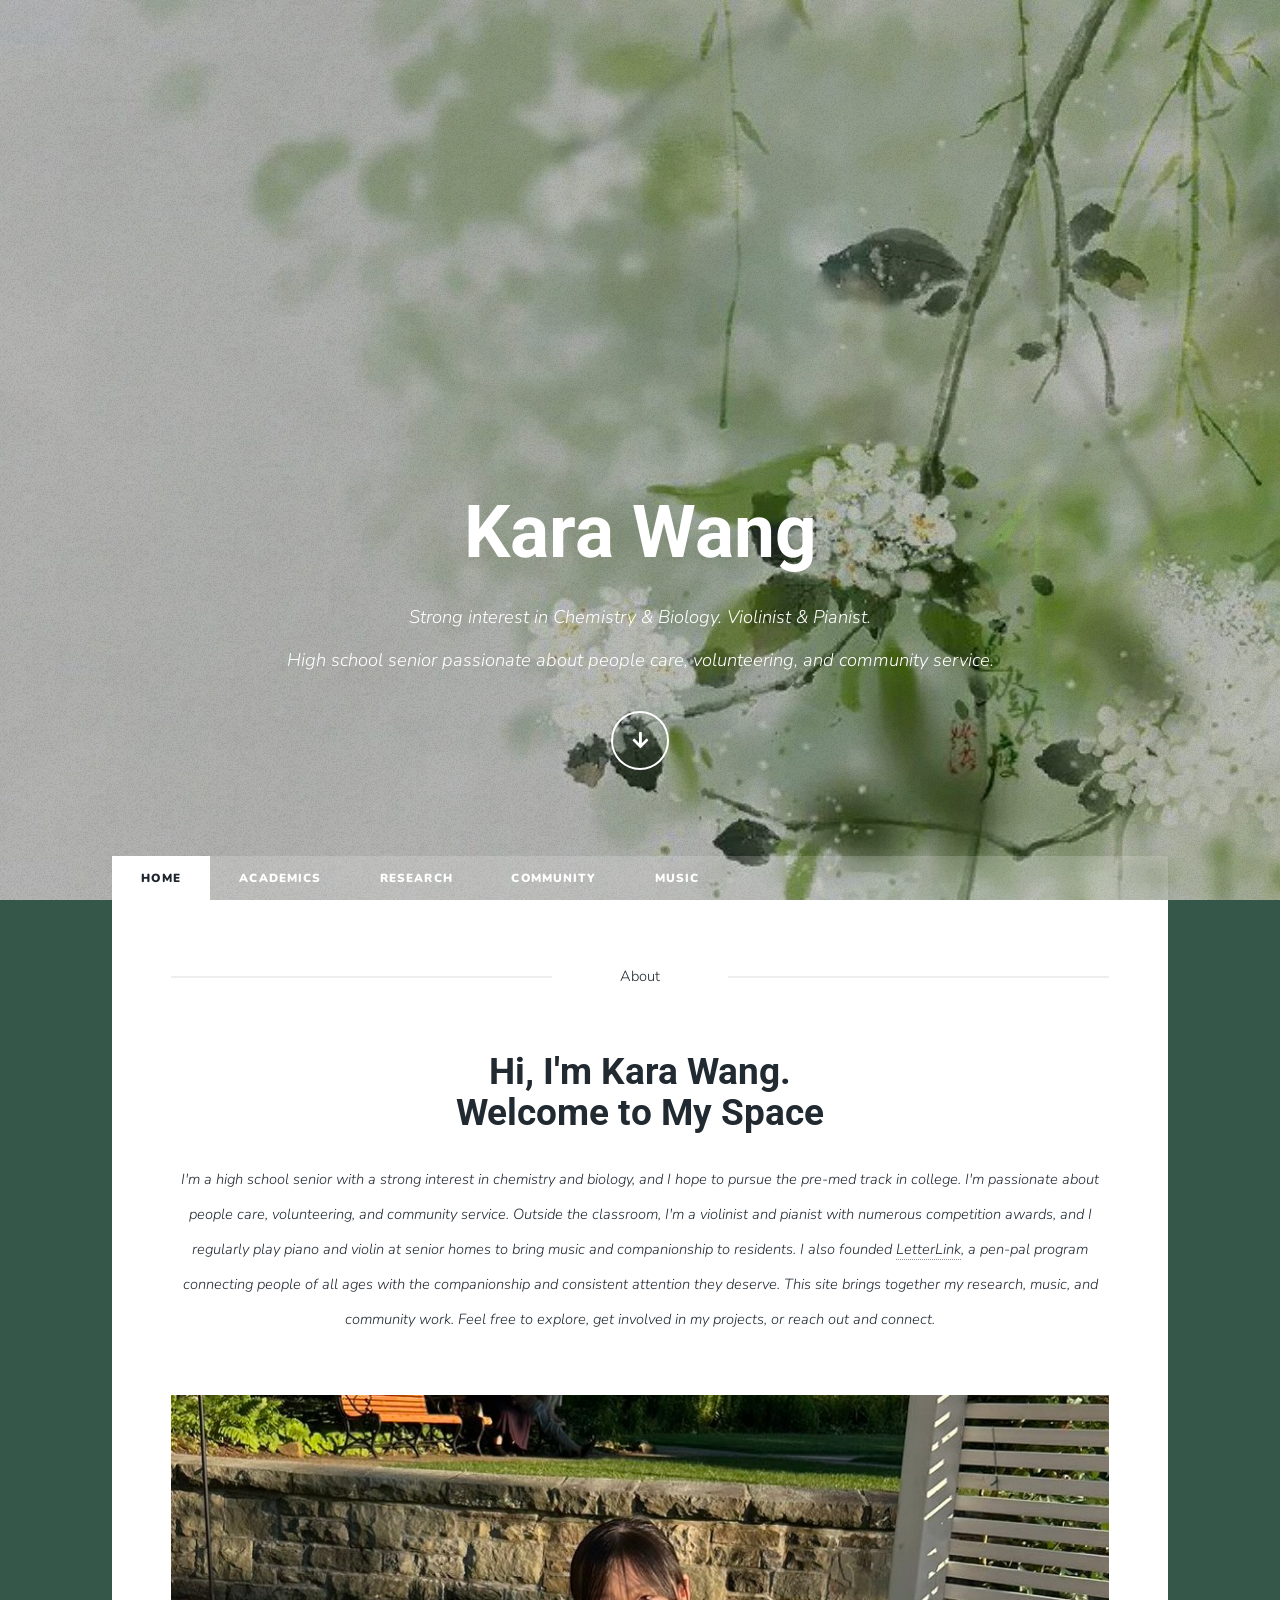
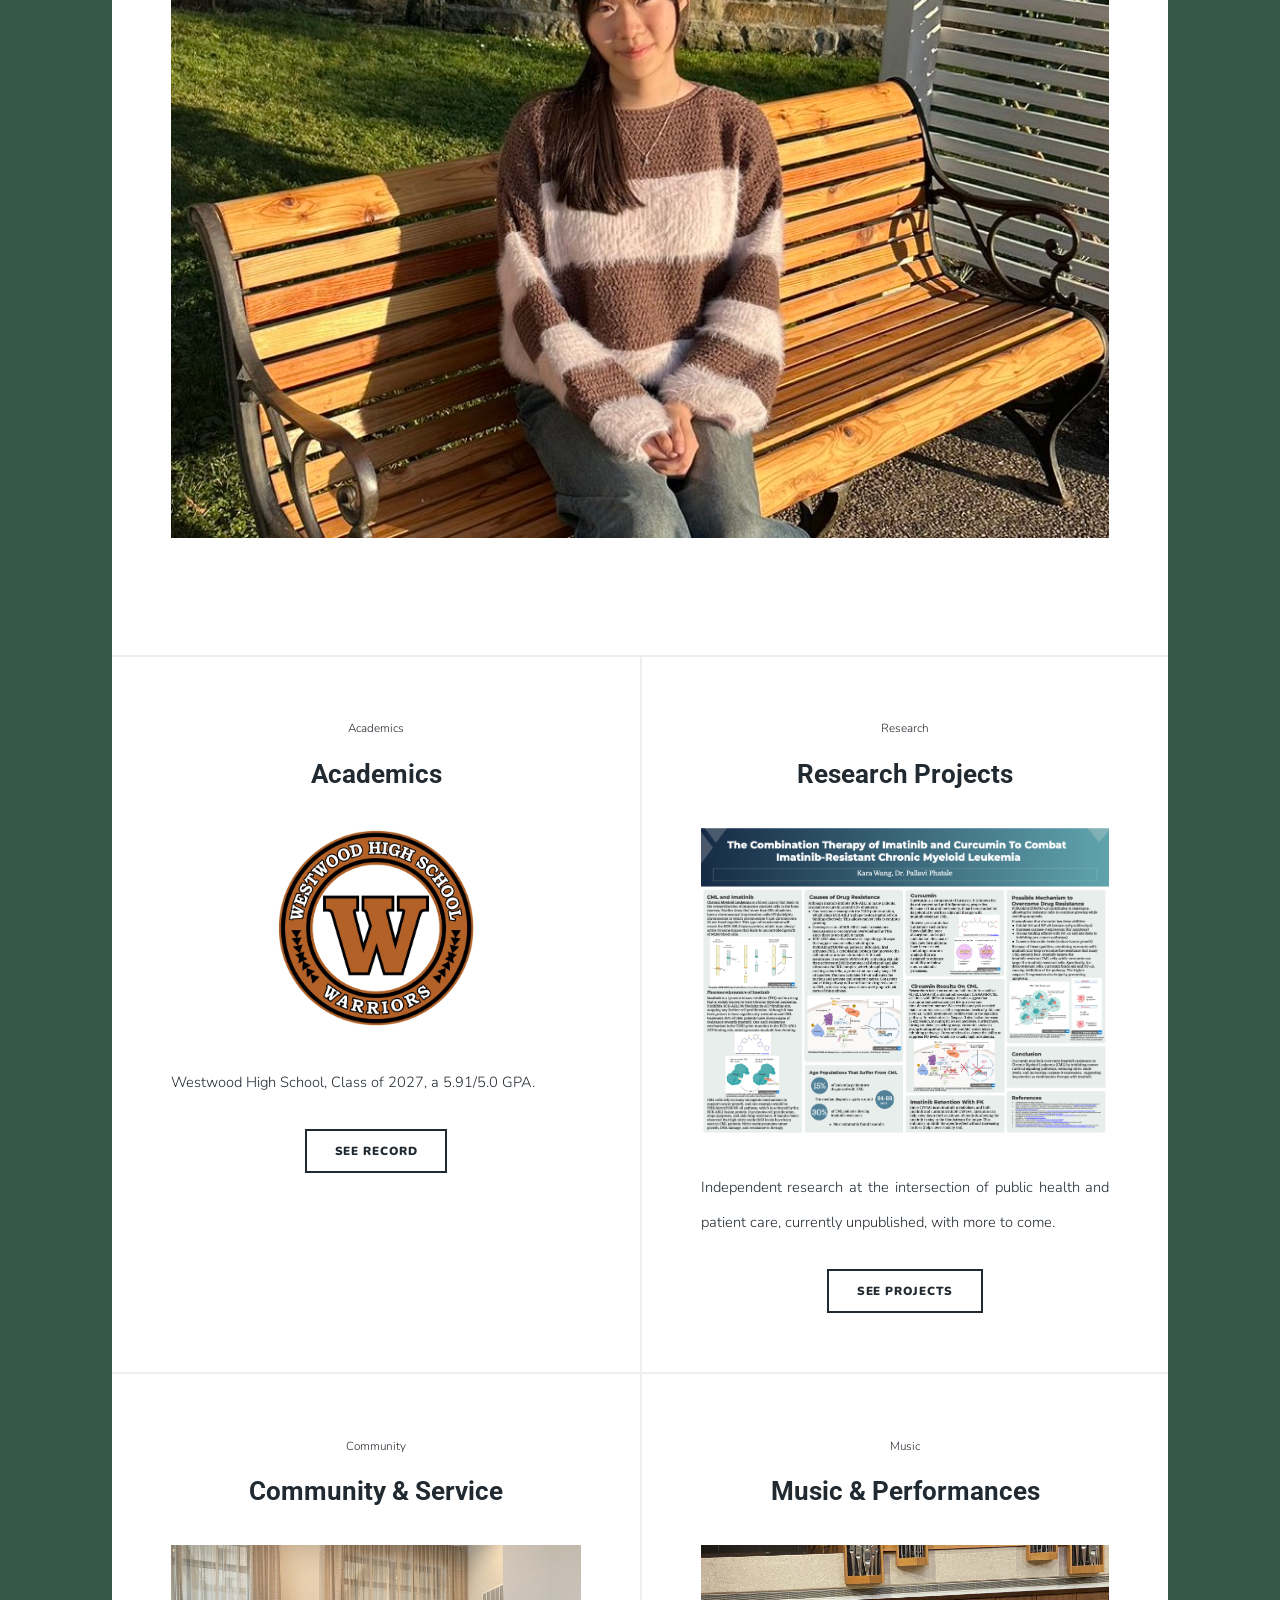
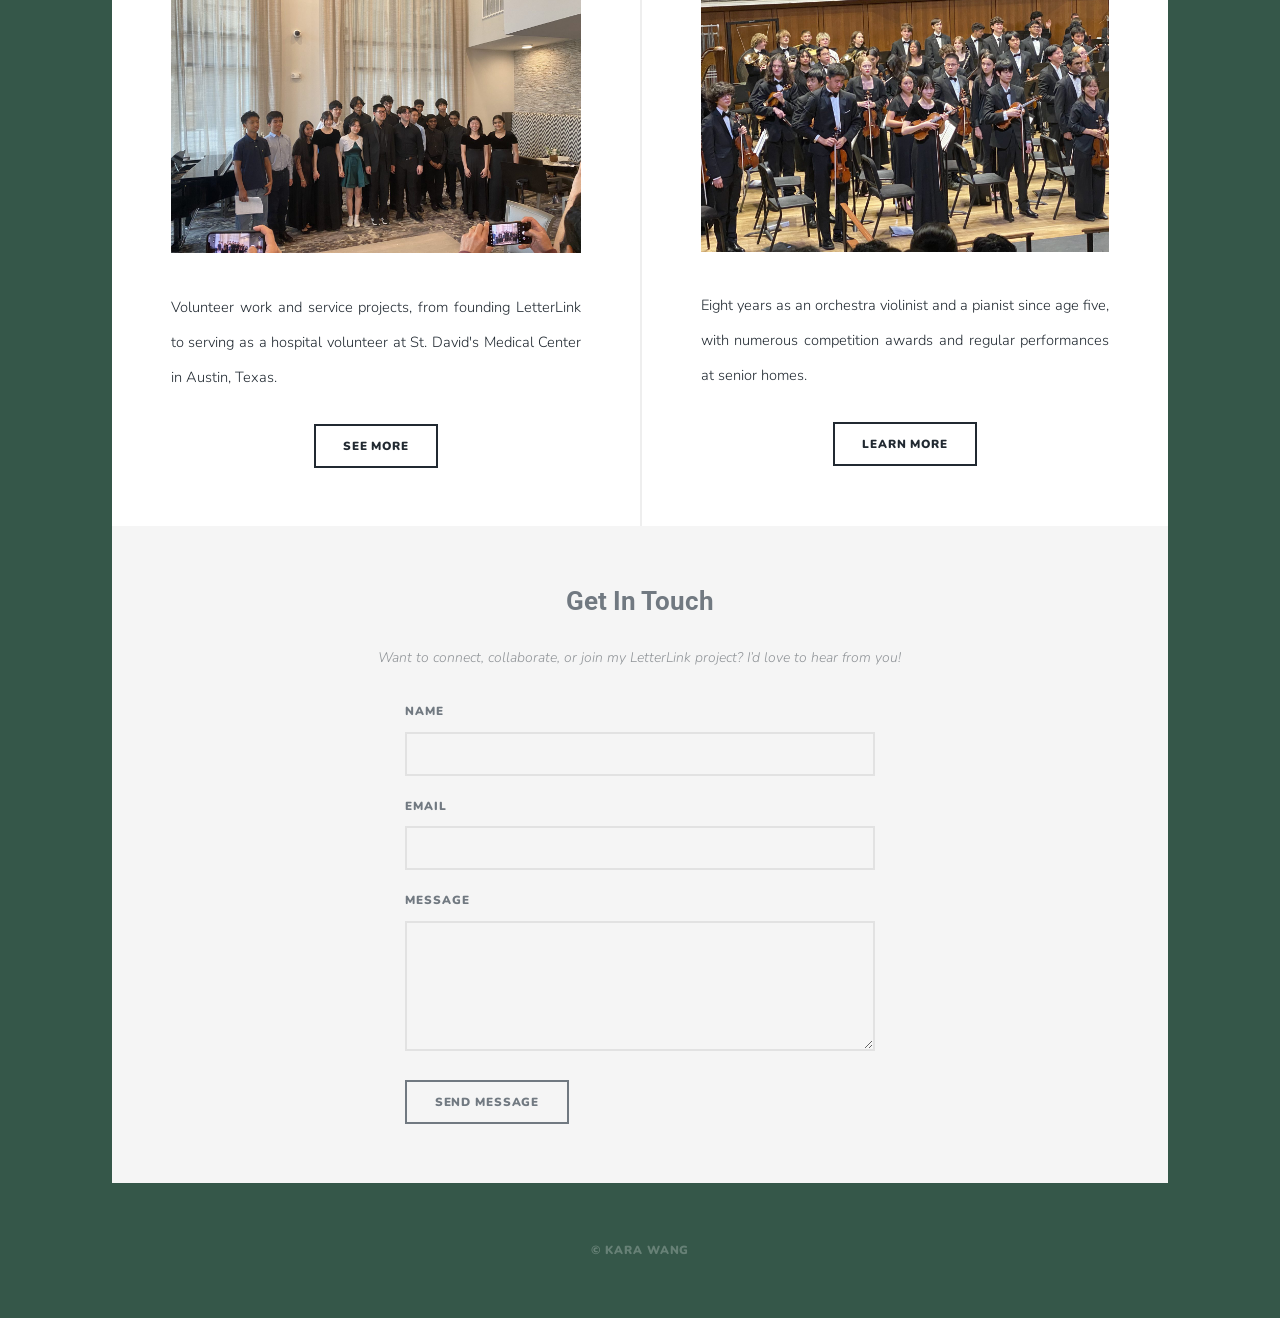
<file: index.html>
<!DOCTYPE HTML>
<!--
	Based on Massively by HTML5 UP (html5up.net/massively) | CCA 3.0 license
	Customized as a personal portfolio site.
-->
<html>
	<head>
		<title>Kara Wang&rsquo;s Research, Service &amp; Achievements</title>
		<meta charset="utf-8" />
		<meta name="viewport" content="width=device-width, initial-scale=1, user-scalable=no" />
		<meta property="og:title" content="Kara Wang&rsquo;s Research, Service &amp; Achievements" />
		<meta property="og:type" content="website" />
		<meta property="og:url" content="https://karaswang.github.io/" />
		<meta property="og:site_name" content="Kara Wang" />
		<link rel="icon" type="image/x-icon" href="favicon.ico" />
		<link rel="icon" type="image/png" sizes="32x32" href="favicon-32.png" />
		<link rel="apple-touch-icon" href="apple-touch-icon.png" />
		<link rel="stylesheet" href="assets/css/main.css" />
		<noscript><link rel="stylesheet" href="assets/css/noscript.css" /></noscript>
	</head>
	<body>

		<!-- Wrapper -->
			<div id="wrapper">

				<!-- Intro -->
					<div id="intro">
						<h1>Kara Wang</h1>
						<p>Strong interest in Chemistry &amp; Biology. Violinist &amp; Pianist.<br />
						High school senior passionate about people care, volunteering, and community service.</p>
						<ul class="actions">
							<li><a href="#header" class="button icon solid solo fa-arrow-down scrolly">Continue</a></li>
						</ul>
					</div>

				<!-- Header -->
					<header id="header">
						<a href="index.html" class="logo">Kara Wang</a>
					</header>

				<!-- Nav -->
					<nav id="nav">
						<ul class="links">
							<li class="active"><a href="index.html">Home</a></li>
							<li><a href="academics.html">Academics</a></li>
							<li><a href="research.html">Research</a></li>
							<li><a href="community.html">Community</a></li>
							<li><a href="music.html">Music</a></li>
						</ul>
					</nav>

				<!-- Main -->
					<div id="main">

						<!-- Featured Post -->
							<article class="post featured">
								<header class="major">
									<span class="date">About</span>
									<h2 class="hero-headline">Hi, I'm Kara Wang.<br />
									Welcome to My Space</h2>
									<p>I'm a high school senior with a strong interest in chemistry and biology,
									and I hope to pursue the pre-med track in college. I'm passionate about
									people care, volunteering, and community service. Outside the classroom, I'm
									a violinist and pianist with numerous competition awards, and I regularly
									play piano and violin at senior homes to bring music and companionship to
									residents. I also founded
									<a href="https://letterlinkproject.org" target="_blank" rel="noopener">LetterLink</a>,
									a pen-pal program connecting people of all ages with the companionship and
									consistent attention they deserve. This site brings together my research, music, and
									community work. Feel free to explore, get involved in my projects, or reach out
									and connect.</p>
								</header>
								<a href="#" class="image main"><img src="images/kara.jpg" alt="" /></a>
							</article>

						<!-- Posts -->
						<section class="posts">
							<article>
								<header>
									<span class="date">Academics</span>
									<h2><a href="academics.html">Academics</a></h2>
								</header>
								<a href="academics.html" class="image fit" style="max-width: 200px; margin: 2.5rem auto;"><img src="images/westwood.jpg" alt="" /></a>
								<p>Westwood High School, Class of 2027, a 5.91/5.0 GPA.</p>
								<ul class="actions special">
									<li><a href="academics.html" class="button">See Record</a></li>
								</ul>
							</article>
							<article>
								<header>
									<span class="date">Research</span>
									<h2><a href="research.html">Research Projects</a></h2>
								</header>
								<a href="research.html" class="image fit"><img src="images/cml-t.png" alt="" /></a>
								<p>Independent research at the intersection of public health and patient care, currently unpublished, with more to come.</p>
								<ul class="actions special">
									<li><a href="research.html" class="button">See Projects</a></li>
								</ul>
							</article>
							<article>
								<header>
									<span class="date">Community</span>
									<h2><a href="community.html">Community &amp; Service</a></h2>
								</header>
								<a href="community.html" class="image fit"><img src="images/community-5.jpg" alt="" /></a>
								<p>Volunteer work and service projects, from founding LetterLink to serving as a hospital volunteer at St. David's Medical Center in Austin, Texas.</p>
								<ul class="actions special">
									<li><a href="community.html" class="button">See More</a></li>
								</ul>
							</article>
							<article>
								<header>
									<span class="date">Music</span>
									<h2><a href="music.html">Music &amp; Performances</a></h2>
								</header>
								<a href="music.html" class="image fit"><img src="images/ayo.jpg" alt="" /></a>
								<p>Eight years as an orchestra violinist and a pianist since age five, with numerous competition awards and regular performances at senior homes.</p>
								<ul class="actions special">
									<li><a href="music.html" class="button">Learn More</a></li>
								</ul>
							</article>
						</section>

					</div>

				<!-- Footer -->
					<footer id="footer">
						<section>
							<header class="major">
								<h2>Get In Touch</h2>
								<p>Want to connect, collaborate, or join my LetterLink project? I&rsquo;d love to hear from you!</p>
							</header>
							<p id="contact-sent-notice" class="contact-sent-notice" style="display:none;">
								Thanks for reaching out! Your message has been sent.
							</p>
							<form method="post" action="https://formsubmit.co/kara.sy.wang@gmail.com">
								<input type="hidden" name="_subject" value="New message from karaswang.github.io contact form" />
								<input type="hidden" name="_template" value="table" />
								<input type="hidden" name="_captcha" value="false" />
								<input type="hidden" name="_next" value="?sent=1" />
								<input type="text" name="_honey" style="display:none" tabindex="-1" autocomplete="off" />
								<div class="fields">
									<div class="field">
										<label for="name">Name</label>
										<input type="text" name="name" id="name" />
									</div>
									<div class="field">
										<label for="email">Email</label>
										<input type="text" name="email" id="email" />
									</div>
									<div class="field">
										<label for="message">Message</label>
										<textarea name="message" id="message" rows="3"></textarea>
									</div>
								</div>
								<ul class="actions">
									<li><input type="submit" value="Send Message" /></li>
								</ul>
							</form>
						</section>
					</footer>

				<!-- Copyright -->
					<div id="copyright">
						<ul><li>&copy; Kara Wang</li></ul>
					</div>

			</div>

		<!-- Scripts -->
			<script src="assets/js/jquery.min.js"></script>
			<script src="assets/js/jquery.scrollex.min.js"></script>
			<script src="assets/js/jquery.scrolly.min.js"></script>
			<script src="assets/js/browser.min.js"></script>
			<script src="assets/js/breakpoints.min.js"></script>
			<script src="assets/js/util.js"></script>
			<script src="assets/js/main.js"></script>

	</body>
</html>
</file>
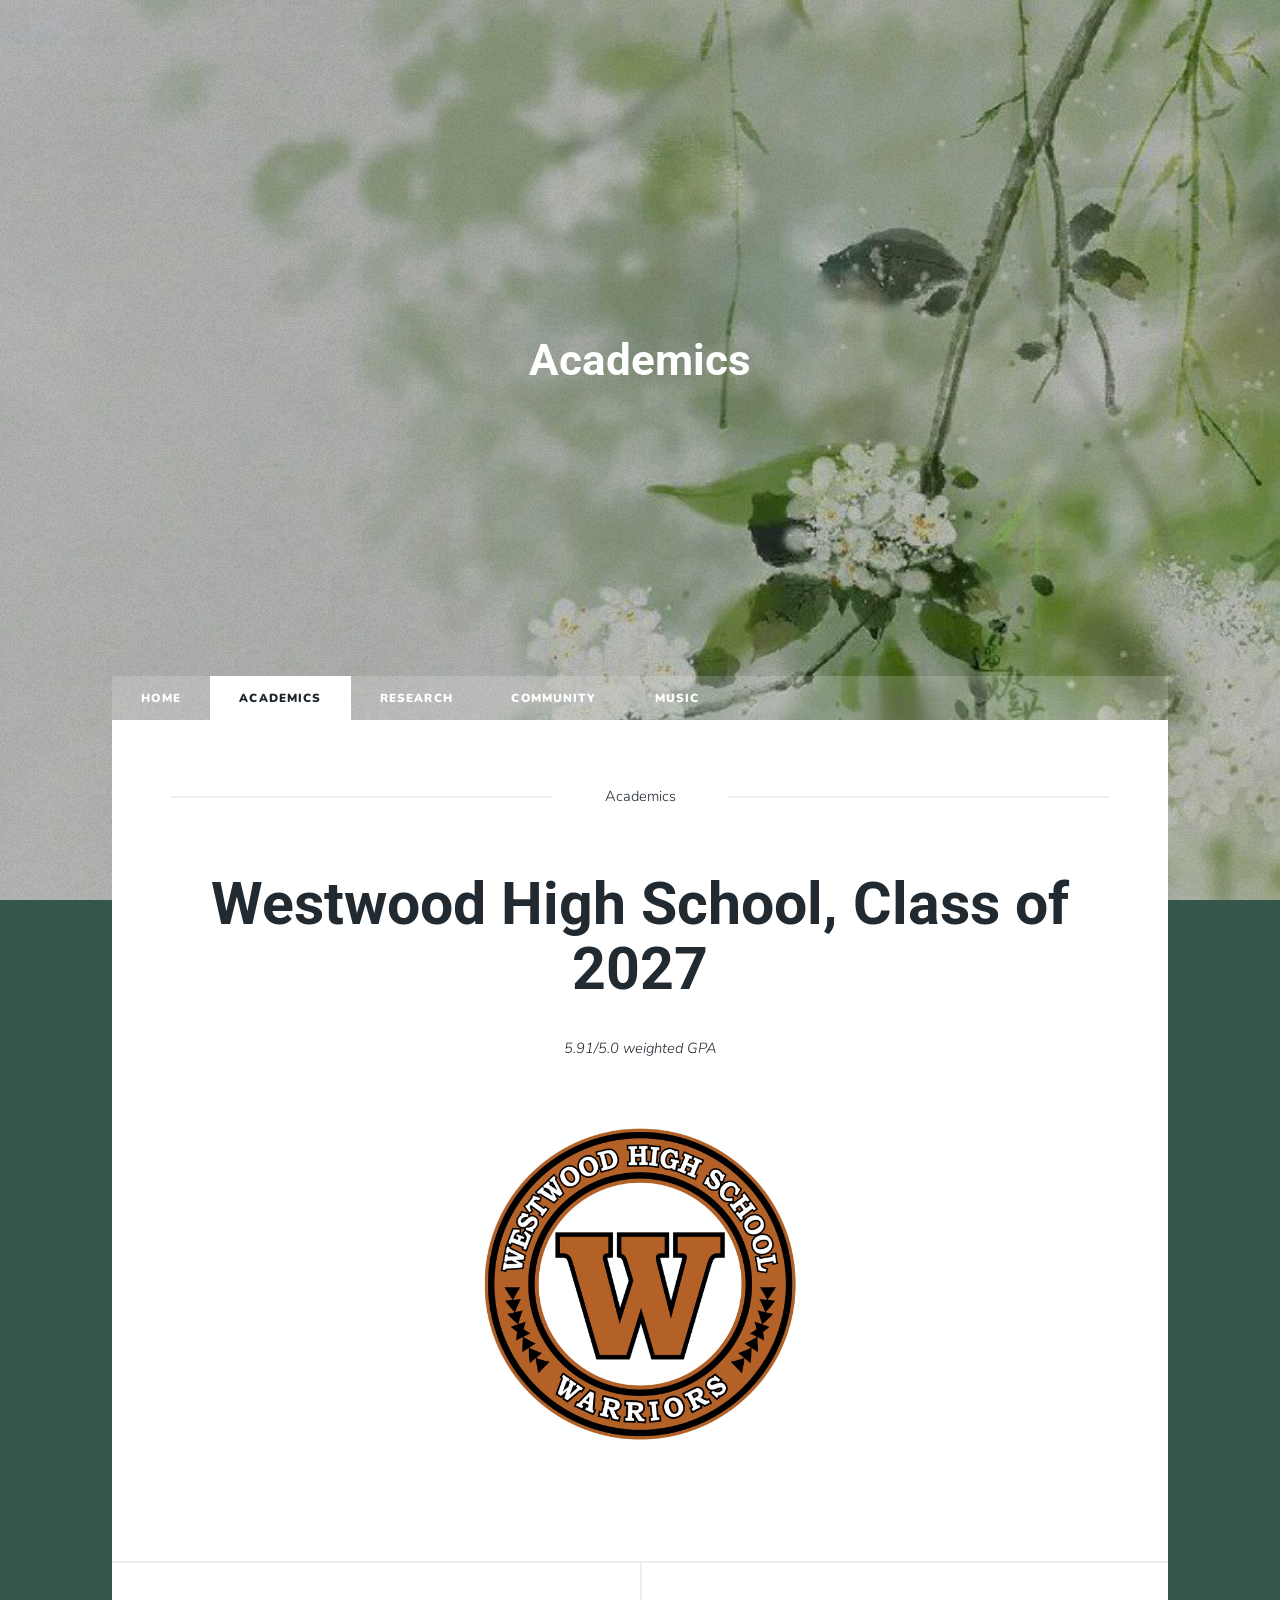
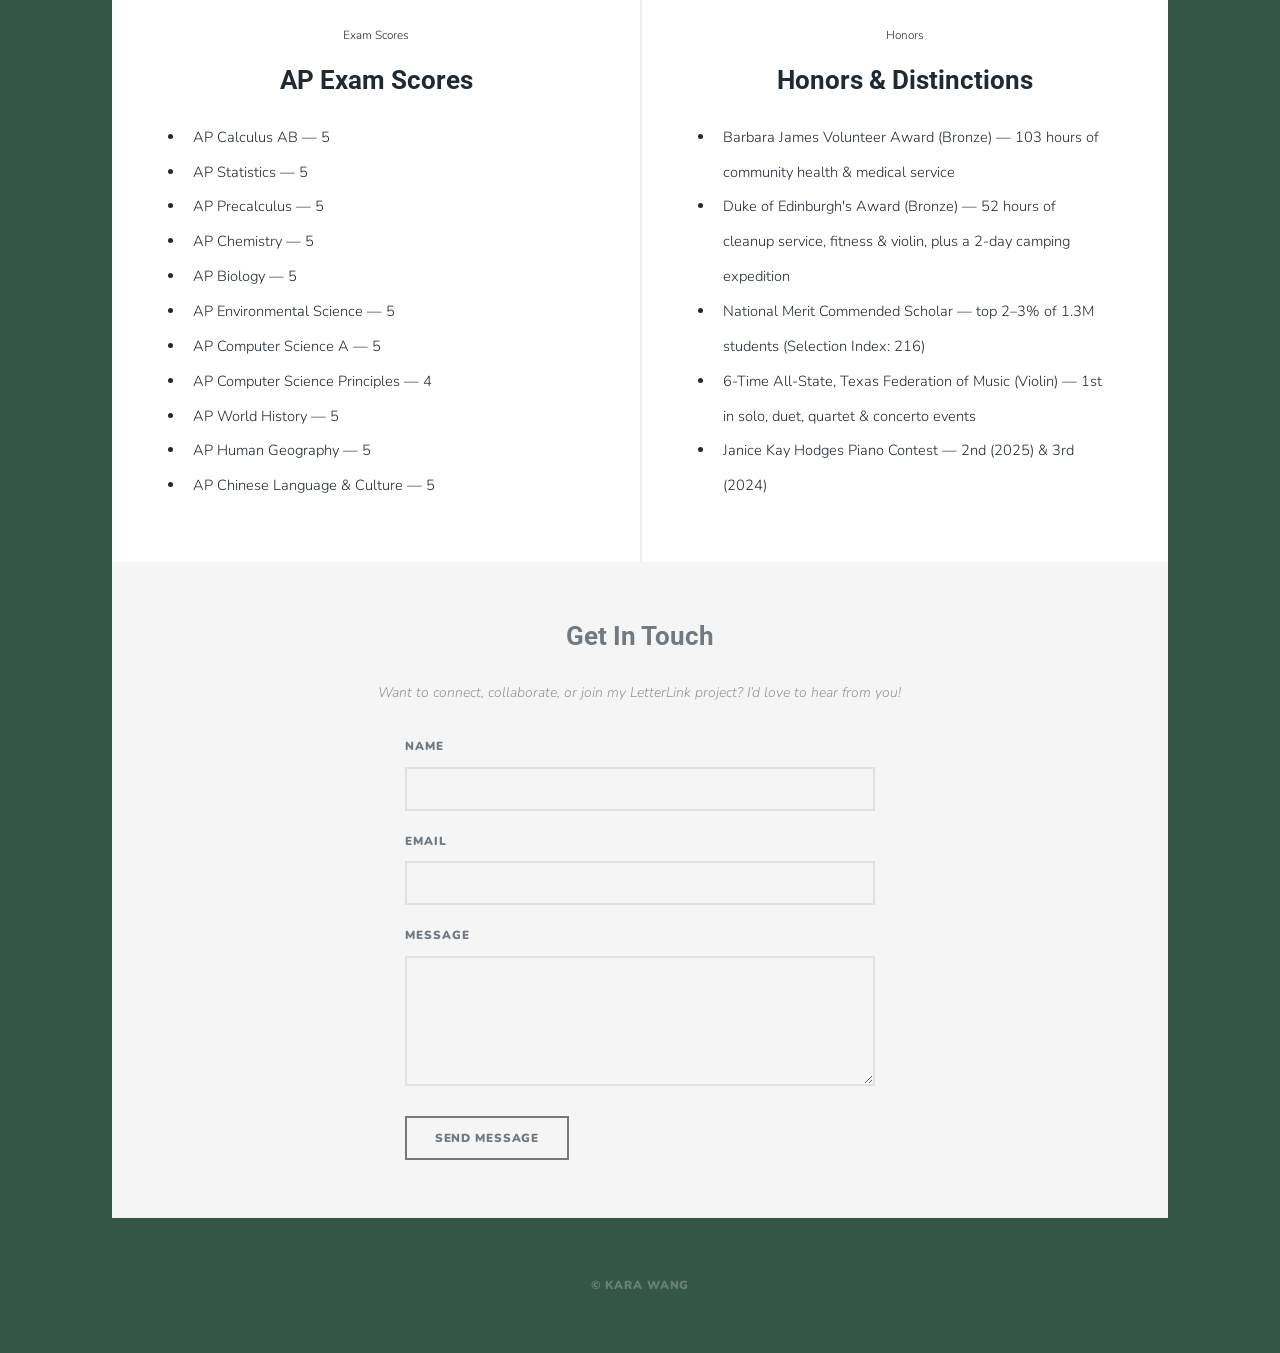
<file: academics.html>
<!DOCTYPE HTML>
<!--
	Based on Massively by HTML5 UP (html5up.net/massively) | CCA 3.0 license
-->
<html>
	<head>
		<title>Academics | Kara Wang</title>
		<meta charset="utf-8" />
		<meta name="viewport" content="width=device-width, initial-scale=1, user-scalable=no" />
		<link rel="icon" type="image/x-icon" href="favicon.ico" />
		<link rel="icon" type="image/png" sizes="32x32" href="favicon-32.png" />
		<link rel="apple-touch-icon" href="apple-touch-icon.png" />
		<link rel="stylesheet" href="assets/css/main.css" />
		<noscript><link rel="stylesheet" href="assets/css/noscript.css" /></noscript>
	</head>
	<body>

		<!-- Wrapper -->
			<div id="wrapper">

				<!-- Page Hero -->
					<div class="page-hero">
						<h1>Academics</h1>
					</div>

				<!-- Header -->
					<header id="header">
						<a href="index.html" class="logo">Kara Wang</a>
					</header>

				<!-- Nav -->
					<nav id="nav">
						<ul class="links">
							<li><a href="index.html">Home</a></li>
							<li class="active"><a href="academics.html">Academics</a></li>
							<li><a href="research.html">Research</a></li>
							<li><a href="community.html">Community</a></li>
							<li><a href="music.html">Music</a></li>
						</ul>
					</nav>

				<!-- Main -->
					<div id="main">

						<!-- Intro -->
							<article class="post featured">
								<header class="major">
									<span class="date">Academics</span>
									<h2>Westwood High School, Class of 2027</h2>
									<p>5.91/5.0 weighted GPA</p>
								</header>
								<a href="#" class="image main" style="max-width: 320px; margin: 4rem auto;"><img src="images/westwood.jpg" alt="" /></a>
							</article>

						<!-- Details -->
						<section class="posts">
							<article>
								<header>
									<span class="date">Exam Scores</span>
									<h2>AP Exam Scores</h2>
								</header>
								<ul style="text-align: left;">
									<li>AP Calculus AB &mdash; 5</li>
									<li>AP Statistics &mdash; 5</li>
									<li>AP Precalculus &mdash; 5</li>
									<li>AP Chemistry &mdash; 5</li>
									<li>AP Biology &mdash; 5</li>
									<li>AP Environmental Science &mdash; 5</li>
									<li>AP Computer Science A &mdash; 5</li>
									<li>AP Computer Science Principles &mdash; 4</li>
									<li>AP World History &mdash; 5</li>
									<li>AP Human Geography &mdash; 5</li>
									<li>AP Chinese Language &amp; Culture &mdash; 5</li>
								</ul>
							</article>
							<article>
								<header>
									<span class="date">Honors</span>
									<h2>Honors &amp; Distinctions</h2>
								</header>
								<ul style="text-align: left;">
									<li>Barbara James Volunteer Award (Bronze) &mdash; 103 hours of community health &amp; medical service</li>
									<li>Duke of Edinburgh's Award (Bronze) &mdash; 52 hours of cleanup service, fitness &amp; violin, plus a 2-day camping expedition</li>
									<li>National Merit Commended Scholar &mdash; top 2&ndash;3% of 1.3M students (Selection Index: 216)</li>
									<li>6-Time All-State, Texas Federation of Music (Violin) &mdash; 1st in solo, duet, quartet &amp; concerto events</li>
									<li>Janice Kay Hodges Piano Contest &mdash; 2nd (2025) &amp; 3rd (2024)</li>
								</ul>
							</article>
						</section>

					</div>

				<!-- Footer -->
					<footer id="footer">
						<section>
							<header class="major">
								<h2>Get In Touch</h2>
								<p>Want to connect, collaborate, or join my LetterLink project? I&rsquo;d love to hear from you!</p>
							</header>
							<p id="contact-sent-notice" class="contact-sent-notice" style="display:none;">
								Thanks for reaching out! Your message has been sent.
							</p>
							<form method="post" action="https://formsubmit.co/kara.sy.wang@gmail.com">
								<input type="hidden" name="_subject" value="New message from karaswang.github.io contact form" />
								<input type="hidden" name="_template" value="table" />
								<input type="hidden" name="_captcha" value="false" />
								<input type="hidden" name="_next" value="?sent=1" />
								<input type="text" name="_honey" style="display:none" tabindex="-1" autocomplete="off" />
								<div class="fields">
									<div class="field">
										<label for="name">Name</label>
										<input type="text" name="name" id="name" />
									</div>
									<div class="field">
										<label for="email">Email</label>
										<input type="text" name="email" id="email" />
									</div>
									<div class="field">
										<label for="message">Message</label>
										<textarea name="message" id="message" rows="3"></textarea>
									</div>
								</div>
								<ul class="actions">
									<li><input type="submit" value="Send Message" /></li>
								</ul>
							</form>
						</section>
					</footer>

				<!-- Copyright -->
					<div id="copyright">
						<ul><li>&copy; Kara Wang</li></ul>
					</div>

			</div>

		<!-- Scripts -->
			<script src="assets/js/jquery.min.js"></script>
			<script src="assets/js/jquery.scrollex.min.js"></script>
			<script src="assets/js/jquery.scrolly.min.js"></script>
			<script src="assets/js/browser.min.js"></script>
			<script src="assets/js/breakpoints.min.js"></script>
			<script src="assets/js/util.js"></script>
			<script src="assets/js/main.js"></script>

	</body>
</html>
</file>
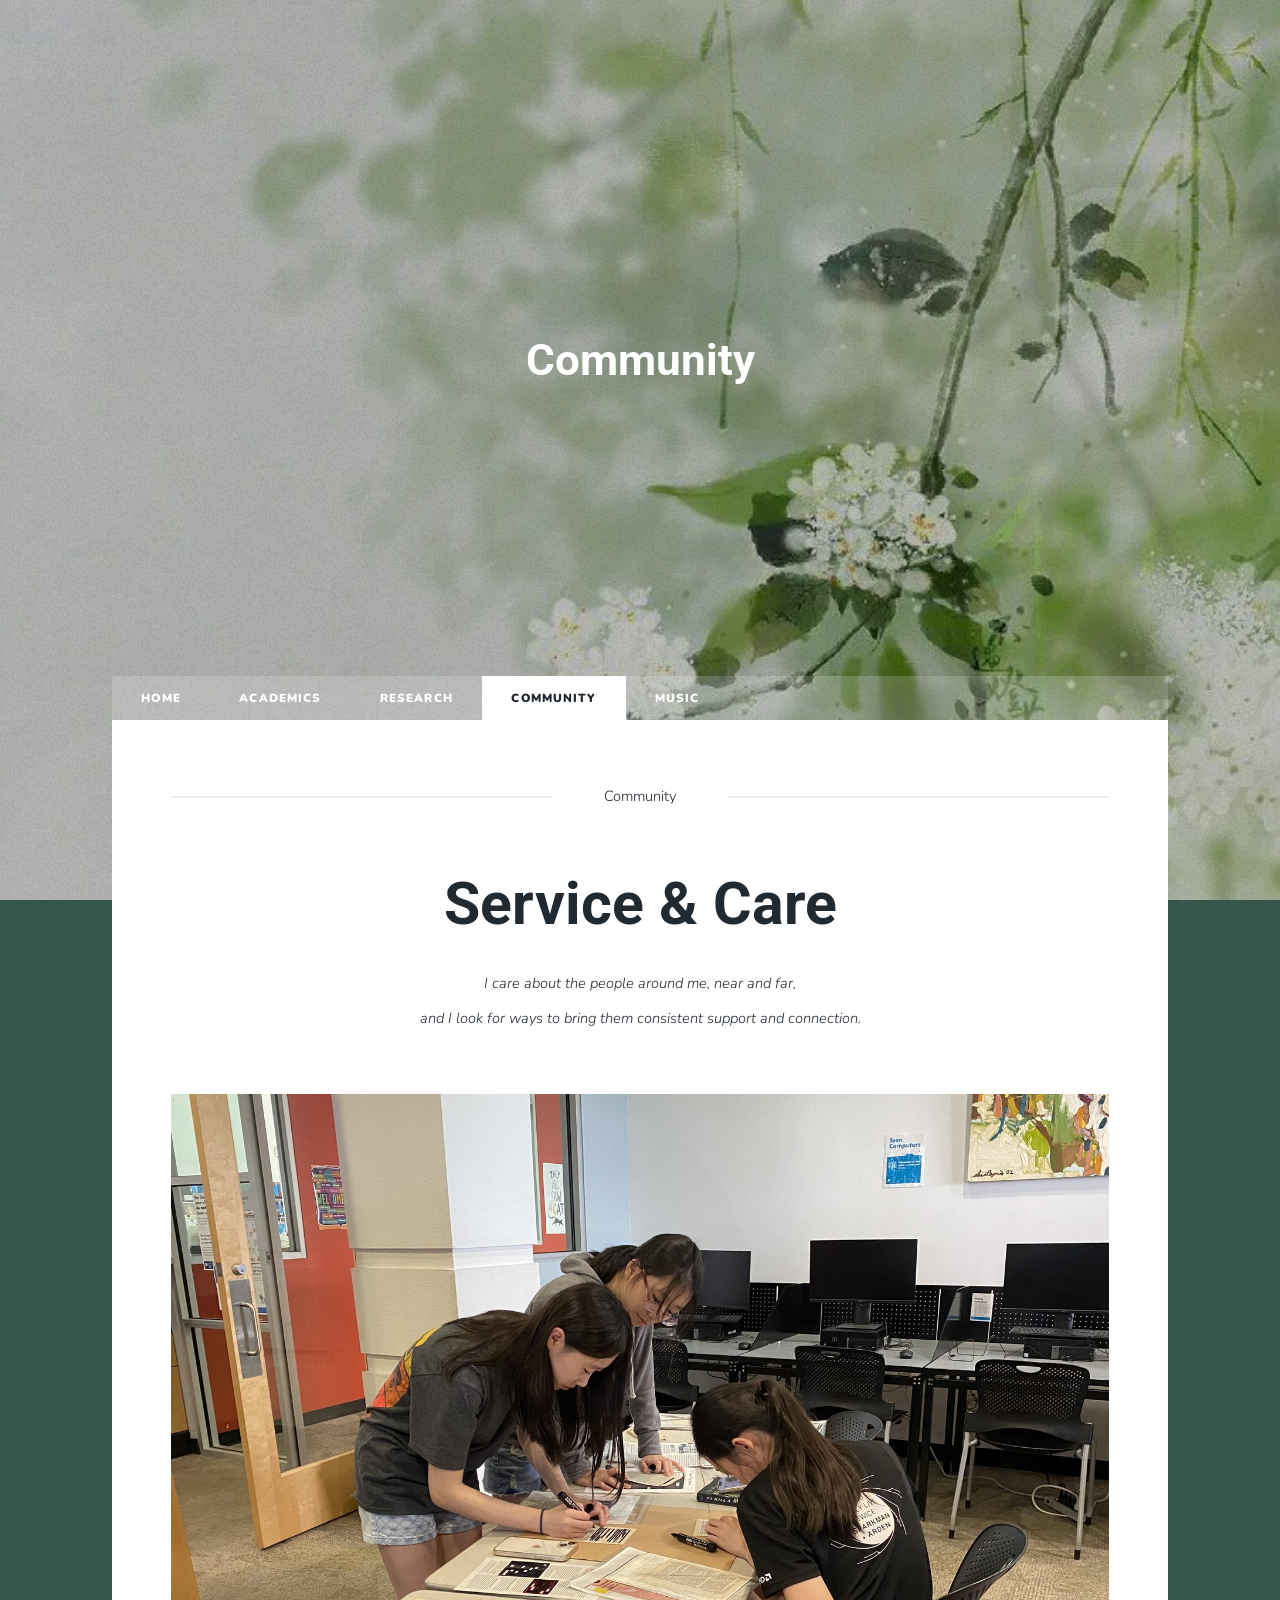
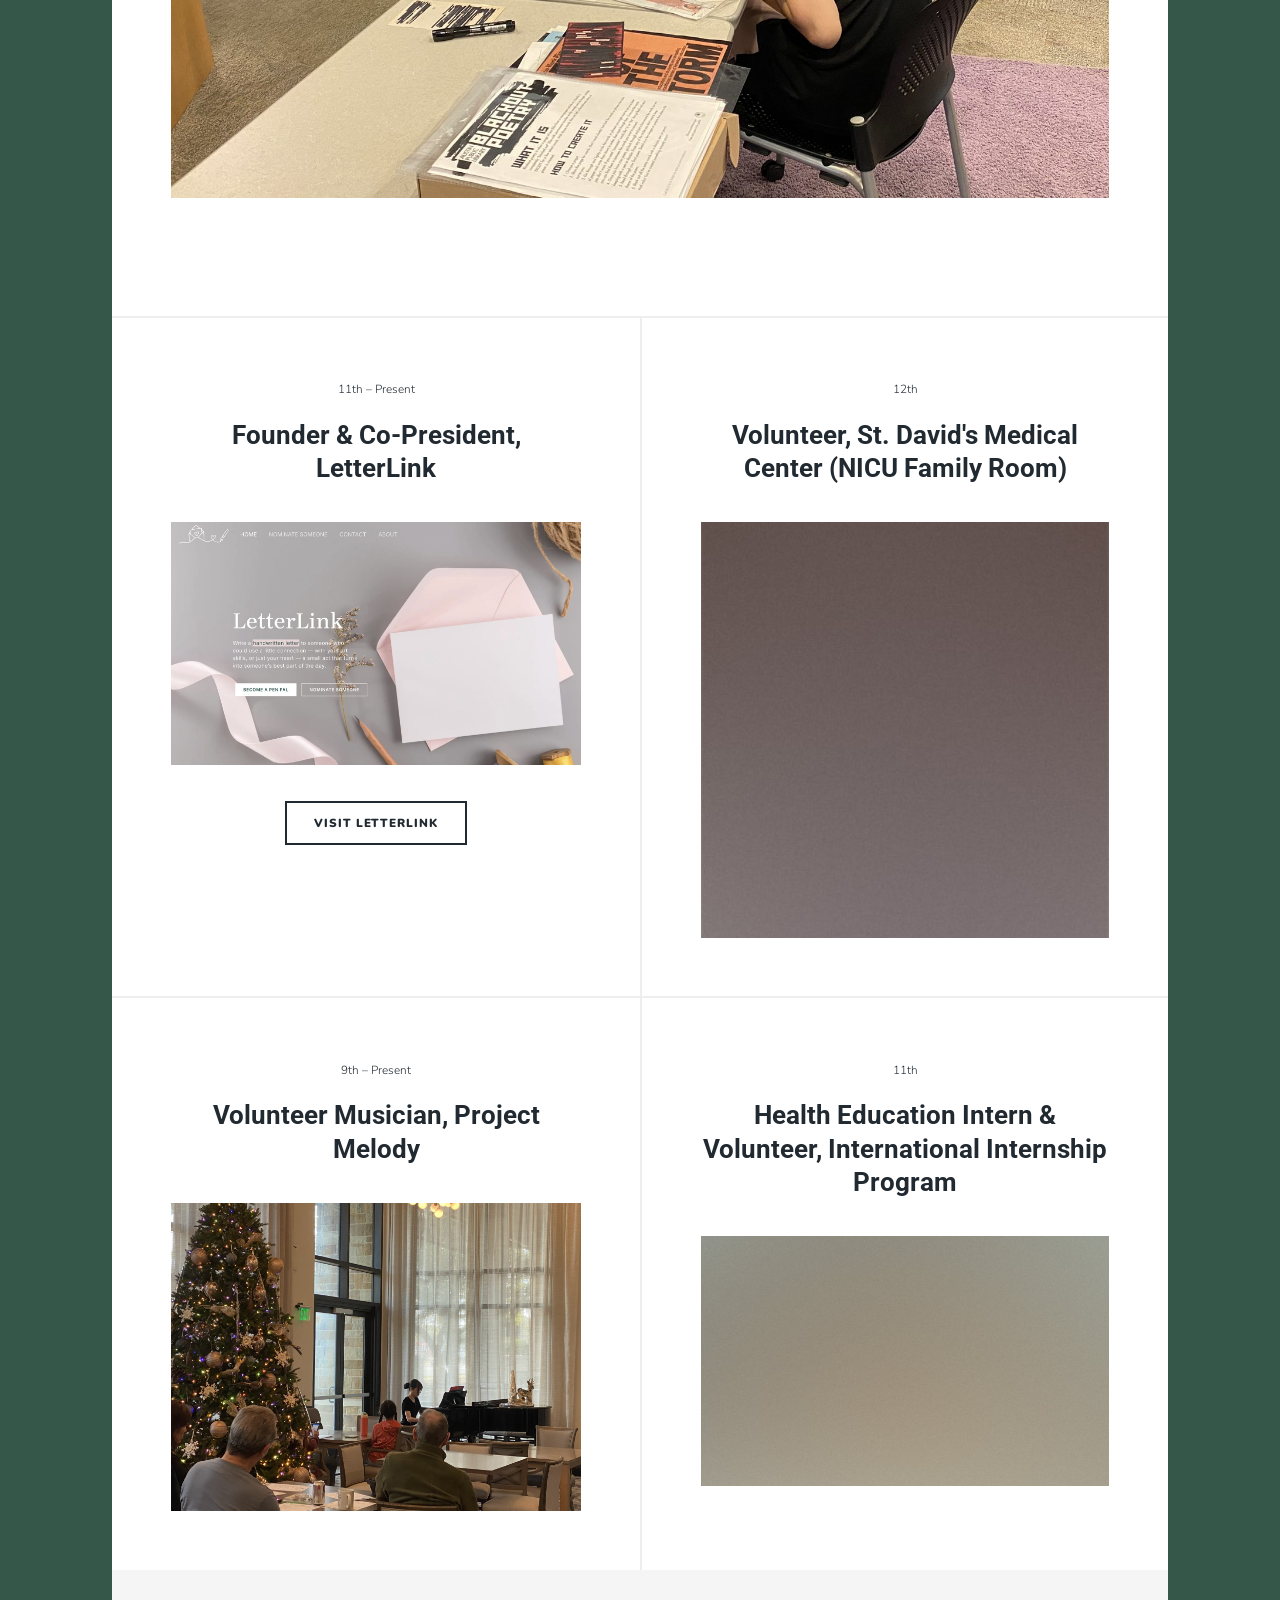
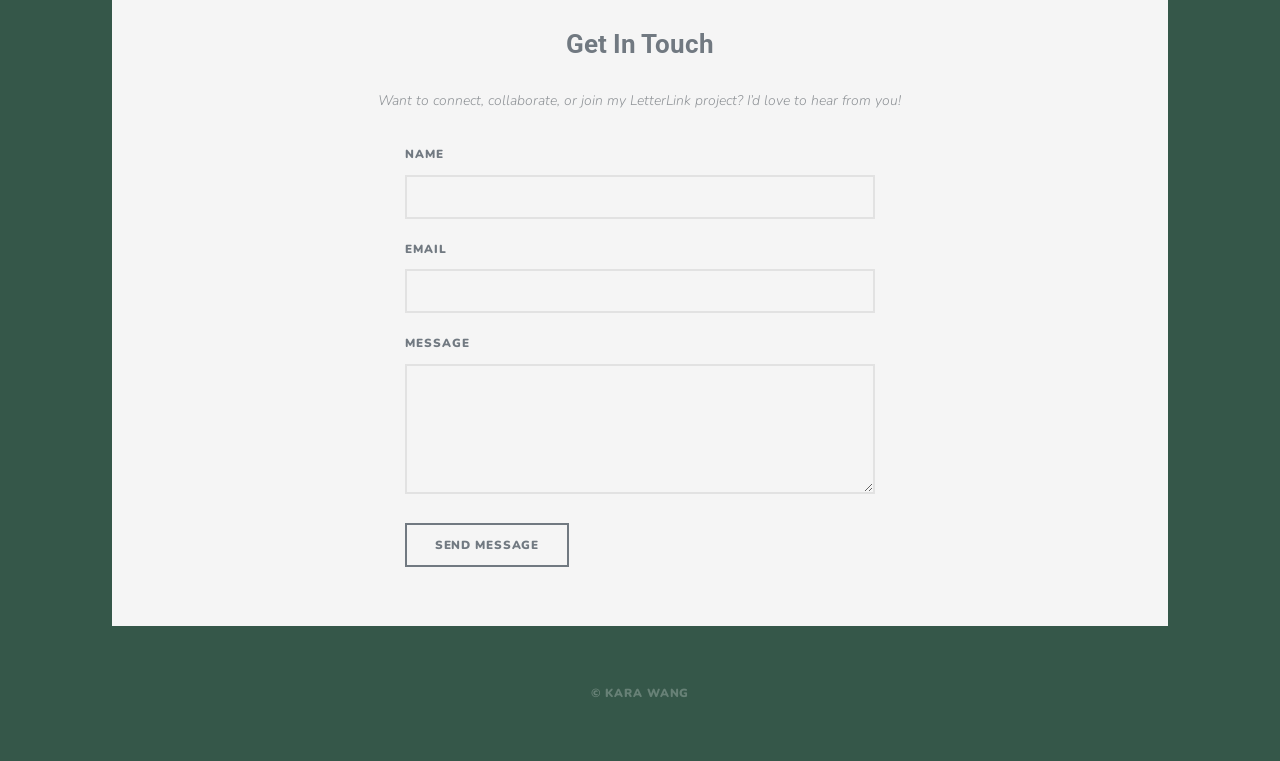
<file: community.html>
<!DOCTYPE HTML>
<!--
	Based on Massively by HTML5 UP (html5up.net/massively) | CCA 3.0 license
-->
<html>
	<head>
		<title>Community | Kara Wang</title>
		<meta charset="utf-8" />
		<meta name="viewport" content="width=device-width, initial-scale=1, user-scalable=no" />
		<link rel="icon" type="image/x-icon" href="favicon.ico" />
		<link rel="icon" type="image/png" sizes="32x32" href="favicon-32.png" />
		<link rel="apple-touch-icon" href="apple-touch-icon.png" />
		<link rel="stylesheet" href="assets/css/main.css" />
		<noscript><link rel="stylesheet" href="assets/css/noscript.css" /></noscript>
	</head>
	<body>

		<!-- Wrapper -->
			<div id="wrapper">

				<!-- Page Hero -->
					<div class="page-hero">
						<h1>Community</h1>
					</div>

				<!-- Header -->
					<header id="header">
						<a href="index.html" class="logo">Kara Wang</a>
					</header>

				<!-- Nav -->
					<nav id="nav">
						<ul class="links">
							<li><a href="index.html">Home</a></li>
							<li><a href="academics.html">Academics</a></li>
							<li><a href="research.html">Research</a></li>
							<li class="active"><a href="community.html">Community</a></li>
							<li><a href="music.html">Music</a></li>
						</ul>
					</nav>

				<!-- Main -->
					<div id="main">

						<!-- Intro -->
							<article class="post featured">
								<header class="major">
									<span class="date">Community</span>
									<h2>Service &amp; Care</h2>
									<p>I care about the people around me, near and far,<br />
									and I look for ways to bring them consistent support and connection.</p>
								</header>
								<a href="#" class="image main"><img src="images/community.jpg" alt="" /></a>
							</article>

						<!-- Projects -->
						<section class="posts">
							<article>
								<header>
									<span class="date">11th &ndash; Present</span>
									<h2>Founder &amp; Co-President, LetterLink</h2>
								</header>
								<a href="#" class="image fit"><img src="images/letterlink.jpg" alt="" /></a>
								<ul class="actions special">
									<li><a href="https://letterlinkproject.org" target="_blank" rel="noopener" class="button">Visit LetterLink</a></li>
								</ul>
							</article>
							<article>
								<header>
									<span class="date">12th</span>
									<h2>Volunteer, St. David's Medical Center (NICU Family Room)</h2>
								</header>
								<a href="#" class="image fit"><img src="images/pic09.jpg" alt="" /></a>
							</article>
							<article>
								<header>
									<span class="date">9th &ndash; Present</span>
									<h2>Volunteer Musician, Project Melody</h2>
								</header>
								<a href="#" class="image fit"><img src="images/community-4.jpg" alt="" /></a>
							</article>
							<article>
								<header>
									<span class="date">11th</span>
									<h2>Health Education Intern &amp; Volunteer, International Internship Program</h2>
								</header>
								<a href="#" class="image fit"><img src="images/pic02.jpg" alt="" /></a>
							</article>
						</section>

					</div>

				<!-- Footer -->
					<footer id="footer">
						<section>
							<header class="major">
								<h2>Get In Touch</h2>
								<p>Want to connect, collaborate, or join my LetterLink project? I&rsquo;d love to hear from you!</p>
							</header>
							<p id="contact-sent-notice" class="contact-sent-notice" style="display:none;">
								Thanks for reaching out! Your message has been sent.
							</p>
							<form method="post" action="https://formsubmit.co/kara.sy.wang@gmail.com">
								<input type="hidden" name="_subject" value="New message from karaswang.github.io contact form" />
								<input type="hidden" name="_template" value="table" />
								<input type="hidden" name="_captcha" value="false" />
								<input type="hidden" name="_next" value="?sent=1" />
								<input type="text" name="_honey" style="display:none" tabindex="-1" autocomplete="off" />
								<div class="fields">
									<div class="field">
										<label for="name">Name</label>
										<input type="text" name="name" id="name" />
									</div>
									<div class="field">
										<label for="email">Email</label>
										<input type="text" name="email" id="email" />
									</div>
									<div class="field">
										<label for="message">Message</label>
										<textarea name="message" id="message" rows="3"></textarea>
									</div>
								</div>
								<ul class="actions">
									<li><input type="submit" value="Send Message" /></li>
								</ul>
							</form>
						</section>
					</footer>

				<!-- Copyright -->
					<div id="copyright">
						<ul><li>&copy; Kara Wang</li></ul>
					</div>

			</div>

		<!-- Scripts -->
			<script src="assets/js/jquery.min.js"></script>
			<script src="assets/js/jquery.scrollex.min.js"></script>
			<script src="assets/js/jquery.scrolly.min.js"></script>
			<script src="assets/js/browser.min.js"></script>
			<script src="assets/js/breakpoints.min.js"></script>
			<script src="assets/js/util.js"></script>
			<script src="assets/js/main.js"></script>

	</body>
</html>
</file>
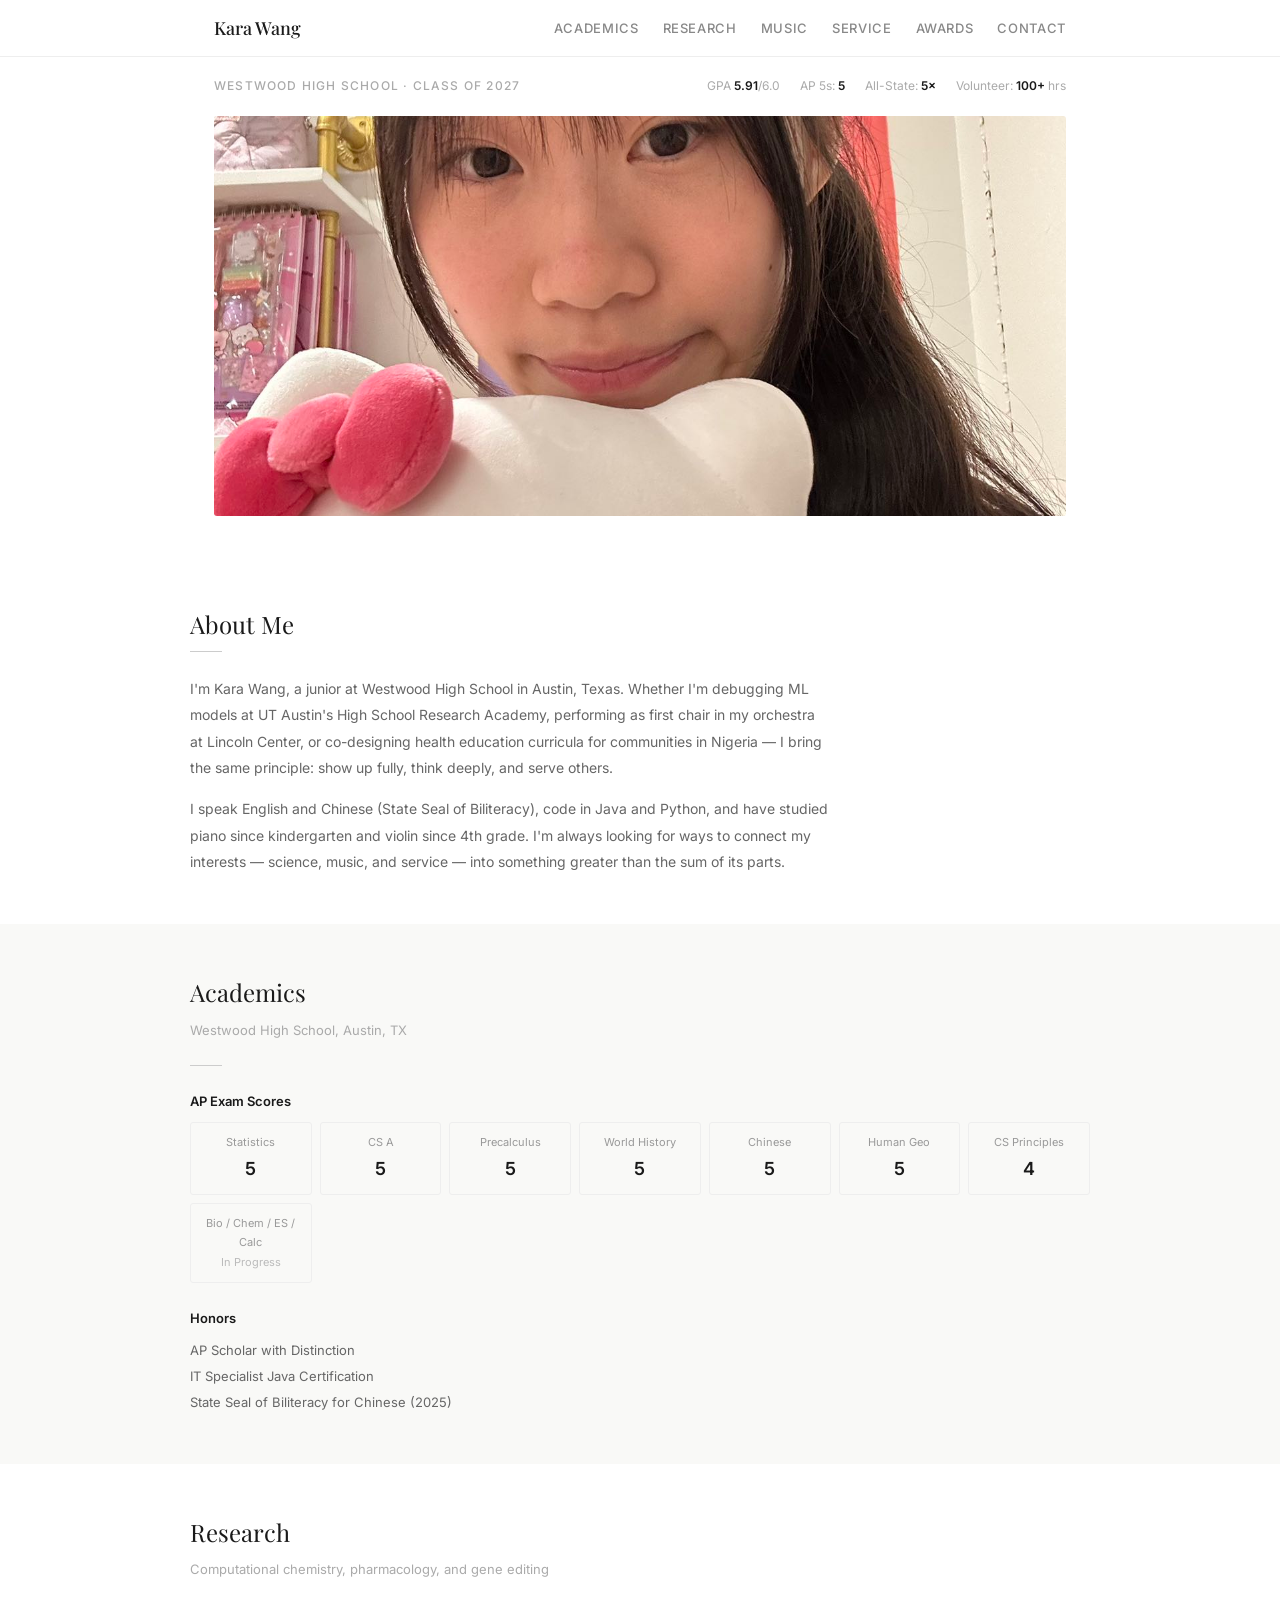
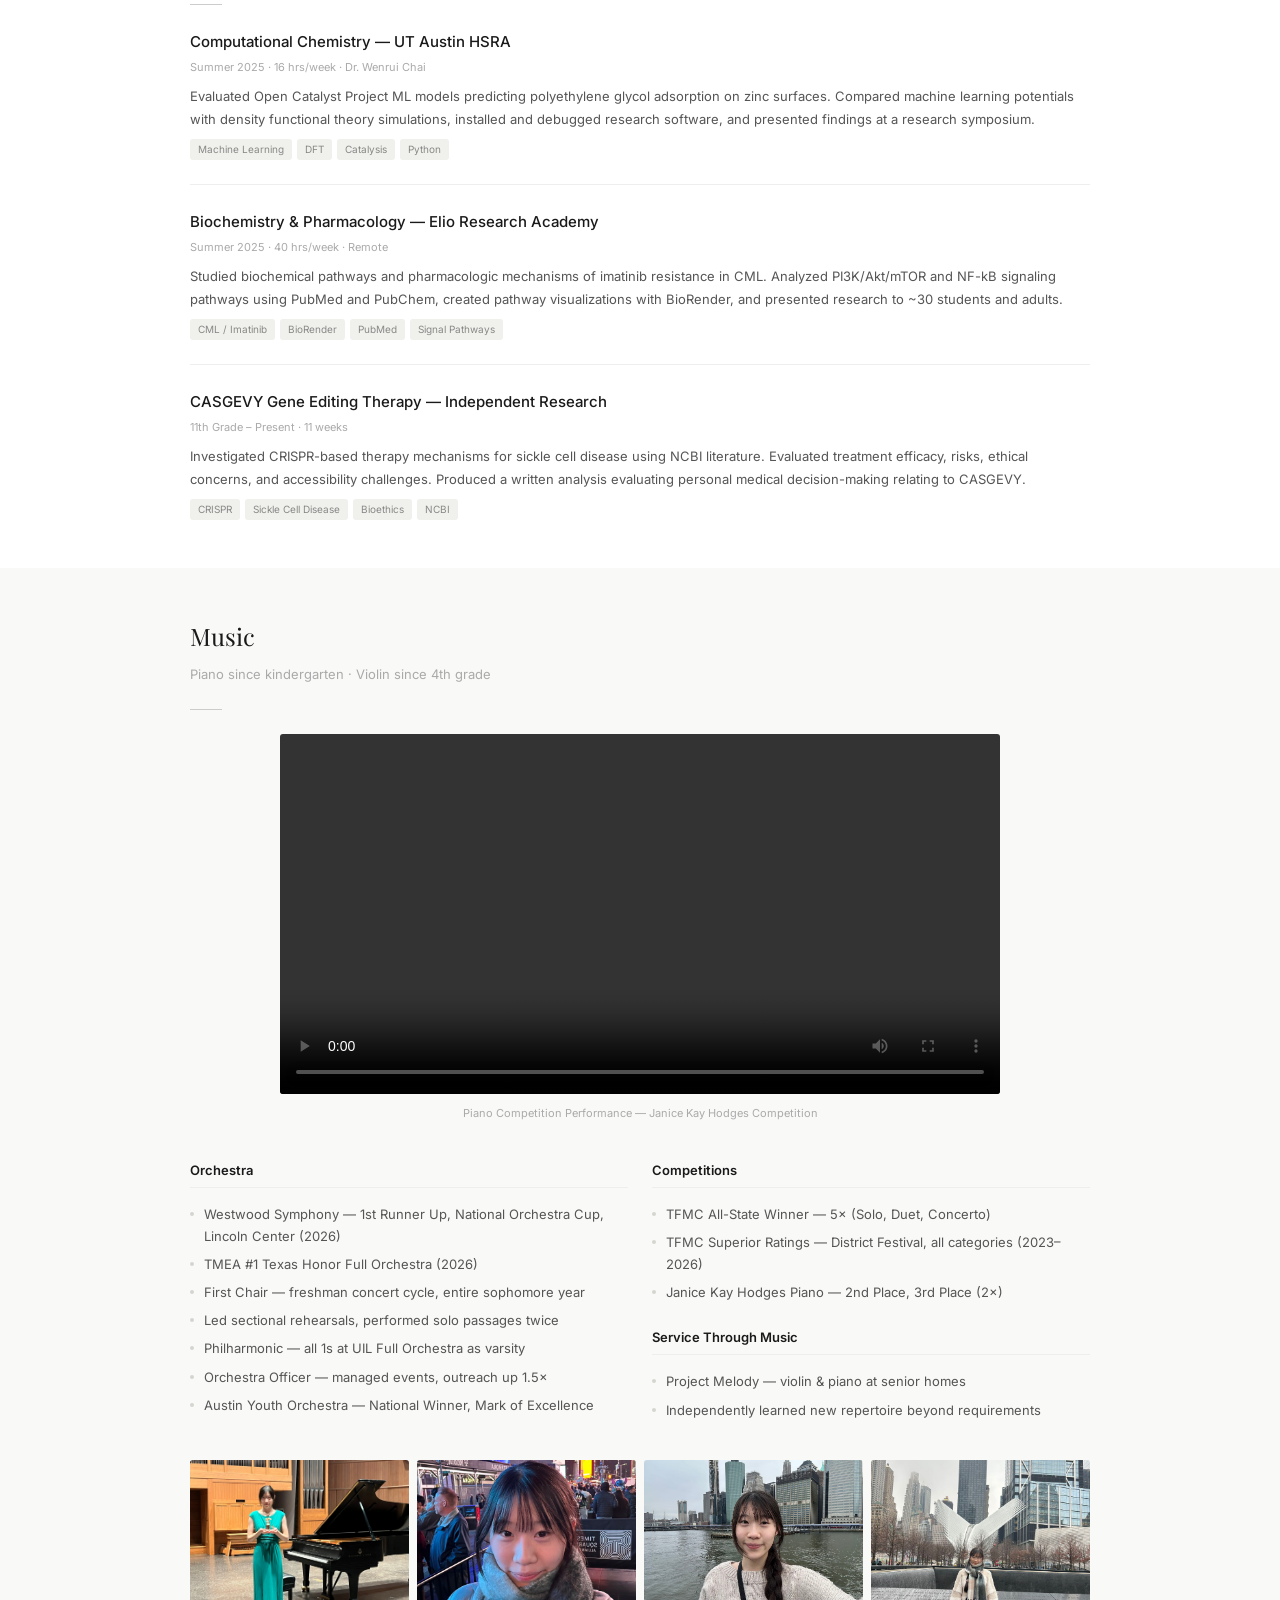
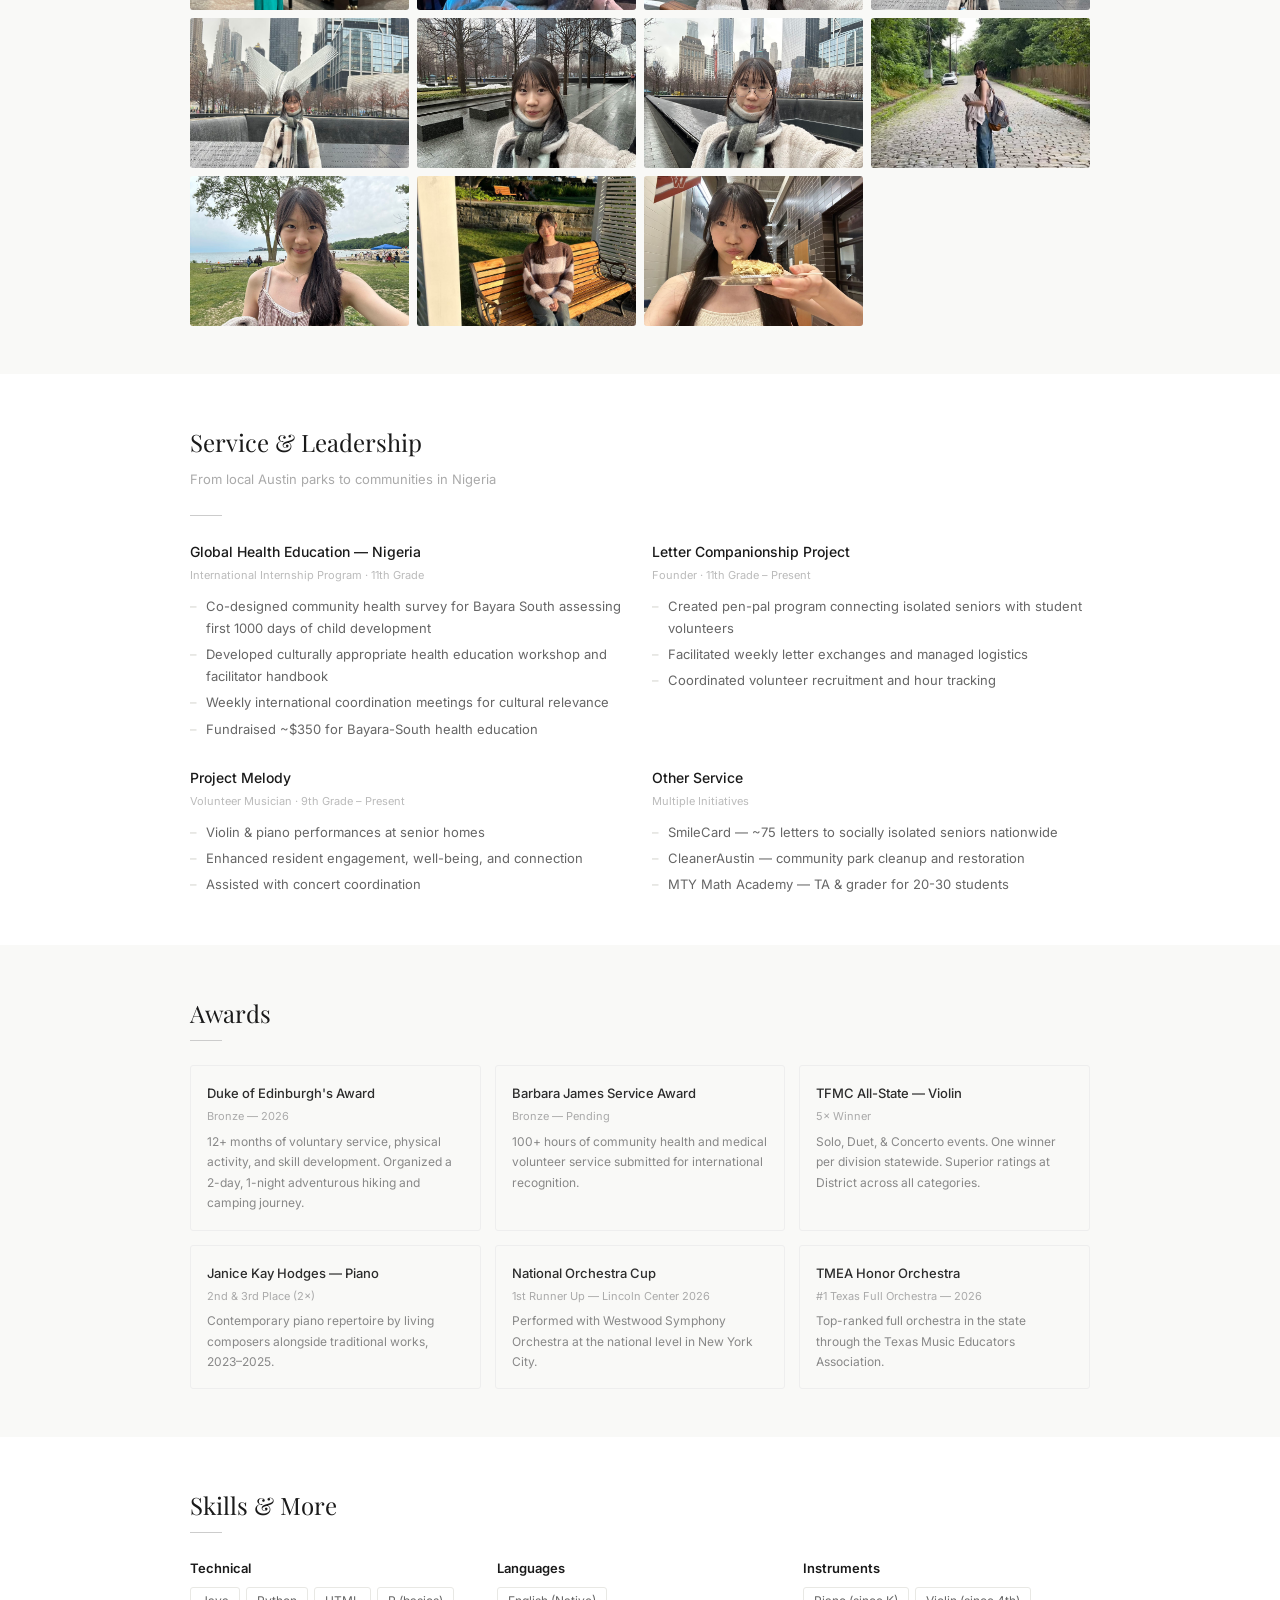
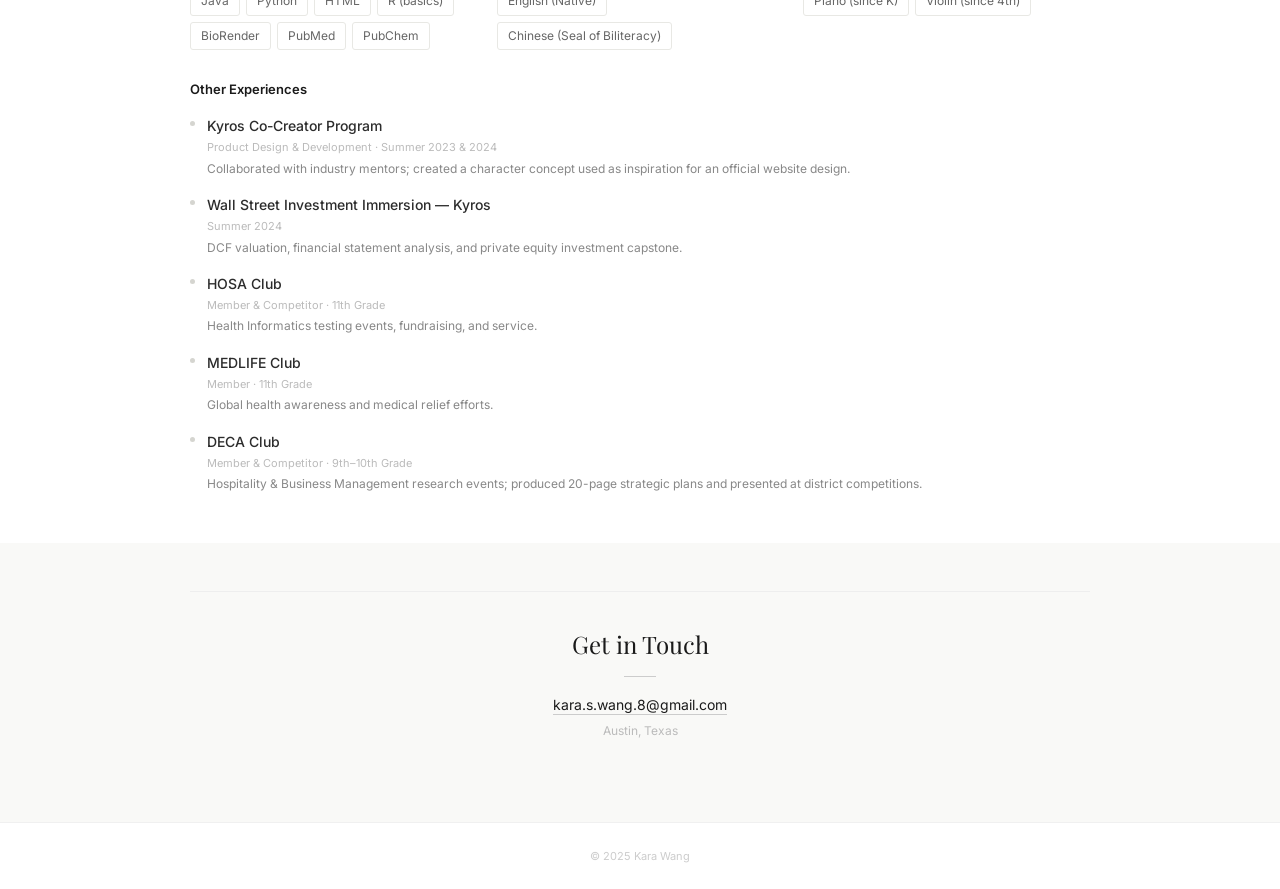
<file: index1.html>
<!DOCTYPE html>
<html lang="en">
<head>
    <meta charset="UTF-8">
    <meta name="viewport" content="width=device-width, initial-scale=1.0">
    <title>Kara Wang</title>
    <link href="https://fonts.googleapis.com/css2?family=Playfair+Display:ital,wght@0,400;0,500;0,600;1,400&family=Inter:wght@300;400;500;600&display=swap" rel="stylesheet">
    <style>
        * { margin: 0; padding: 0; box-sizing: border-box; }
        html { scroll-behavior: smooth; }
        body {
            font-family: 'Inter', -apple-system, sans-serif;
            color: #2c2c2c;
            background: #ffffff;
            line-height: 1.7;
            font-size: 15px;
        }
        nav {
            position: fixed; top: 0; left: 0; right: 0; z-index: 50;
            background: rgba(255,255,255,0.95);
            border-bottom: 1px solid #eee;
            backdrop-filter: blur(8px);
        }
        nav .inner {
            max-width: 900px; margin: 0 auto;
            padding: 0 24px;
            height: 56px;
            display: flex; align-items: center; justify-content: space-between;
        }
        nav a.name {
            font-family: 'Playfair Display', serif;
            font-size: 18px; color: #1a1a1a;
            text-decoration: none; font-weight: 500;
        }
        nav .links { display: flex; gap: 24px; }
        nav .links a {
            font-size: 13px; color: #888; text-decoration: none;
            text-transform: uppercase; letter-spacing: 0.05em;
            font-weight: 500;
        }
        nav .links a:hover { color: #1a1a1a; }

        .top-bar {
            padding: 76px 24px 20px;
            max-width: 900px; margin: 0 auto;
            display: flex; align-items: center; justify-content: space-between;
            flex-wrap: wrap; gap: 12px;
        }
        .top-bar .tagline {
            font-size: 12px; color: #aaa;
            letter-spacing: 0.1em; text-transform: uppercase;
            font-weight: 500;
        }
        .top-bar .stats {
            display: flex; gap: 20px; font-size: 12px; color: #aaa;
        }
        .top-bar .stats strong { color: #1a1a1a; font-weight: 600; }

        .photo-section {
            max-width: 900px; margin: 0 auto; padding: 0 24px 32px;
        }
        .photo-section img {
            width: 100%; max-height: 400px; object-fit: cover;
            border-radius: 3px;
        }

        section { padding: 48px 24px; }
        section .container { max-width: 900px; margin: 0 auto; }
        section.alt { background: #f9f9f7; }

        h2 {
            font-family: 'Playfair Display', serif;
            font-size: 24px; font-weight: 400;
            color: #1a1a1a; margin-bottom: 6px;
        }
        h2 + .section-sub {
            font-size: 13px; color: #aaa; margin-bottom: 24px;
        }
        .divider {
            width: 32px; height: 1px; background: #ccc;
            margin-bottom: 24px;
        }

        .ap-grid {
            display: grid; grid-template-columns: repeat(auto-fill, minmax(120px, 1fr));
            gap: 8px;
        }
        .ap-item {
            padding: 10px 8px; border: 1px solid #eee;
            border-radius: 3px; text-align: center;
        }
        .ap-item .name { font-size: 11px; color: #999; margin-bottom: 2px; }
        .ap-item .score { font-size: 18px; font-weight: 600; color: #1a1a1a; }
        .ap-item.pending .score { color: #bbb; font-size: 11px; font-weight: 400; }

        .research-list { display: flex; flex-direction: column; gap: 24px; }
        .research-item { padding-bottom: 24px; border-bottom: 1px solid #eee; }
        .research-item:last-child { border-bottom: none; padding-bottom: 0; }
        .research-item h3 { font-size: 15px; font-weight: 500; color: #1a1a1a; margin-bottom: 3px; }
        .research-item .meta { font-size: 11px; color: #aaa; margin-bottom: 8px; }
        .research-item p { font-size: 13px; color: #555; line-height: 1.8; }
        .research-item .tags { margin-top: 8px; display: flex; flex-wrap: wrap; gap: 5px; }
        .research-item .tags span {
            font-size: 10px; padding: 2px 8px; background: #f0f0ec;
            border-radius: 3px; color: #888;
        }

        .video-wrap {
            max-width: 720px; margin: 0 auto 10px;
            border-radius: 3px; overflow: hidden;
            background: #f5f5f0;
        }
        .video-wrap video { width: 100%; display: block; }
        .video-caption { text-align: center; font-size: 11px; color: #aaa; margin-bottom: 36px; }

        .music-achievements { display: grid; grid-template-columns: 1fr 1fr; gap: 24px; }
        .music-col h3 {
            font-size: 13px; font-weight: 600; color: #1a1a1a;
            margin-bottom: 12px; padding-bottom: 6px;
            border-bottom: 1px solid #eee;
        }
        .music-col ul { list-style: none; }
        .music-col li {
            font-size: 13px; color: #555; padding: 3px 0 3px 14px;
            position: relative; line-height: 1.7;
        }
        .music-col li::before {
            content: ''; position: absolute; left: 0; top: 12px;
            width: 4px; height: 4px; border-radius: 50%;
            background: #d5d5d0;
        }

        .gallery {
            display: grid; grid-template-columns: repeat(4, 1fr);
            gap: 8px; margin-top: 36px;
        }
        .gallery img {
            width: 100%; height: 150px; object-fit: cover;
            border-radius: 3px;
        }

        .service-grid { display: grid; grid-template-columns: 1fr 1fr; gap: 24px; }
        .service-card h3 { font-size: 14px; font-weight: 500; color: #1a1a1a; margin-bottom: 3px; }
        .service-card .meta { font-size: 11px; color: #bbb; margin-bottom: 8px; }
        .service-card ul { list-style: none; }
        .service-card li {
            font-size: 13px; color: #666; padding: 2px 0 2px 16px;
            position: relative; line-height: 1.7;
        }
        .service-card li::before { content: '–'; position: absolute; left: 0; color: #d5d5d0; }

        .awards-grid { display: grid; grid-template-columns: repeat(3, 1fr); gap: 14px; }
        .award-card { padding: 16px; border: 1px solid #eee; border-radius: 3px; }
        .award-card h3 { font-size: 13px; font-weight: 500; margin-bottom: 3px; }
        .award-card .award-sub { font-size: 11px; color: #aaa; margin-bottom: 6px; }
        .award-card p { font-size: 12px; color: #888; line-height: 1.7; }

        .skills-row { display: flex; flex-wrap: wrap; gap: 20px; margin-bottom: 28px; }
        .skills-col { flex: 1; min-width: 180px; }
        .skills-col h3 { font-size: 13px; font-weight: 600; color: #1a1a1a; margin-bottom: 8px; }
        .skills-col .skill-tags { display: flex; flex-wrap: wrap; gap: 6px; }
        .skills-col .skill-tags span {
            font-size: 12px; padding: 3px 10px;
            border: 1px solid #e8e8e4; border-radius: 3px; color: #666;
        }

        .exp-list { display: flex; flex-direction: column; gap: 14px; }
        .exp-item { display: flex; gap: 12px; }
        .exp-item .exp-dot {
            width: 5px; height: 5px; border-radius: 50%;
            background: #d5d5d0; margin-top: 7px; flex-shrink: 0;
        }
        .exp-item h3 { font-size: 14px; font-weight: 500; }
        .exp-item .meta { font-size: 11px; color: #bbb; margin-bottom: 2px; }
        .exp-item p { font-size: 12px; color: #888; }

        .contact-box {
            text-align: center; padding: 32px 0;
            border-top: 1px solid #eee;
        }
        .contact-box a {
            color: #1a1a1a; text-decoration: none;
            border-bottom: 1px solid #ccc; padding-bottom: 1px;
        }
        .contact-box a:hover { border-color: #1a1a1a; }

        footer {
            text-align: center; padding: 24px 24px;
            font-size: 11px; color: #ccc;
            border-top: 1px solid #f0f0f0;
        }

        @media (max-width: 768px) {
            .top-bar { flex-direction: column; align-items: flex-start; padding: 68px 24px 16px; }
            .top-bar .stats { flex-wrap: wrap; }
            .music-achievements { grid-template-columns: 1fr; }
            .service-grid { grid-template-columns: 1fr; }
            .awards-grid { grid-template-columns: 1fr; }
            .gallery { grid-template-columns: repeat(2, 1fr); }
            nav .links { gap: 14px; }
            nav .links a { font-size: 11px; }
        }
        @media (max-width: 480px) {
            nav .links { display: none; }
            .ap-grid { grid-template-columns: repeat(2, 1fr); }
        }
    </style>
</head>
<body>

<nav>
    <div class="inner">
        <a href="#" class="name">Kara Wang</a>
        <div class="links">
            <a href="#academics">Academics</a>
            <a href="#research">Research</a>
            <a href="#music">Music</a>
            <a href="#service">Service</a>
            <a href="#awards">Awards</a>
            <a href="#contact">Contact</a>
        </div>
    </div>
</nav>

<div class="top-bar">
    <span class="tagline">Westwood High School · Class of 2027</span>
    <div class="stats">
        <span>GPA <strong>5.91</strong>/6.0</span>
        <span>AP 5s: <strong>5</strong></span>
        <span>All-State: <strong>5×</strong></span>
        <span>Volunteer: <strong>100+</strong> hrs</span>
    </div>
</div>

<div class="photo-section">
    <img src="kara000.jpg" alt="Kara Wang">
</div>

<section id="about">
    <div class="container">
        <h2>About Me</h2>
        <div class="divider"></div>
        <p style="font-size:14px; color:#666; max-width:640px; line-height:1.9; margin-bottom:14px;">
            I'm Kara Wang, a junior at Westwood High School in Austin, Texas. Whether I'm debugging ML models at UT Austin's High School Research Academy, performing as first chair in my orchestra at Lincoln Center, or co-designing health education curricula for communities in Nigeria — I bring the same principle: show up fully, think deeply, and serve others.
        </p>
        <p style="font-size:14px; color:#666; max-width:640px; line-height:1.9;">
            I speak English and Chinese (State Seal of Biliteracy), code in Java and Python, and have studied piano since kindergarten and violin since 4th grade. I'm always looking for ways to connect my interests — science, music, and service — into something greater than the sum of its parts.
        </p>
    </div>
</section>

<section id="academics" class="alt">
    <div class="container">
        <h2>Academics</h2>
        <p class="section-sub">Westwood High School, Austin, TX</p>
        <div class="divider"></div>

        <h3 style="font-size:13px; font-weight:600; color:#1a1a1a; margin-bottom:10px;">AP Exam Scores</h3>
        <div class="ap-grid" style="margin-bottom:24px;">
            <div class="ap-item"><div class="name">Statistics</div><div class="score">5</div></div>
            <div class="ap-item"><div class="name">CS A</div><div class="score">5</div></div>
            <div class="ap-item"><div class="name">Precalculus</div><div class="score">5</div></div>
            <div class="ap-item"><div class="name">World History</div><div class="score">5</div></div>
            <div class="ap-item"><div class="name">Chinese</div><div class="score">5</div></div>
            <div class="ap-item"><div class="name">Human Geo</div><div class="score">5</div></div>
            <div class="ap-item"><div class="name">CS Principles</div><div class="score">4</div></div>
            <div class="ap-item pending"><div class="name">Bio / Chem / ES / Calc</div><div class="score">In Progress</div></div>
        </div>

        <h3 style="font-size:13px; font-weight:600; color:#1a1a1a; margin-bottom:8px;">Honors</h3>
        <ul style="list-style:none; font-size:13px; color:#666;">
            <li style="padding:2px 0;">AP Scholar with Distinction</li>
            <li style="padding:2px 0;">IT Specialist Java Certification</li>
            <li style="padding:2px 0;">State Seal of Biliteracy for Chinese (2025)</li>
        </ul>
    </div>
</section>

<section id="research">
    <div class="container">
        <h2>Research</h2>
        <p class="section-sub">Computational chemistry, pharmacology, and gene editing</p>
        <div class="divider"></div>

        <div class="research-list">
            <div class="research-item">
                <h3>Computational Chemistry — UT Austin HSRA</h3>
                <div class="meta">Summer 2025 · 16 hrs/week · Dr. Wenrui Chai</div>
                <p>Evaluated Open Catalyst Project ML models predicting polyethylene glycol adsorption on zinc surfaces. Compared machine learning potentials with density functional theory simulations, installed and debugged research software, and presented findings at a research symposium.</p>
                <div class="tags">
                    <span>Machine Learning</span><span>DFT</span><span>Catalysis</span><span>Python</span>
                </div>
            </div>
            <div class="research-item">
                <h3>Biochemistry & Pharmacology — Elio Research Academy</h3>
                <div class="meta">Summer 2025 · 40 hrs/week · Remote</div>
                <p>Studied biochemical pathways and pharmacologic mechanisms of imatinib resistance in CML. Analyzed PI3K/Akt/mTOR and NF-kB signaling pathways using PubMed and PubChem, created pathway visualizations with BioRender, and presented research to ~30 students and adults.</p>
                <div class="tags">
                    <span>CML / Imatinib</span><span>BioRender</span><span>PubMed</span><span>Signal Pathways</span>
                </div>
            </div>
            <div class="research-item">
                <h3>CASGEVY Gene Editing Therapy — Independent Research</h3>
                <div class="meta">11th Grade – Present · 11 weeks</div>
                <p>Investigated CRISPR-based therapy mechanisms for sickle cell disease using NCBI literature. Evaluated treatment efficacy, risks, ethical concerns, and accessibility challenges. Produced a written analysis evaluating personal medical decision-making relating to CASGEVY.</p>
                <div class="tags">
                    <span>CRISPR</span><span>Sickle Cell Disease</span><span>Bioethics</span><span>NCBI</span>
                </div>
            </div>
        </div>
    </div>
</section>

<section id="music" class="alt">
    <div class="container">
        <h2>Music</h2>
        <p class="section-sub">Piano since kindergarten · Violin since 4th grade</p>
        <div class="divider"></div>

        <div class="video-wrap">
            <video src="kara_piano.mp4" controls preload="metadata"></video>
        </div>
        <p class="video-caption">Piano Competition Performance — Janice Kay Hodges Competition</p>

        <div class="music-achievements">
            <div class="music-col">
                <h3>Orchestra</h3>
                <ul>
                    <li>Westwood Symphony — 1st Runner Up, National Orchestra Cup, Lincoln Center (2026)</li>
                    <li>TMEA #1 Texas Honor Full Orchestra (2026)</li>
                    <li>First Chair — freshman concert cycle, entire sophomore year</li>
                    <li>Led sectional rehearsals, performed solo passages twice</li>
                    <li>Philharmonic — all 1s at UIL Full Orchestra as varsity</li>
                    <li>Orchestra Officer — managed events, outreach up 1.5×</li>
                    <li>Austin Youth Orchestra — National Winner, Mark of Excellence</li>
                </ul>
            </div>
            <div class="music-col">
                <h3>Competitions</h3>
                <ul>
                    <li>TFMC All-State Winner — 5× (Solo, Duet, Concerto)</li>
                    <li>TFMC Superior Ratings — District Festival, all categories (2023–2026)</li>
                    <li>Janice Kay Hodges Piano — 2nd Place, 3rd Place (2×)</li>
                </ul>
                <h3 style="margin-top:20px;">Service Through Music</h3>
                <ul>
                    <li>Project Melody — violin & piano at senior homes</li>
                    <li>Independently learned new repertoire beyond requirements</li>
                </ul>
            </div>
        </div>

        <div class="gallery">
            <img src="kara_piano.jpg" alt="Piano">
            <img src="kara_newyork.jpg" alt="New York">
            <img src="kara_newyork_river.jpg" alt="New York River">
            <img src="kara_newyork_skyrock.jpg" alt="Skyrock">
            <img src="kara_newyork_skyrock_1.jpg" alt="Skyrock">
            <img src="kara_newyork_street.jpg" alt="New York Street">
            <img src="kara_newyork_street_1.jpg" alt="New York Street">
            <img src="kara_backpack.jpg" alt="Backpack">
            <img src="kara_camp.jpg" alt="Camp">
            <img src="kara_chair.jpg" alt="Chair">
            <img src="kara_food.jpg" alt="Food">
        </div>
    </div>
</section>

<section id="service">
    <div class="container">
        <h2>Service & Leadership</h2>
        <p class="section-sub">From local Austin parks to communities in Nigeria</p>
        <div class="divider"></div>

        <div class="service-grid">
            <div class="service-card">
                <h3>Global Health Education — Nigeria</h3>
                <div class="meta">International Internship Program · 11th Grade</div>
                <ul>
                    <li>Co-designed community health survey for Bayara South assessing first 1000 days of child development</li>
                    <li>Developed culturally appropriate health education workshop and facilitator handbook</li>
                    <li>Weekly international coordination meetings for cultural relevance</li>
                    <li>Fundraised ~$350 for Bayara-South health education</li>
                </ul>
            </div>
            <div class="service-card">
                <h3>Letter Companionship Project</h3>
                <div class="meta">Founder · 11th Grade – Present</div>
                <ul>
                    <li>Created pen-pal program connecting isolated seniors with student volunteers</li>
                    <li>Facilitated weekly letter exchanges and managed logistics</li>
                    <li>Coordinated volunteer recruitment and hour tracking</li>
                </ul>
            </div>
            <div class="service-card">
                <h3>Project Melody</h3>
                <div class="meta">Volunteer Musician · 9th Grade – Present</div>
                <ul>
                    <li>Violin & piano performances at senior homes</li>
                    <li>Enhanced resident engagement, well-being, and connection</li>
                    <li>Assisted with concert coordination</li>
                </ul>
            </div>
            <div class="service-card">
                <h3>Other Service</h3>
                <div class="meta">Multiple Initiatives</div>
                <ul>
                    <li>SmileCard — ~75 letters to socially isolated seniors nationwide</li>
                    <li>CleanerAustin — community park cleanup and restoration</li>
                    <li>MTY Math Academy — TA & grader for 20-30 students</li>
                </ul>
            </div>
        </div>
    </div>
</section>

<section id="awards" class="alt">
    <div class="container">
        <h2>Awards</h2>
        <div class="divider"></div>
        <div class="awards-grid">
            <div class="award-card">
                <h3>Duke of Edinburgh's Award</h3>
                <div class="award-sub">Bronze — 2026</div>
                <p>12+ months of voluntary service, physical activity, and skill development. Organized a 2-day, 1-night adventurous hiking and camping journey.</p>
            </div>
            <div class="award-card">
                <h3>Barbara James Service Award</h3>
                <div class="award-sub">Bronze — Pending</div>
                <p>100+ hours of community health and medical volunteer service submitted for international recognition.</p>
            </div>
            <div class="award-card">
                <h3>TFMC All-State — Violin</h3>
                <div class="award-sub">5× Winner</div>
                <p>Solo, Duet, & Concerto events. One winner per division statewide. Superior ratings at District across all categories.</p>
            </div>
            <div class="award-card">
                <h3>Janice Kay Hodges — Piano</h3>
                <div class="award-sub">2nd & 3rd Place (2×)</div>
                <p>Contemporary piano repertoire by living composers alongside traditional works, 2023–2025.</p>
            </div>
            <div class="award-card">
                <h3>National Orchestra Cup</h3>
                <div class="award-sub">1st Runner Up — Lincoln Center 2026</div>
                <p>Performed with Westwood Symphony Orchestra at the national level in New York City.</p>
            </div>
            <div class="award-card">
                <h3>TMEA Honor Orchestra</h3>
                <div class="award-sub">#1 Texas Full Orchestra — 2026</div>
                <p>Top-ranked full orchestra in the state through the Texas Music Educators Association.</p>
            </div>
        </div>
    </div>
</section>

<section id="skills">
    <div class="container">
        <h2>Skills & More</h2>
        <div class="divider"></div>

        <div class="skills-row">
            <div class="skills-col">
                <h3>Technical</h3>
                <div class="skill-tags">
                    <span>Java</span><span>Python</span><span>HTML</span><span>R (basics)</span>
                    <span>BioRender</span><span>PubMed</span><span>PubChem</span>
                </div>
            </div>
            <div class="skills-col">
                <h3>Languages</h3>
                <div class="skill-tags">
                    <span>English (Native)</span><span>Chinese (Seal of Biliteracy)</span>
                </div>
            </div>
            <div class="skills-col">
                <h3>Instruments</h3>
                <div class="skill-tags">
                    <span>Piano (since K)</span><span>Violin (since 4th)</span>
                </div>
            </div>
        </div>

        <h3 style="font-size:13px; font-weight:600; color:#1a1a1a; margin-bottom:14px;">Other Experiences</h3>
        <div class="exp-list">
            <div class="exp-item">
                <div class="exp-dot"></div>
                <div>
                    <h3>Kyros Co-Creator Program</h3>
                    <div class="meta">Product Design & Development · Summer 2023 & 2024</div>
                    <p>Collaborated with industry mentors; created a character concept used as inspiration for an official website design.</p>
                </div>
            </div>
            <div class="exp-item">
                <div class="exp-dot"></div>
                <div>
                    <h3>Wall Street Investment Immersion — Kyros</h3>
                    <div class="meta">Summer 2024</div>
                    <p>DCF valuation, financial statement analysis, and private equity investment capstone.</p>
                </div>
            </div>
            <div class="exp-item">
                <div class="exp-dot"></div>
                <div>
                    <h3>HOSA Club</h3>
                    <div class="meta">Member & Competitor · 11th Grade</div>
                    <p>Health Informatics testing events, fundraising, and service.</p>
                </div>
            </div>
            <div class="exp-item">
                <div class="exp-dot"></div>
                <div>
                    <h3>MEDLIFE Club</h3>
                    <div class="meta">Member · 11th Grade</div>
                    <p>Global health awareness and medical relief efforts.</p>
                </div>
            </div>
            <div class="exp-item">
                <div class="exp-dot"></div>
                <div>
                    <h3>DECA Club</h3>
                    <div class="meta">Member & Competitor · 9th–10th Grade</div>
                    <p>Hospitality & Business Management research events; produced 20-page strategic plans and presented at district competitions.</p>
                </div>
            </div>
        </div>
    </div>
</section>

<section class="alt" id="contact">
    <div class="container">
        <div class="contact-box">
            <h2>Get in Touch</h2>
            <div class="divider" style="margin:12px auto 16px;"></div>
            <p style="font-size:14px; color:#666; margin-bottom:4px;">
                <a href="mailto:kara.s.wang.8@gmail.com">kara.s.wang.8@gmail.com</a>
            </p>
            <p style="font-size:12px; color:#bbb;">Austin, Texas</p>
        </div>
    </div>
</section>

<footer>
    © 2025 Kara Wang
</footer>

</body>
</html>
</file>
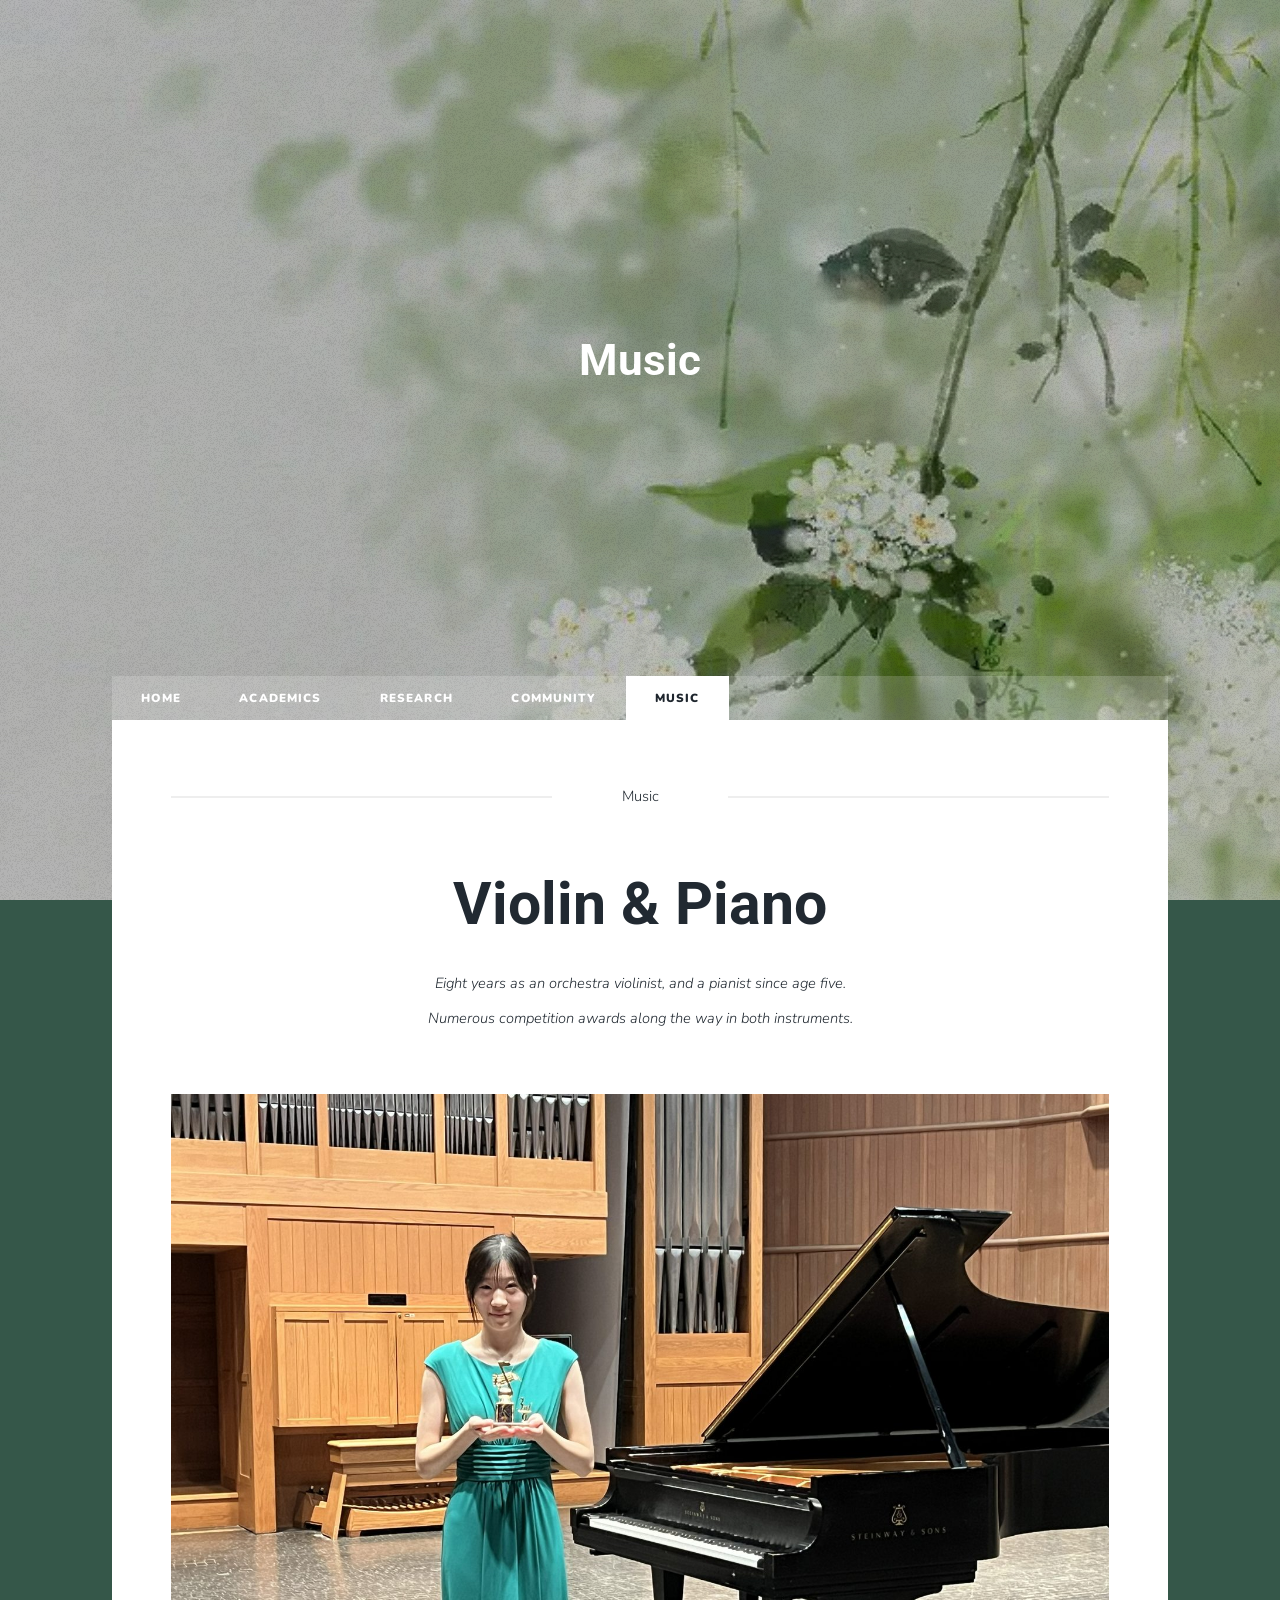
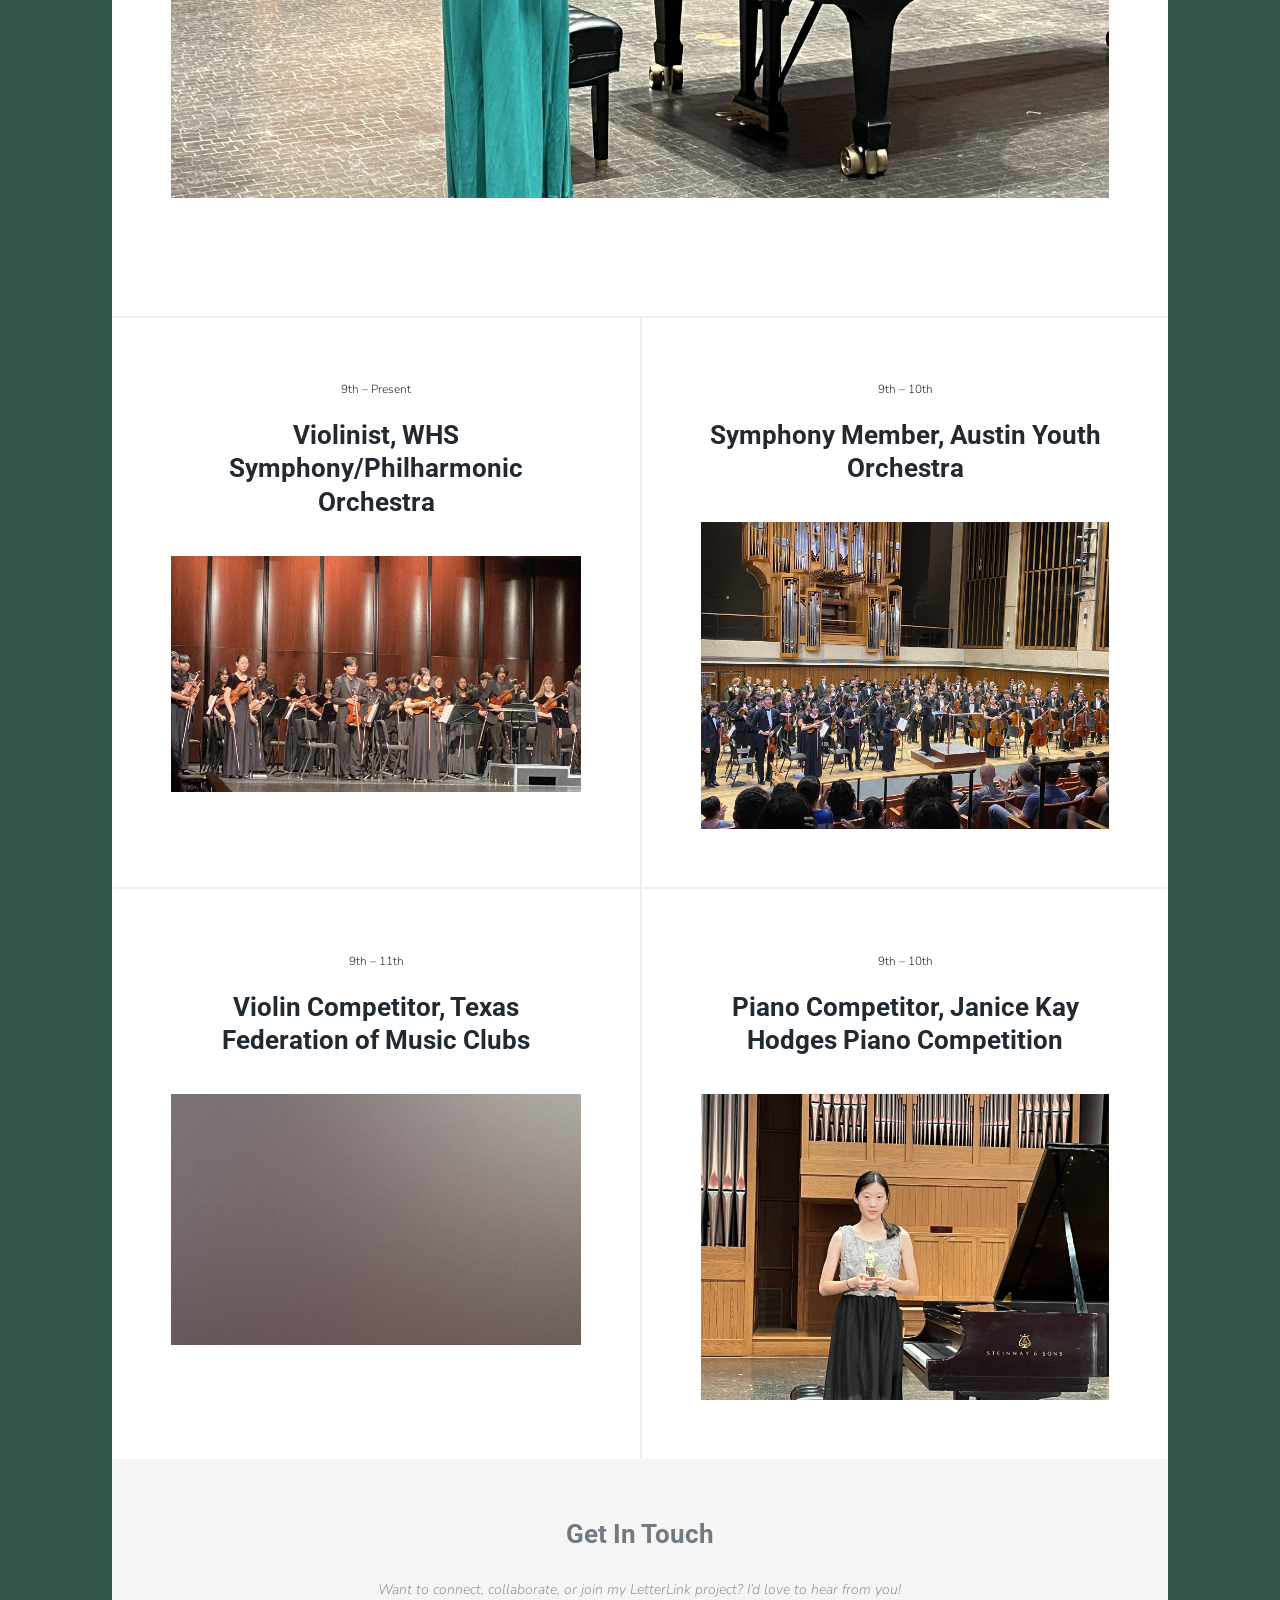
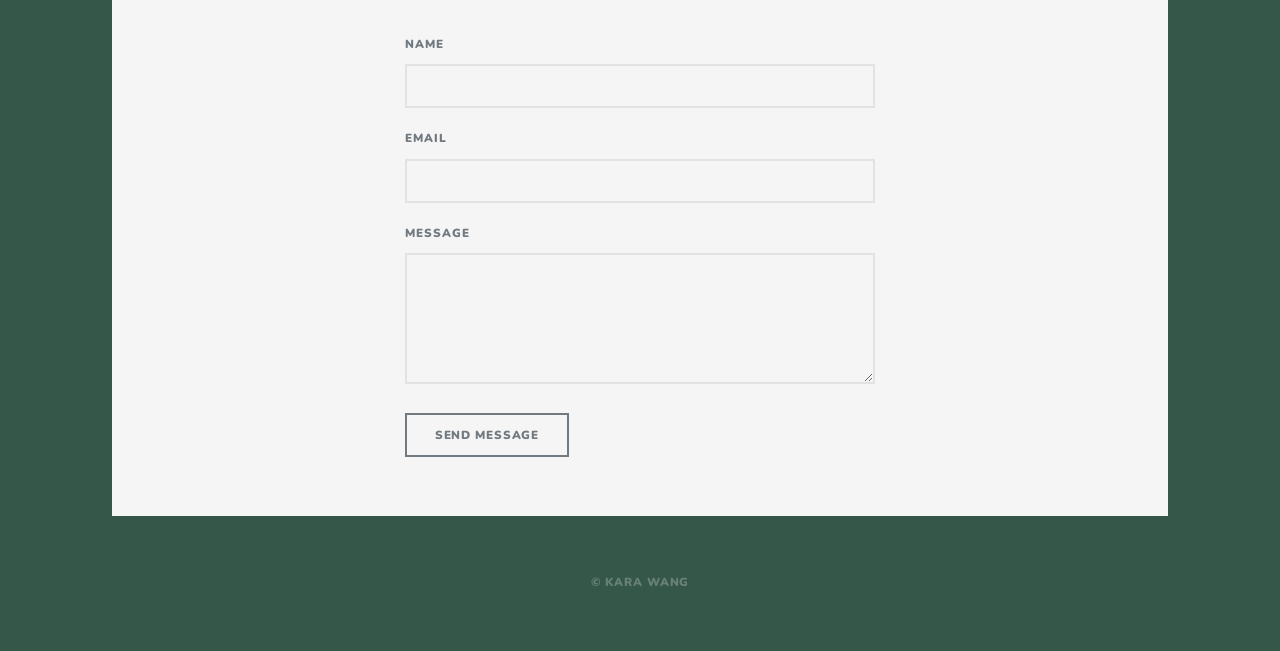
<file: music.html>
<!DOCTYPE HTML>
<!--
	Based on Massively by HTML5 UP (html5up.net/massively) | CCA 3.0 license
-->
<html>
	<head>
		<title>Music | Kara Wang</title>
		<meta charset="utf-8" />
		<meta name="viewport" content="width=device-width, initial-scale=1, user-scalable=no" />
		<link rel="icon" type="image/x-icon" href="favicon.ico" />
		<link rel="icon" type="image/png" sizes="32x32" href="favicon-32.png" />
		<link rel="apple-touch-icon" href="apple-touch-icon.png" />
		<link rel="stylesheet" href="assets/css/main.css" />
		<noscript><link rel="stylesheet" href="assets/css/noscript.css" /></noscript>
	</head>
	<body>

		<!-- Wrapper -->
			<div id="wrapper">

				<!-- Page Hero -->
					<div class="page-hero">
						<h1>Music</h1>
					</div>

				<!-- Header -->
					<header id="header">
						<a href="index.html" class="logo">Kara Wang</a>
					</header>

				<!-- Nav -->
					<nav id="nav">
						<ul class="links">
							<li><a href="index.html">Home</a></li>
							<li><a href="academics.html">Academics</a></li>
							<li><a href="research.html">Research</a></li>
							<li><a href="community.html">Community</a></li>
							<li class="active"><a href="music.html">Music</a></li>
						</ul>
					</nav>

				<!-- Main -->
					<div id="main">

						<!-- Intro -->
							<article class="post featured">
								<header class="major">
									<span class="date">Music</span>
									<h2>Violin &amp; Piano</h2>
									<p>Eight years as an orchestra violinist, and a pianist since age five.<br />
									Numerous competition awards along the way in both instruments.</p>
								</header>
								<a href="#" class="image main"><img src="images/piano-1.jpg" alt="" /></a>
							</article>

						<!-- Performances -->
						<section class="posts">
							<article>
								<header>
									<span class="date">9th &ndash; Present</span>
									<h2>Violinist, WHS Symphony/Philharmonic Orchestra</h2>
								</header>
								<a href="#" class="image fit"><img src="images/orch-1.jpg" alt="" /></a>
							</article>
							<article>
								<header>
									<span class="date">9th &ndash; 10th</span>
									<h2>Symphony Member, Austin Youth Orchestra</h2>
								</header>
								<a href="#" class="image fit"><img src="images/ayo2.jpg" alt="" /></a>
							</article>
							<article>
								<header>
									<span class="date">9th &ndash; 11th</span>
									<h2>Violin Competitor, Texas Federation of Music Clubs</h2>
								</header>
								<a href="#" class="image fit"><img src="images/pic06.jpg" alt="" /></a>
							</article>
							<article>
								<header>
									<span class="date">9th &ndash; 10th</span>
									<h2>Piano Competitor, Janice Kay Hodges Piano Competition</h2>
								</header>
								<a href="#" class="image fit"><img src="images/piano-2.jpg" alt="" /></a>
							</article>
						</section>

					</div>

				<!-- Footer -->
					<footer id="footer">
						<section>
							<header class="major">
								<h2>Get In Touch</h2>
								<p>Want to connect, collaborate, or join my LetterLink project? I&rsquo;d love to hear from you!</p>
							</header>
							<p id="contact-sent-notice" class="contact-sent-notice" style="display:none;">
								Thanks for reaching out! Your message has been sent.
							</p>
							<form method="post" action="https://formsubmit.co/kara.sy.wang@gmail.com">
								<input type="hidden" name="_subject" value="New message from karaswang.github.io contact form" />
								<input type="hidden" name="_template" value="table" />
								<input type="hidden" name="_captcha" value="false" />
								<input type="hidden" name="_next" value="?sent=1" />
								<input type="text" name="_honey" style="display:none" tabindex="-1" autocomplete="off" />
								<div class="fields">
									<div class="field">
										<label for="name">Name</label>
										<input type="text" name="name" id="name" />
									</div>
									<div class="field">
										<label for="email">Email</label>
										<input type="text" name="email" id="email" />
									</div>
									<div class="field">
										<label for="message">Message</label>
										<textarea name="message" id="message" rows="3"></textarea>
									</div>
								</div>
								<ul class="actions">
									<li><input type="submit" value="Send Message" /></li>
								</ul>
							</form>
						</section>
					</footer>

				<!-- Copyright -->
					<div id="copyright">
						<ul><li>&copy; Kara Wang</li></ul>
					</div>

			</div>

		<!-- Scripts -->
			<script src="assets/js/jquery.min.js"></script>
			<script src="assets/js/jquery.scrollex.min.js"></script>
			<script src="assets/js/jquery.scrolly.min.js"></script>
			<script src="assets/js/browser.min.js"></script>
			<script src="assets/js/breakpoints.min.js"></script>
			<script src="assets/js/util.js"></script>
			<script src="assets/js/main.js"></script>

	</body>
</html>
</file>
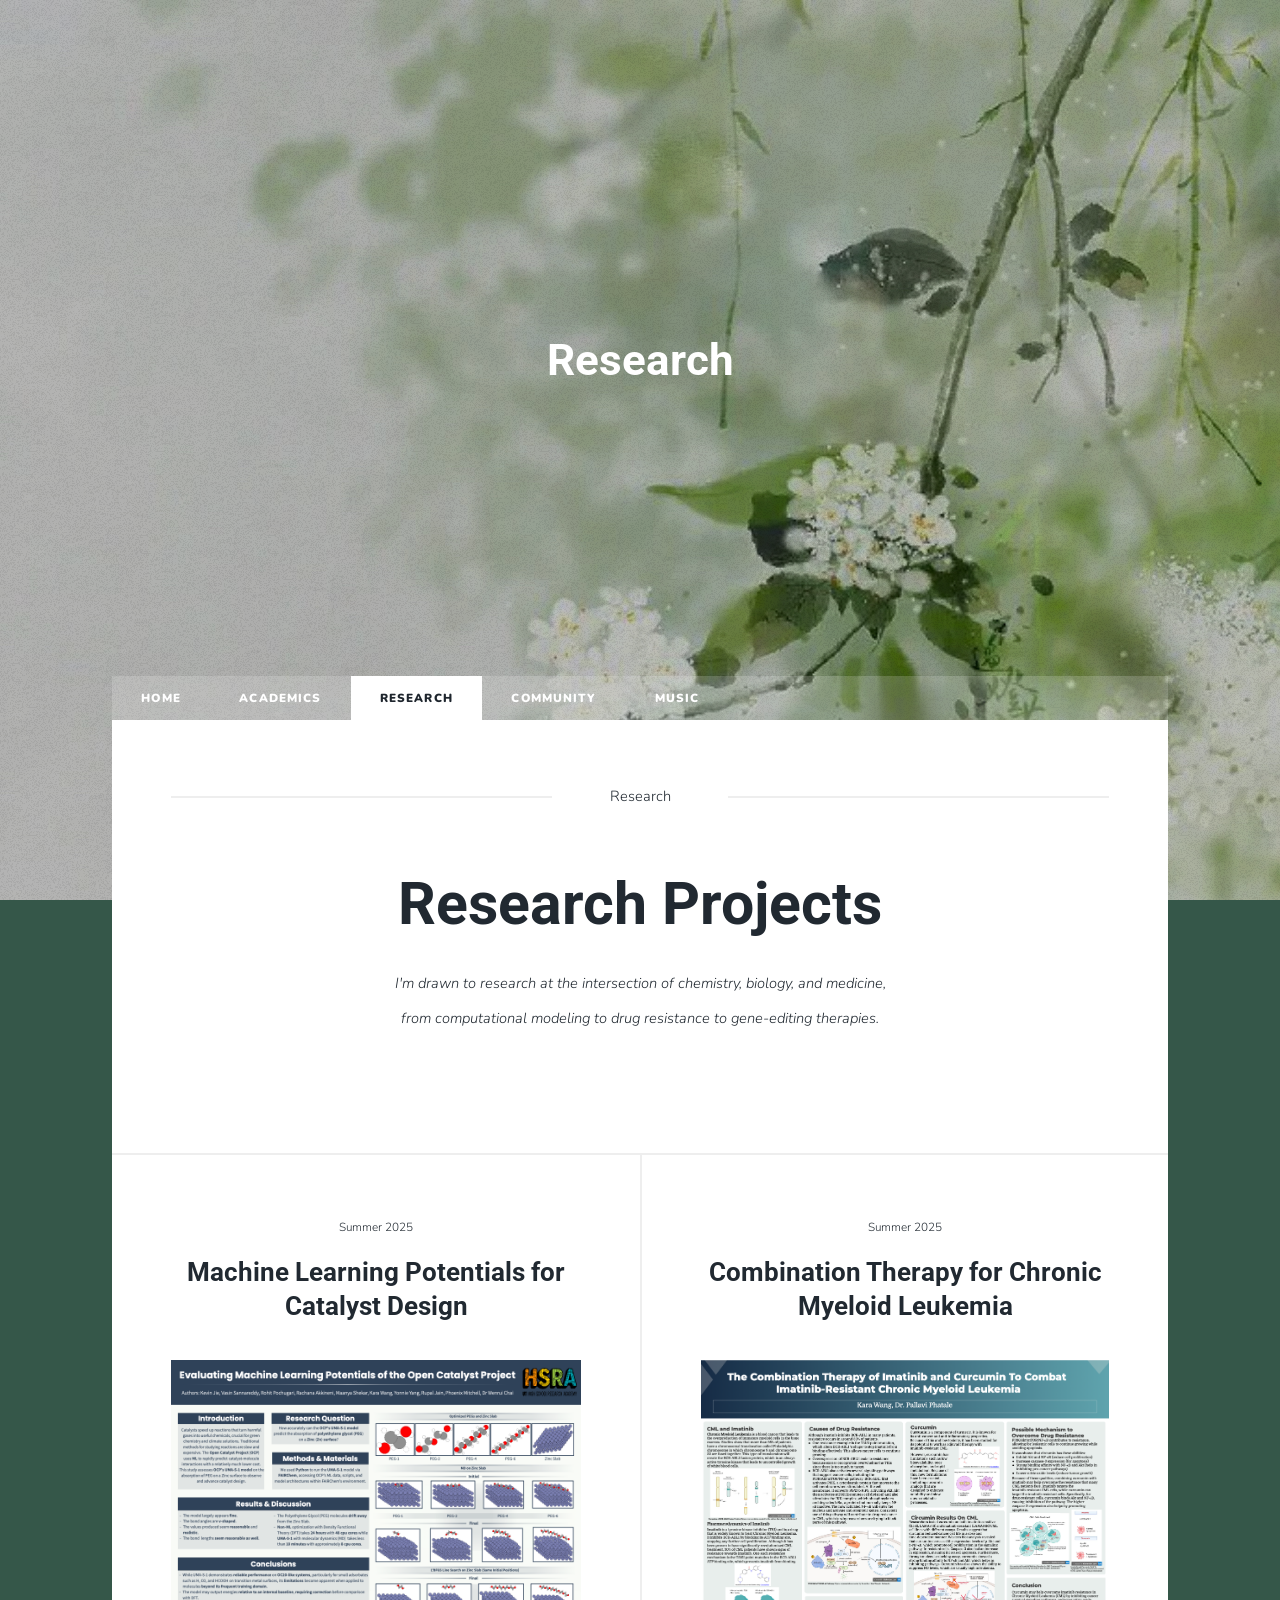
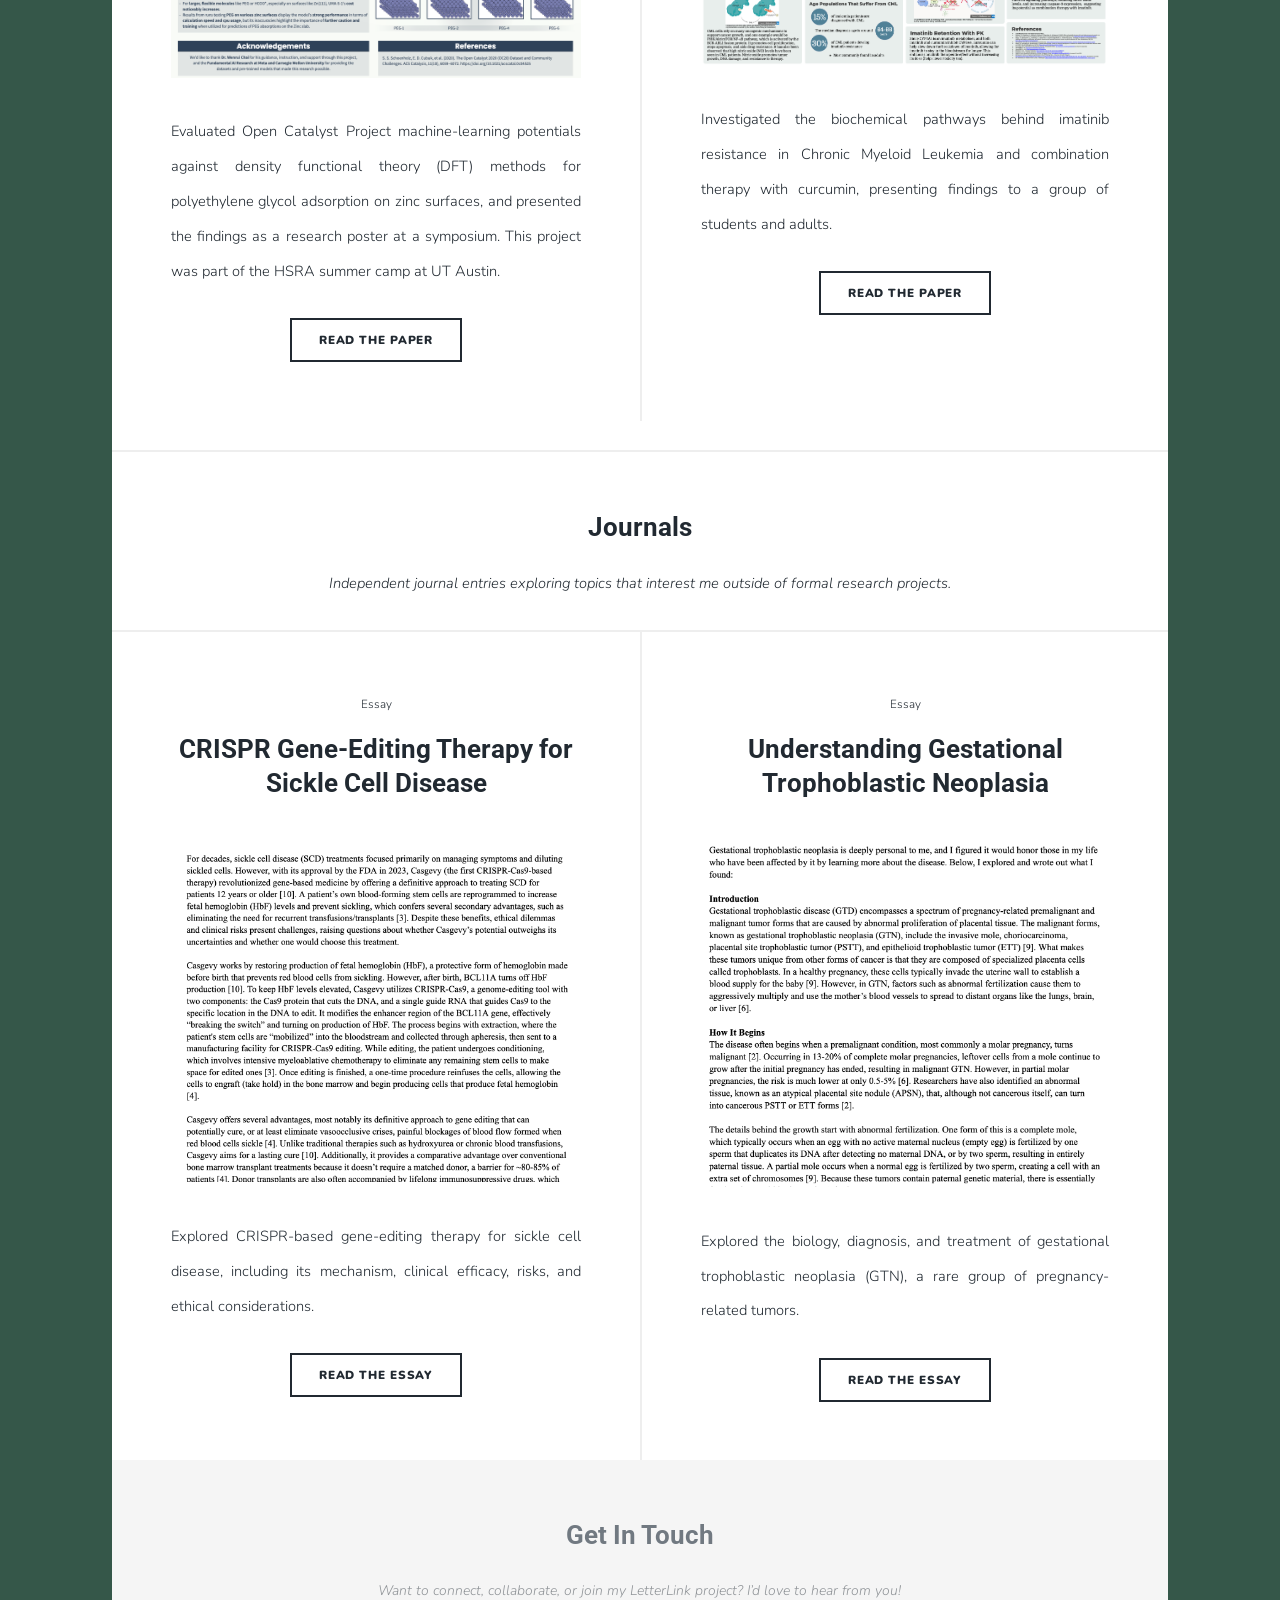
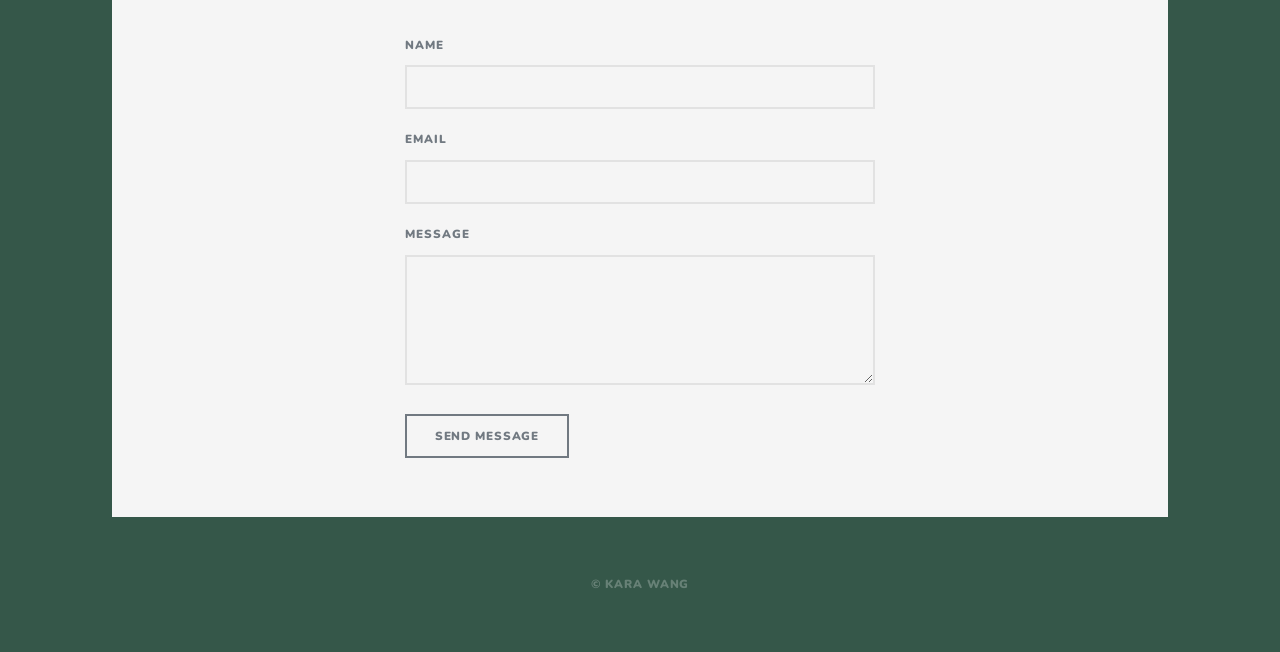
<file: research.html>
<!DOCTYPE HTML>
<!--
	Based on Massively by HTML5 UP (html5up.net/massively) | CCA 3.0 license
-->
<html>
	<head>
		<title>Research | Kara Wang</title>
		<meta charset="utf-8" />
		<meta name="viewport" content="width=device-width, initial-scale=1, user-scalable=no" />
		<link rel="icon" type="image/x-icon" href="favicon.ico" />
		<link rel="icon" type="image/png" sizes="32x32" href="favicon-32.png" />
		<link rel="apple-touch-icon" href="apple-touch-icon.png" />
		<link rel="stylesheet" href="assets/css/main.css" />
		<noscript><link rel="stylesheet" href="assets/css/noscript.css" /></noscript>
	</head>
	<body>

		<!-- Wrapper -->
			<div id="wrapper">

				<!-- Page Hero -->
					<div class="page-hero">
						<h1>Research</h1>
					</div>

				<!-- Header -->
					<header id="header">
						<a href="index.html" class="logo">Kara Wang</a>
					</header>

				<!-- Nav -->
					<nav id="nav">
						<ul class="links">
							<li><a href="index.html">Home</a></li>
							<li><a href="academics.html">Academics</a></li>
							<li class="active"><a href="research.html">Research</a></li>
							<li><a href="community.html">Community</a></li>
							<li><a href="music.html">Music</a></li>
						</ul>
					</nav>

				<!-- Main -->
					<div id="main">

						<!-- Intro -->
							<article class="post featured">
								<header class="major">
									<span class="date">Research</span>
									<h2>Research Projects</h2>
									<p>I'm drawn to research at the intersection of chemistry, biology, and medicine,<br />
									from computational modeling to drug resistance to gene-editing therapies.</p>
								</header>
							</article>

						<!-- Projects -->
						<section class="posts">
							<article>
								<header>
									<span class="date">Summer 2025</span>
									<h2>Machine Learning Potentials for Catalyst Design</h2>
								</header>
								<a href="papers/ml-potentials-catalyst-design.pdf" target="_blank" rel="noopener" class="image fit"><img src="images/ml-cd.png" alt="" /></a>
								<p>Evaluated Open Catalyst Project machine-learning potentials against density functional theory (DFT) methods for polyethylene glycol adsorption on zinc surfaces, and presented the findings as a research poster at a symposium. This project was part of the HSRA summer camp at UT Austin.</p>
								<ul class="actions special">
									<li><a href="papers/ml-potentials-catalyst-design.pdf" target="_blank" rel="noopener" class="button">Read the Paper</a></li>
								</ul>
							</article>
							<article>
								<header>
									<span class="date">Summer 2025</span>
									<h2>Combination Therapy for Chronic Myeloid Leukemia</h2>
								</header>
								<a href="papers/cml-combination-therapy.pdf" target="_blank" rel="noopener" class="image fit"><img src="images/cml-t.png" alt="" /></a>
								<p>Investigated the biochemical pathways behind imatinib resistance in Chronic Myeloid Leukemia and combination therapy with curcumin, presenting findings to a group of students and adults.</p>
								<ul class="actions special">
									<li><a href="papers/cml-combination-therapy.pdf" target="_blank" rel="noopener" class="button">Read the Paper</a></li>
								</ul>
							</article>
						</section>

						<!-- Journals -->
						<header class="major" style="margin-top: 2em;">
							<h2>Journals</h2>
							<p>Independent journal entries exploring topics that interest me outside of formal research projects.</p>
						</header>
						<section class="posts">
							<article>
								<header>
									<span class="date">Essay</span>
									<h2>CRISPR Gene-Editing Therapy for Sickle Cell Disease</h2>
								</header>
								<a href="papers/crispr-sickle-cell-disease.pdf" target="_blank" rel="noopener" class="image fit"><img src="images/cscd.png" alt="" /></a>
								<p>Explored CRISPR-based gene-editing therapy for sickle cell disease, including its mechanism, clinical efficacy, risks, and ethical considerations.</p>
								<ul class="actions special">
									<li><a href="papers/crispr-sickle-cell-disease.pdf" target="_blank" rel="noopener" class="button">Read the Essay</a></li>
								</ul>
							</article>
							<article>
								<header>
									<span class="date">Essay</span>
									<h2>Understanding Gestational Trophoblastic Neoplasia</h2>
								</header>
								<a href="papers/gtn-essay.pdf" target="_blank" rel="noopener" class="image fit"><img src="images/gtn.png" alt="" /></a>
								<p>Explored the biology, diagnosis, and treatment of gestational trophoblastic neoplasia (GTN), a rare group of pregnancy-related tumors.</p>
								<ul class="actions special">
									<li><a href="papers/gtn-essay.pdf" target="_blank" rel="noopener" class="button">Read the Essay</a></li>
								</ul>
							</article>
						</section>

					</div>

				<!-- Footer -->
					<footer id="footer">
						<section>
							<header class="major">
								<h2>Get In Touch</h2>
								<p>Want to connect, collaborate, or join my LetterLink project? I&rsquo;d love to hear from you!</p>
							</header>
							<p id="contact-sent-notice" class="contact-sent-notice" style="display:none;">
								Thanks for reaching out! Your message has been sent.
							</p>
							<form method="post" action="https://formsubmit.co/kara.sy.wang@gmail.com">
								<input type="hidden" name="_subject" value="New message from karaswang.github.io contact form" />
								<input type="hidden" name="_template" value="table" />
								<input type="hidden" name="_captcha" value="false" />
								<input type="hidden" name="_next" value="?sent=1" />
								<input type="text" name="_honey" style="display:none" tabindex="-1" autocomplete="off" />
								<div class="fields">
									<div class="field">
										<label for="name">Name</label>
										<input type="text" name="name" id="name" />
									</div>
									<div class="field">
										<label for="email">Email</label>
										<input type="text" name="email" id="email" />
									</div>
									<div class="field">
										<label for="message">Message</label>
										<textarea name="message" id="message" rows="3"></textarea>
									</div>
								</div>
								<ul class="actions">
									<li><input type="submit" value="Send Message" /></li>
								</ul>
							</form>
						</section>
					</footer>

				<!-- Copyright -->
					<div id="copyright">
						<ul><li>&copy; Kara Wang</li></ul>
					</div>

			</div>

		<!-- Scripts -->
			<script src="assets/js/jquery.min.js"></script>
			<script src="assets/js/jquery.scrollex.min.js"></script>
			<script src="assets/js/jquery.scrolly.min.js"></script>
			<script src="assets/js/browser.min.js"></script>
			<script src="assets/js/breakpoints.min.js"></script>
			<script src="assets/js/util.js"></script>
			<script src="assets/js/main.js"></script>

	</body>
</html>
</file>
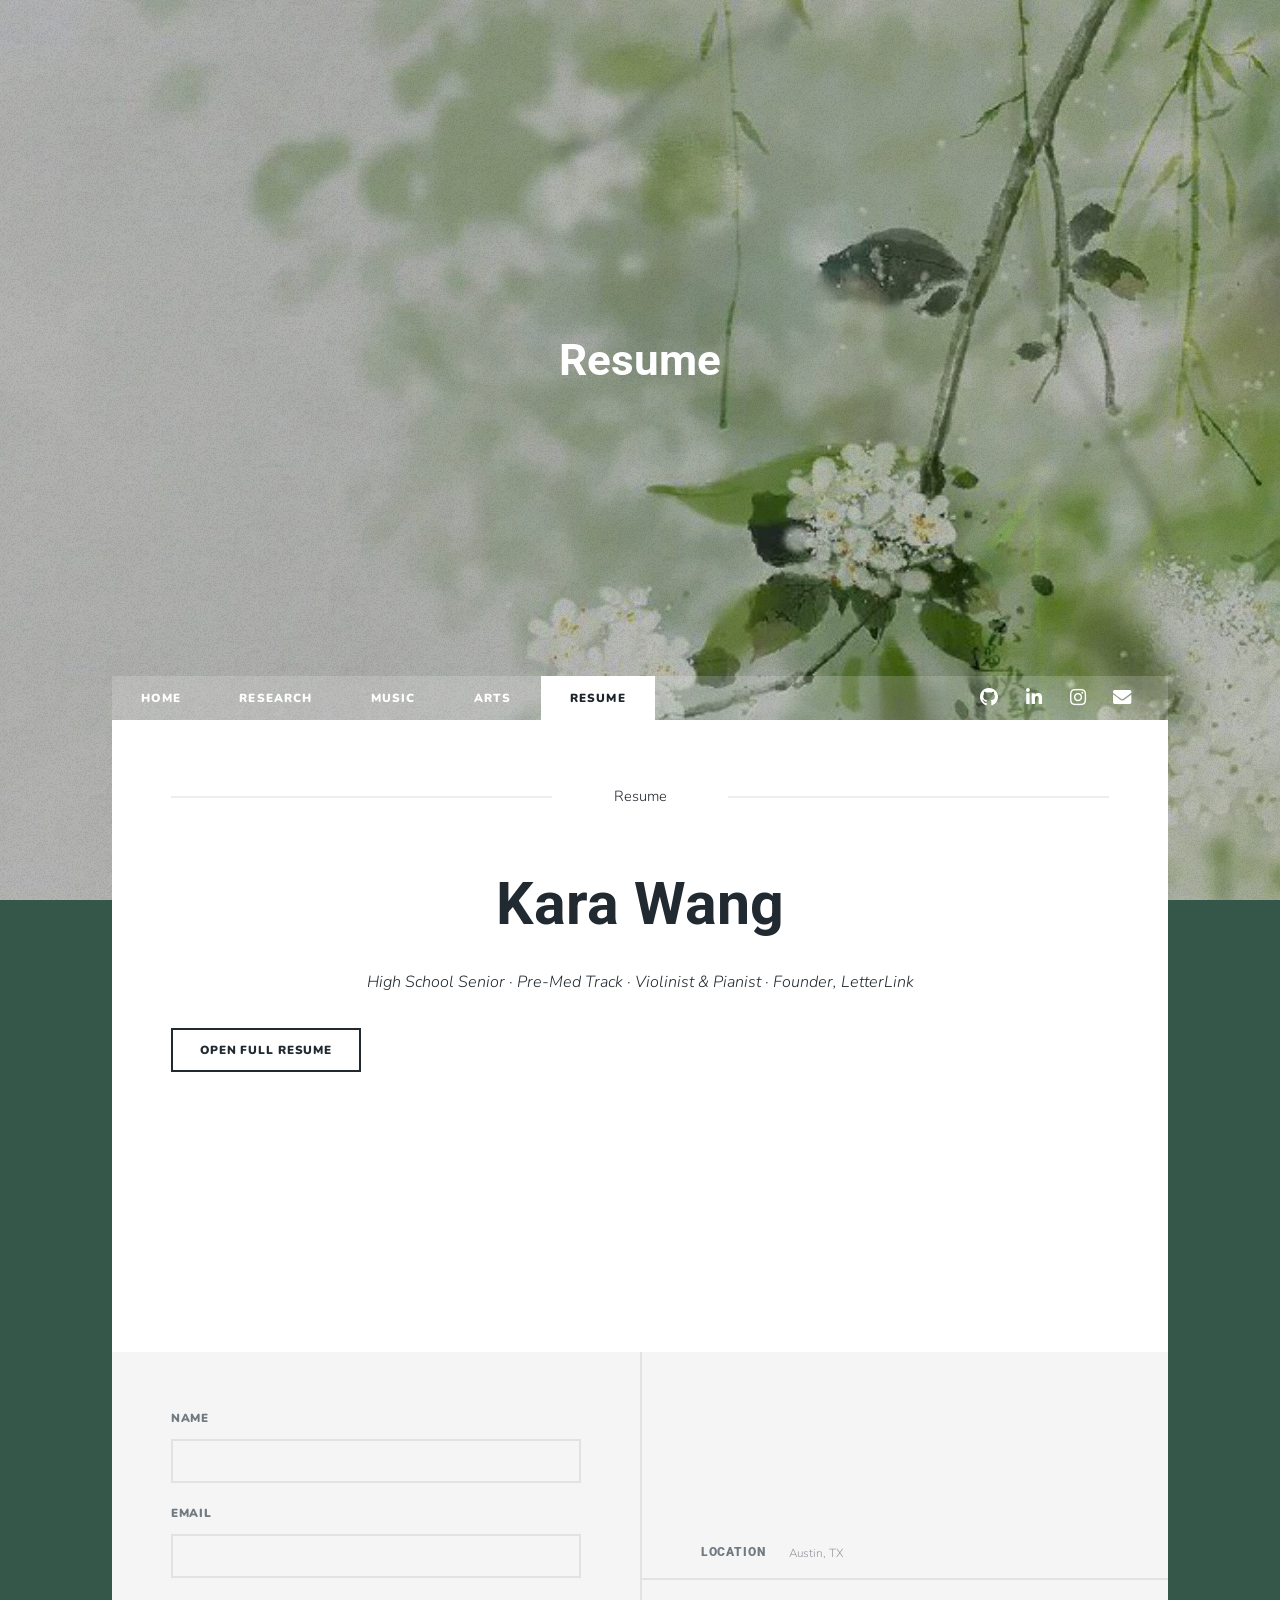
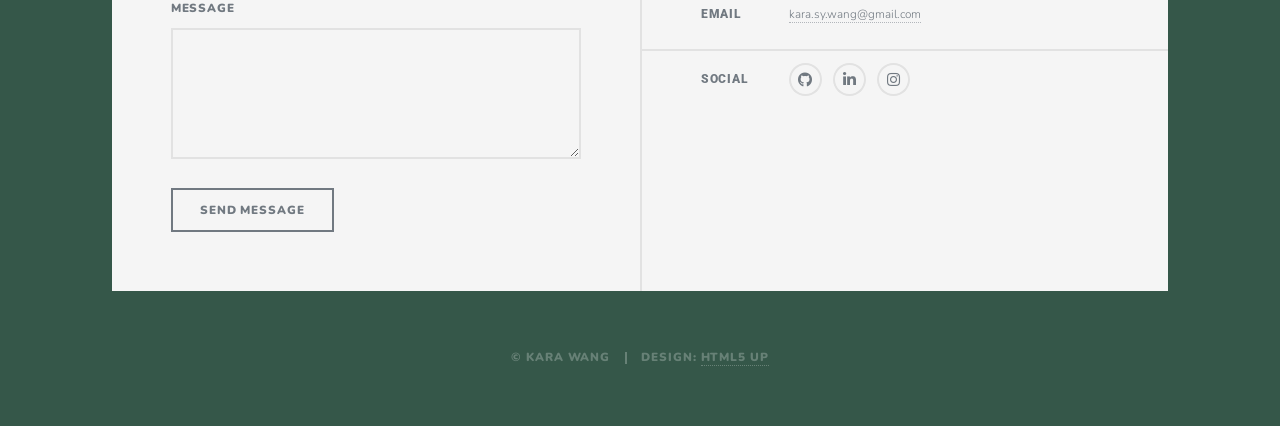
<file: resume.html>
<!DOCTYPE HTML>
<!--
	Based on Massively by HTML5 UP (html5up.net/massively) | CCA 3.0 license
-->
<html>
	<head>
		<title>Resume | Kara Wang</title>
		<meta charset="utf-8" />
		<meta name="viewport" content="width=device-width, initial-scale=1, user-scalable=no" />
		<link rel="stylesheet" href="assets/css/main.css" />
		<noscript><link rel="stylesheet" href="assets/css/noscript.css" /></noscript>
	</head>
	<body>

		<!-- Wrapper -->
			<div id="wrapper">

				<!-- Page Hero -->
					<div class="page-hero">
						<h1>Resume</h1>
					</div>

				<!-- Header -->
					<header id="header">
						<a href="index.html" class="logo">Kara Wang</a>
					</header>

				<!-- Nav -->
					<nav id="nav">
						<ul class="links">
							<li><a href="index.html">Home</a></li>
							<li><a href="research.html">Research</a></li>
							<li><a href="music.html">Music</a></li>
							<li><a href="arts.html">Arts</a></li>
							<li class="active"><a href="resume.html">Resume</a></li>
						</ul>
						<ul class="icons">
							<li><a href="https://github.com/" class="icon brands fa-github"><span class="label">GitHub</span></a></li>
							<li><a href="https://linkedin.com/" class="icon brands fa-linkedin-in"><span class="label">LinkedIn</span></a></li>
							<li><a href="https://instagram.com/" class="icon brands fa-instagram"><span class="label">Instagram</span></a></li>
							<li><a href="mailto:kara.sy.wang@gmail.com" class="icon solid fa-envelope"><span class="label">Email</span></a></li>
						</ul>
					</nav>

				<!-- Main -->
					<div id="main">

						<!-- Resume
						     Single source of truth: a Google Doc, embedded live below.
						     Edit the doc and the site updates automatically — nothing
						     to re-export or re-upload. See HOW_TO_EDIT.txt for how to
						     get your own embed URL via Google Docs' "Publish to web". -->
							<section class="post">
								<header class="major">
									<span class="date">Resume</span>
									<h1>Kara Wang</h1>
									<p>High School Senior &middot; Pre-Med Track &middot; Violinist &amp; Pianist &middot; Founder, LetterLink</p>
									<ul class="actions">
										<li><a href="https://docs.google.com/document/d/e/2PACX-1vRtkBzc5MuUYu3gNlFOfGJngxEZwvIzskJySKOk9NgIa5NPdDKL2gIR4x_0MTJxK_IdFTCXS-MZy0OY/pub" class="button" target="_blank" rel="noopener">Open Full Resume</a></li>
									</ul>
								</header>

								<div class="resume-embed">
									<iframe src="https://docs.google.com/document/d/e/2PACX-1vRtkBzc5MuUYu3gNlFOfGJngxEZwvIzskJySKOk9NgIa5NPdDKL2gIR4x_0MTJxK_IdFTCXS-MZy0OY/pub?embedded=true" title="Kara Wang | Resume">
										<p>Your browser can't display the embedded resume.
										<a href="https://docs.google.com/document/d/e/2PACX-1vRtkBzc5MuUYu3gNlFOfGJngxEZwvIzskJySKOk9NgIa5NPdDKL2gIR4x_0MTJxK_IdFTCXS-MZy0OY/pub">Open it directly instead</a>.</p>
									</iframe>
								</div>
							</section>

					</div>

				<!-- Footer -->
					<footer id="footer">
						<section>
							<form method="post" action="#">
								<div class="fields">
									<div class="field">
										<label for="name">Name</label>
										<input type="text" name="name" id="name" />
									</div>
									<div class="field">
										<label for="email">Email</label>
										<input type="text" name="email" id="email" />
									</div>
									<div class="field">
										<label for="message">Message</label>
										<textarea name="message" id="message" rows="3"></textarea>
									</div>
								</div>
								<ul class="actions">
									<li><input type="submit" value="Send Message" /></li>
								</ul>
							</form>
						</section>
						<section class="split contact">
							<section class="alt">
								<h3>Location</h3>
								<p>Austin, TX</p>
							</section>
							<section>
								<h3>Email</h3>
								<p><a href="mailto:kara.sy.wang@gmail.com">kara.sy.wang@gmail.com</a></p>
							</section>
							<section>
								<h3>Social</h3>
								<ul class="icons alt">
									<li><a href="https://github.com/" class="icon brands alt fa-github"><span class="label">GitHub</span></a></li>
									<li><a href="https://linkedin.com/" class="icon brands alt fa-linkedin-in"><span class="label">LinkedIn</span></a></li>
									<li><a href="https://instagram.com/" class="icon brands alt fa-instagram"><span class="label">Instagram</span></a></li>
								</ul>
							</section>
						</section>
					</footer>

				<!-- Copyright -->
					<div id="copyright">
						<ul><li>&copy; Kara Wang</li><li>Design: <a href="https://html5up.net">HTML5 UP</a></li></ul>
					</div>

			</div>

		<!-- Scripts -->
			<script src="assets/js/jquery.min.js"></script>
			<script src="assets/js/jquery.scrollex.min.js"></script>
			<script src="assets/js/jquery.scrolly.min.js"></script>
			<script src="assets/js/browser.min.js"></script>
			<script src="assets/js/breakpoints.min.js"></script>
			<script src="assets/js/util.js"></script>
			<script src="assets/js/main.js"></script>

	</body>
</html>
</file>
<file: assets/css/main.css>
@import url(fontawesome-all.min.css);
@import url("https://fonts.googleapis.com/css?family=Nunito:300,700,900,300italic,700italic|Roboto:700,900,700italic,900italic");

/*
	Massively by HTML5 UP
	html5up.net | @ajlkn
	Free for personal and commercial use under the CCA 3.0 license (html5up.net/license)
*/

html, body, div, span, applet, object,
iframe, h1, h2, h3, h4, h5, h6, p, blockquote,
pre, a, abbr, acronym, address, big, cite,
code, del, dfn, em, img, ins, kbd, q, s, samp,
small, strike, strong, sub, sup, tt, var, b,
u, i, center, dl, dt, dd, ol, ul, li, fieldset,
form, label, legend, table, caption, tbody,
tfoot, thead, tr, th, td, article, aside,
canvas, details, embed, figure, figcaption,
footer, header, hgroup, menu, nav, output, ruby,
section, summary, time, mark, audio, video {
	margin: 0;
	padding: 0;
	border: 0;
	font-size: 100%;
	font: inherit;
	vertical-align: baseline;}

article, aside, details, figcaption, figure,
footer, header, hgroup, menu, nav, section {
	display: block;}

body {
	line-height: 1;
}

ol, ul {
	list-style: none;
}

blockquote, q {
	quotes: none;
}

	blockquote:before, blockquote:after, q:before, q:after {
		content: '';
		content: none;
	}

table {
	border-collapse: collapse;
	border-spacing: 0;
}

body {
	-webkit-text-size-adjust: none;
}

mark {
	background-color: transparent;
	color: inherit;
}

input::-moz-focus-inner {
	border: 0;
	padding: 0;
}

input, select, textarea {
	-moz-appearance: none;
	-webkit-appearance: none;
	-ms-appearance: none;
	appearance: none;
}

/* Basic */

	@-ms-viewport {
		width: device-width;
	}

	body {
		-ms-overflow-style: scrollbar;
	}

	@media screen and (max-width: 480px) {

		html, body {
			min-width: 320px;
		}

	}

	html {
		box-sizing: border-box;
	}

	*, *:before, *:after {
		box-sizing: inherit;
	}

	body {
		background-color: #355749;
	}

/* Type */

	html {
		font-size: 16pt;
	}

		@media screen and (max-width: 1680px) {

			html {
				font-size: 12pt;
			}

		}

		@media screen and (max-width: 1280px) {

			html {
				font-size: 11pt;
			}

		}

		@media screen and (max-width: 360px) {

			html {
				font-size: 10pt;
			}

		}

	body {
		color: #212931;
	}

	body, input, select, textarea {
		font-family: "Nunito", Helvetica, Arial, sans-serif;
		font-weight: 300;
		font-size: 1rem;
		line-height: 2.375;
	}

	a {
		-moz-transition: color 0.2s ease-in-out, background-color 0.2s ease-in-out, border-color 0.2s ease-in-out, box-shadow 0.2s ease-in-out;
		-webkit-transition: color 0.2s ease-in-out, background-color 0.2s ease-in-out, border-color 0.2s ease-in-out, box-shadow 0.2s ease-in-out;
		-ms-transition: color 0.2s ease-in-out, background-color 0.2s ease-in-out, border-color 0.2s ease-in-out, box-shadow 0.2s ease-in-out;
		transition: color 0.2s ease-in-out, background-color 0.2s ease-in-out, border-color 0.2s ease-in-out, box-shadow 0.2s ease-in-out;
		border-bottom: dotted 1px;
		text-decoration: none;
	}

		a:hover {
			border-bottom-color: transparent;
		}

	strong, b {
		font-weight: 600;
	}

	em, i {
		font-style: italic;
	}

	p {
		text-align: justify;
		margin: 0 0 2rem 0;
	}

	h1, h2, h3, h4, h5, h6 {
		font-family: "Roboto", Helvetica, Arial, sans-serif;
		font-weight: 700;
		line-height: 1.3;
		letter-spacing: 0;
		text-transform: none;
		margin: 0 0 1rem 0;
	}

		h1 a, h2 a, h3 a, h4 a, h5 a, h6 a {
			border-bottom: 0;
			color: inherit;
			text-decoration: none;
		}

	h1 {
		font-size: 4rem;
		line-height: 1.1;
		margin: 0 0 2rem 0;
	}

	h2 {
		font-size: 1.75rem;
		line-height: 1.3;
		margin: 0 0 1.5rem 0;
	}

	h3 {
		font-size: 1.25rem;
		margin: 0 0 1.5rem 0;
	}

	h4 {
		font-size: 1rem;
	}

	h5 {
		font-size: 0.9rem;
	}

	h6 {
		font-size: 0.8rem;
	}

	sub {
		font-size: 0.8rem;
		position: relative;
		top: 0.5rem;
	}

	sup {
		font-size: 0.8rem;
		position: relative;
		top: -0.5rem;
	}

	blockquote {
		border-left: solid 4px;
		font-style: italic;
		margin: 0 0 2rem 0;
		padding: 0.5rem 0 0.5rem 2rem;
	}

	code {
		border: solid 2px;
		font-family: "Courier New", monospace;
		font-size: 0.9rem;
		margin: 0 0.25rem;
		padding: 0.25rem 0.65rem;
	}

	pre {
		-webkit-overflow-scrolling: touch;
		font-family: "Courier New", monospace;
		font-size: 0.9rem;
		margin: 0 0 2rem 0;
	}

		pre code {
			display: block;
			line-height: 1.75;
			padding: 1rem 1.5rem;
			overflow-x: auto;
		}

	hr {
		border: 0;
		border-bottom: solid 2px;
		margin: 3rem 0;
	}

		hr.major {
			margin: 5rem 0;
		}

	.align-left {
		text-align: left;
	}

	.align-center {
		text-align: center;
	}

	.align-right {
		text-align: right;
	}

	input, select, textarea {
		color: #212931;
	}

	a {
		color: #212931;
		border-bottom-color: rgba(33, 41, 49, 0.5);
	}

		a:hover {
			border-bottom-color: transparent;
			color: #18BFEF !important;
		}

	strong, b {
		color: #212931;
	}

	h1, h2, h3, h4, h5, h6 {
		color: #212931;
	}

	blockquote {
		border-left-color: #eeeeee;
	}

	code {
		background: rgba(220, 220, 220, 0.25);
		border-color: #eeeeee;
	}

	hr {
		border-bottom-color: #eeeeee;
	}

/* Row */

	.row {
		display: flex;
		flex-wrap: wrap;
		box-sizing: border-box;
		align-items: stretch;
	}

		.row > * {
			box-sizing: border-box;
		}

		.row.gtr-uniform > * > :last-child {
			margin-bottom: 0;
		}

		.row.aln-left {
			justify-content: flex-start;
		}

		.row.aln-center {
			justify-content: center;
		}

		.row.aln-right {
			justify-content: flex-end;
		}

		.row.aln-top {
			align-items: flex-start;
		}

		.row.aln-middle {
			align-items: center;
		}

		.row.aln-bottom {
			align-items: flex-end;
		}

		.row > .imp {
			order: -1;
		}

		.row > .col-1 {
			width: 8.33333%;
		}

		.row > .off-1 {
			margin-left: 8.33333%;
		}

		.row > .col-2 {
			width: 16.66667%;
		}

		.row > .off-2 {
			margin-left: 16.66667%;
		}

		.row > .col-3 {
			width: 25%;
		}

		.row > .off-3 {
			margin-left: 25%;
		}

		.row > .col-4 {
			width: 33.33333%;
		}

		.row > .off-4 {
			margin-left: 33.33333%;
		}

		.row > .col-5 {
			width: 41.66667%;
		}

		.row > .off-5 {
			margin-left: 41.66667%;
		}

		.row > .col-6 {
			width: 50%;
		}

		.row > .off-6 {
			margin-left: 50%;
		}

		.row > .col-7 {
			width: 58.33333%;
		}

		.row > .off-7 {
			margin-left: 58.33333%;
		}

		.row > .col-8 {
			width: 66.66667%;
		}

		.row > .off-8 {
			margin-left: 66.66667%;
		}

		.row > .col-9 {
			width: 75%;
		}

		.row > .off-9 {
			margin-left: 75%;
		}

		.row > .col-10 {
			width: 83.33333%;
		}

		.row > .off-10 {
			margin-left: 83.33333%;
		}

		.row > .col-11 {
			width: 91.66667%;
		}

		.row > .off-11 {
			margin-left: 91.66667%;
		}

		.row > .col-12 {
			width: 100%;
		}

		.row > .off-12 {
			margin-left: 100%;
		}

		.row.gtr-0 {
			margin-top: 0;
			margin-left: 0rem;
		}

			.row.gtr-0 > * {
				padding: 0 0 0 0rem;
			}

			.row.gtr-0.gtr-uniform {
				margin-top: 0rem;
			}

				.row.gtr-0.gtr-uniform > * {
					padding-top: 0rem;
				}

		.row.gtr-25 {
			margin-top: 0;
			margin-left: -0.375rem;
		}

			.row.gtr-25 > * {
				padding: 0 0 0 0.375rem;
			}

			.row.gtr-25.gtr-uniform {
				margin-top: -0.375rem;
			}

				.row.gtr-25.gtr-uniform > * {
					padding-top: 0.375rem;
				}

		.row.gtr-50 {
			margin-top: 0;
			margin-left: -0.75rem;
		}

			.row.gtr-50 > * {
				padding: 0 0 0 0.75rem;
			}

			.row.gtr-50.gtr-uniform {
				margin-top: -0.75rem;
			}

				.row.gtr-50.gtr-uniform > * {
					padding-top: 0.75rem;
				}

		.row {
			margin-top: 0;
			margin-left: -1.5rem;
		}

			.row > * {
				padding: 0 0 0 1.5rem;
			}

			.row.gtr-uniform {
				margin-top: -1.5rem;
			}

				.row.gtr-uniform > * {
					padding-top: 1.5rem;
				}

		.row.gtr-150 {
			margin-top: 0;
			margin-left: -2.25rem;
		}

			.row.gtr-150 > * {
				padding: 0 0 0 2.25rem;
			}

			.row.gtr-150.gtr-uniform {
				margin-top: -2.25rem;
			}

				.row.gtr-150.gtr-uniform > * {
					padding-top: 2.25rem;
				}

		.row.gtr-200 {
			margin-top: 0;
			margin-left: -3rem;
		}

			.row.gtr-200 > * {
				padding: 0 0 0 3rem;
			}

			.row.gtr-200.gtr-uniform {
				margin-top: -3rem;
			}

				.row.gtr-200.gtr-uniform > * {
					padding-top: 3rem;
				}

		@media screen and (max-width: 1680px) {

			.row {
				display: flex;
				flex-wrap: wrap;
				box-sizing: border-box;
				align-items: stretch;
			}

				.row > * {
					box-sizing: border-box;
				}

				.row.gtr-uniform > * > :last-child {
					margin-bottom: 0;
				}

				.row.aln-left {
					justify-content: flex-start;
				}

				.row.aln-center {
					justify-content: center;
				}

				.row.aln-right {
					justify-content: flex-end;
				}

				.row.aln-top {
					align-items: flex-start;
				}

				.row.aln-middle {
					align-items: center;
				}

				.row.aln-bottom {
					align-items: flex-end;
				}

				.row > .imp-xlarge {
					order: -1;
				}

				.row > .col-1-xlarge {
					width: 8.33333%;
				}

				.row > .off-1-xlarge {
					margin-left: 8.33333%;
				}

				.row > .col-2-xlarge {
					width: 16.66667%;
				}

				.row > .off-2-xlarge {
					margin-left: 16.66667%;
				}

				.row > .col-3-xlarge {
					width: 25%;
				}

				.row > .off-3-xlarge {
					margin-left: 25%;
				}

				.row > .col-4-xlarge {
					width: 33.33333%;
				}

				.row > .off-4-xlarge {
					margin-left: 33.33333%;
				}

				.row > .col-5-xlarge {
					width: 41.66667%;
				}

				.row > .off-5-xlarge {
					margin-left: 41.66667%;
				}

				.row > .col-6-xlarge {
					width: 50%;
				}

				.row > .off-6-xlarge {
					margin-left: 50%;
				}

				.row > .col-7-xlarge {
					width: 58.33333%;
				}

				.row > .off-7-xlarge {
					margin-left: 58.33333%;
				}

				.row > .col-8-xlarge {
					width: 66.66667%;
				}

				.row > .off-8-xlarge {
					margin-left: 66.66667%;
				}

				.row > .col-9-xlarge {
					width: 75%;
				}

				.row > .off-9-xlarge {
					margin-left: 75%;
				}

				.row > .col-10-xlarge {
					width: 83.33333%;
				}

				.row > .off-10-xlarge {
					margin-left: 83.33333%;
				}

				.row > .col-11-xlarge {
					width: 91.66667%;
				}

				.row > .off-11-xlarge {
					margin-left: 91.66667%;
				}

				.row > .col-12-xlarge {
					width: 100%;
				}

				.row > .off-12-xlarge {
					margin-left: 100%;
				}

				.row.gtr-0 {
					margin-top: 0;
					margin-left: 0rem;
				}

					.row.gtr-0 > * {
						padding: 0 0 0 0rem;
					}

					.row.gtr-0.gtr-uniform {
						margin-top: 0rem;
					}

						.row.gtr-0.gtr-uniform > * {
							padding-top: 0rem;
						}

				.row.gtr-25 {
					margin-top: 0;
					margin-left: -0.375rem;
				}

					.row.gtr-25 > * {
						padding: 0 0 0 0.375rem;
					}

					.row.gtr-25.gtr-uniform {
						margin-top: -0.375rem;
					}

						.row.gtr-25.gtr-uniform > * {
							padding-top: 0.375rem;
						}

				.row.gtr-50 {
					margin-top: 0;
					margin-left: -0.75rem;
				}

					.row.gtr-50 > * {
						padding: 0 0 0 0.75rem;
					}

					.row.gtr-50.gtr-uniform {
						margin-top: -0.75rem;
					}

						.row.gtr-50.gtr-uniform > * {
							padding-top: 0.75rem;
						}

				.row {
					margin-top: 0;
					margin-left: -1.5rem;
				}

					.row > * {
						padding: 0 0 0 1.5rem;
					}

					.row.gtr-uniform {
						margin-top: -1.5rem;
					}

						.row.gtr-uniform > * {
							padding-top: 1.5rem;
						}

				.row.gtr-150 {
					margin-top: 0;
					margin-left: -2.25rem;
				}

					.row.gtr-150 > * {
						padding: 0 0 0 2.25rem;
					}

					.row.gtr-150.gtr-uniform {
						margin-top: -2.25rem;
					}

						.row.gtr-150.gtr-uniform > * {
							padding-top: 2.25rem;
						}

				.row.gtr-200 {
					margin-top: 0;
					margin-left: -3rem;
				}

					.row.gtr-200 > * {
						padding: 0 0 0 3rem;
					}

					.row.gtr-200.gtr-uniform {
						margin-top: -3rem;
					}

						.row.gtr-200.gtr-uniform > * {
							padding-top: 3rem;
						}

		}

		@media screen and (max-width: 1280px) {

			.row {
				display: flex;
				flex-wrap: wrap;
				box-sizing: border-box;
				align-items: stretch;
			}

				.row > * {
					box-sizing: border-box;
				}

				.row.gtr-uniform > * > :last-child {
					margin-bottom: 0;
				}

				.row.aln-left {
					justify-content: flex-start;
				}

				.row.aln-center {
					justify-content: center;
				}

				.row.aln-right {
					justify-content: flex-end;
				}

				.row.aln-top {
					align-items: flex-start;
				}

				.row.aln-middle {
					align-items: center;
				}

				.row.aln-bottom {
					align-items: flex-end;
				}

				.row > .imp-large {
					order: -1;
				}

				.row > .col-1-large {
					width: 8.33333%;
				}

				.row > .off-1-large {
					margin-left: 8.33333%;
				}

				.row > .col-2-large {
					width: 16.66667%;
				}

				.row > .off-2-large {
					margin-left: 16.66667%;
				}

				.row > .col-3-large {
					width: 25%;
				}

				.row > .off-3-large {
					margin-left: 25%;
				}

				.row > .col-4-large {
					width: 33.33333%;
				}

				.row > .off-4-large {
					margin-left: 33.33333%;
				}

				.row > .col-5-large {
					width: 41.66667%;
				}

				.row > .off-5-large {
					margin-left: 41.66667%;
				}

				.row > .col-6-large {
					width: 50%;
				}

				.row > .off-6-large {
					margin-left: 50%;
				}

				.row > .col-7-large {
					width: 58.33333%;
				}

				.row > .off-7-large {
					margin-left: 58.33333%;
				}

				.row > .col-8-large {
					width: 66.66667%;
				}

				.row > .off-8-large {
					margin-left: 66.66667%;
				}

				.row > .col-9-large {
					width: 75%;
				}

				.row > .off-9-large {
					margin-left: 75%;
				}

				.row > .col-10-large {
					width: 83.33333%;
				}

				.row > .off-10-large {
					margin-left: 83.33333%;
				}

				.row > .col-11-large {
					width: 91.66667%;
				}

				.row > .off-11-large {
					margin-left: 91.66667%;
				}

				.row > .col-12-large {
					width: 100%;
				}

				.row > .off-12-large {
					margin-left: 100%;
				}

				.row.gtr-0 {
					margin-top: 0;
					margin-left: 0rem;
				}

					.row.gtr-0 > * {
						padding: 0 0 0 0rem;
					}

					.row.gtr-0.gtr-uniform {
						margin-top: 0rem;
					}

						.row.gtr-0.gtr-uniform > * {
							padding-top: 0rem;
						}

				.row.gtr-25 {
					margin-top: 0;
					margin-left: -0.375rem;
				}

					.row.gtr-25 > * {
						padding: 0 0 0 0.375rem;
					}

					.row.gtr-25.gtr-uniform {
						margin-top: -0.375rem;
					}

						.row.gtr-25.gtr-uniform > * {
							padding-top: 0.375rem;
						}

				.row.gtr-50 {
					margin-top: 0;
					margin-left: -0.75rem;
				}

					.row.gtr-50 > * {
						padding: 0 0 0 0.75rem;
					}

					.row.gtr-50.gtr-uniform {
						margin-top: -0.75rem;
					}

						.row.gtr-50.gtr-uniform > * {
							padding-top: 0.75rem;
						}

				.row {
					margin-top: 0;
					margin-left: -1.5rem;
				}

					.row > * {
						padding: 0 0 0 1.5rem;
					}

					.row.gtr-uniform {
						margin-top: -1.5rem;
					}

						.row.gtr-uniform > * {
							padding-top: 1.5rem;
						}

				.row.gtr-150 {
					margin-top: 0;
					margin-left: -2.25rem;
				}

					.row.gtr-150 > * {
						padding: 0 0 0 2.25rem;
					}

					.row.gtr-150.gtr-uniform {
						margin-top: -2.25rem;
					}

						.row.gtr-150.gtr-uniform > * {
							padding-top: 2.25rem;
						}

				.row.gtr-200 {
					margin-top: 0;
					margin-left: -3rem;
				}

					.row.gtr-200 > * {
						padding: 0 0 0 3rem;
					}

					.row.gtr-200.gtr-uniform {
						margin-top: -3rem;
					}

						.row.gtr-200.gtr-uniform > * {
							padding-top: 3rem;
						}

		}

		@media screen and (max-width: 980px) {

			.row {
				display: flex;
				flex-wrap: wrap;
				box-sizing: border-box;
				align-items: stretch;
			}

				.row > * {
					box-sizing: border-box;
				}

				.row.gtr-uniform > * > :last-child {
					margin-bottom: 0;
				}

				.row.aln-left {
					justify-content: flex-start;
				}

				.row.aln-center {
					justify-content: center;
				}

				.row.aln-right {
					justify-content: flex-end;
				}

				.row.aln-top {
					align-items: flex-start;
				}

				.row.aln-middle {
					align-items: center;
				}

				.row.aln-bottom {
					align-items: flex-end;
				}

				.row > .imp-medium {
					order: -1;
				}

				.row > .col-1-medium {
					width: 8.33333%;
				}

				.row > .off-1-medium {
					margin-left: 8.33333%;
				}

				.row > .col-2-medium {
					width: 16.66667%;
				}

				.row > .off-2-medium {
					margin-left: 16.66667%;
				}

				.row > .col-3-medium {
					width: 25%;
				}

				.row > .off-3-medium {
					margin-left: 25%;
				}

				.row > .col-4-medium {
					width: 33.33333%;
				}

				.row > .off-4-medium {
					margin-left: 33.33333%;
				}

				.row > .col-5-medium {
					width: 41.66667%;
				}

				.row > .off-5-medium {
					margin-left: 41.66667%;
				}

				.row > .col-6-medium {
					width: 50%;
				}

				.row > .off-6-medium {
					margin-left: 50%;
				}

				.row > .col-7-medium {
					width: 58.33333%;
				}

				.row > .off-7-medium {
					margin-left: 58.33333%;
				}

				.row > .col-8-medium {
					width: 66.66667%;
				}

				.row > .off-8-medium {
					margin-left: 66.66667%;
				}

				.row > .col-9-medium {
					width: 75%;
				}

				.row > .off-9-medium {
					margin-left: 75%;
				}

				.row > .col-10-medium {
					width: 83.33333%;
				}

				.row > .off-10-medium {
					margin-left: 83.33333%;
				}

				.row > .col-11-medium {
					width: 91.66667%;
				}

				.row > .off-11-medium {
					margin-left: 91.66667%;
				}

				.row > .col-12-medium {
					width: 100%;
				}

				.row > .off-12-medium {
					margin-left: 100%;
				}

				.row.gtr-0 {
					margin-top: 0;
					margin-left: 0rem;
				}

					.row.gtr-0 > * {
						padding: 0 0 0 0rem;
					}

					.row.gtr-0.gtr-uniform {
						margin-top: 0rem;
					}

						.row.gtr-0.gtr-uniform > * {
							padding-top: 0rem;
						}

				.row.gtr-25 {
					margin-top: 0;
					margin-left: -0.375rem;
				}

					.row.gtr-25 > * {
						padding: 0 0 0 0.375rem;
					}

					.row.gtr-25.gtr-uniform {
						margin-top: -0.375rem;
					}

						.row.gtr-25.gtr-uniform > * {
							padding-top: 0.375rem;
						}

				.row.gtr-50 {
					margin-top: 0;
					margin-left: -0.75rem;
				}

					.row.gtr-50 > * {
						padding: 0 0 0 0.75rem;
					}

					.row.gtr-50.gtr-uniform {
						margin-top: -0.75rem;
					}

						.row.gtr-50.gtr-uniform > * {
							padding-top: 0.75rem;
						}

				.row {
					margin-top: 0;
					margin-left: -1.5rem;
				}

					.row > * {
						padding: 0 0 0 1.5rem;
					}

					.row.gtr-uniform {
						margin-top: -1.5rem;
					}

						.row.gtr-uniform > * {
							padding-top: 1.5rem;
						}

				.row.gtr-150 {
					margin-top: 0;
					margin-left: -2.25rem;
				}

					.row.gtr-150 > * {
						padding: 0 0 0 2.25rem;
					}

					.row.gtr-150.gtr-uniform {
						margin-top: -2.25rem;
					}

						.row.gtr-150.gtr-uniform > * {
							padding-top: 2.25rem;
						}

				.row.gtr-200 {
					margin-top: 0;
					margin-left: -3rem;
				}

					.row.gtr-200 > * {
						padding: 0 0 0 3rem;
					}

					.row.gtr-200.gtr-uniform {
						margin-top: -3rem;
					}

						.row.gtr-200.gtr-uniform > * {
							padding-top: 3rem;
						}

		}

		@media screen and (max-width: 736px) {

			.row {
				display: flex;
				flex-wrap: wrap;
				box-sizing: border-box;
				align-items: stretch;
			}

				.row > * {
					box-sizing: border-box;
				}

				.row.gtr-uniform > * > :last-child {
					margin-bottom: 0;
				}

				.row.aln-left {
					justify-content: flex-start;
				}

				.row.aln-center {
					justify-content: center;
				}

				.row.aln-right {
					justify-content: flex-end;
				}

				.row.aln-top {
					align-items: flex-start;
				}

				.row.aln-middle {
					align-items: center;
				}

				.row.aln-bottom {
					align-items: flex-end;
				}

				.row > .imp-small {
					order: -1;
				}

				.row > .col-1-small {
					width: 8.33333%;
				}

				.row > .off-1-small {
					margin-left: 8.33333%;
				}

				.row > .col-2-small {
					width: 16.66667%;
				}

				.row > .off-2-small {
					margin-left: 16.66667%;
				}

				.row > .col-3-small {
					width: 25%;
				}

				.row > .off-3-small {
					margin-left: 25%;
				}

				.row > .col-4-small {
					width: 33.33333%;
				}

				.row > .off-4-small {
					margin-left: 33.33333%;
				}

				.row > .col-5-small {
					width: 41.66667%;
				}

				.row > .off-5-small {
					margin-left: 41.66667%;
				}

				.row > .col-6-small {
					width: 50%;
				}

				.row > .off-6-small {
					margin-left: 50%;
				}

				.row > .col-7-small {
					width: 58.33333%;
				}

				.row > .off-7-small {
					margin-left: 58.33333%;
				}

				.row > .col-8-small {
					width: 66.66667%;
				}

				.row > .off-8-small {
					margin-left: 66.66667%;
				}

				.row > .col-9-small {
					width: 75%;
				}

				.row > .off-9-small {
					margin-left: 75%;
				}

				.row > .col-10-small {
					width: 83.33333%;
				}

				.row > .off-10-small {
					margin-left: 83.33333%;
				}

				.row > .col-11-small {
					width: 91.66667%;
				}

				.row > .off-11-small {
					margin-left: 91.66667%;
				}

				.row > .col-12-small {
					width: 100%;
				}

				.row > .off-12-small {
					margin-left: 100%;
				}

				.row.gtr-0 {
					margin-top: 0;
					margin-left: 0rem;
				}

					.row.gtr-0 > * {
						padding: 0 0 0 0rem;
					}

					.row.gtr-0.gtr-uniform {
						margin-top: 0rem;
					}

						.row.gtr-0.gtr-uniform > * {
							padding-top: 0rem;
						}

				.row.gtr-25 {
					margin-top: 0;
					margin-left: -0.375rem;
				}

					.row.gtr-25 > * {
						padding: 0 0 0 0.375rem;
					}

					.row.gtr-25.gtr-uniform {
						margin-top: -0.375rem;
					}

						.row.gtr-25.gtr-uniform > * {
							padding-top: 0.375rem;
						}

				.row.gtr-50 {
					margin-top: 0;
					margin-left: -0.75rem;
				}

					.row.gtr-50 > * {
						padding: 0 0 0 0.75rem;
					}

					.row.gtr-50.gtr-uniform {
						margin-top: -0.75rem;
					}

						.row.gtr-50.gtr-uniform > * {
							padding-top: 0.75rem;
						}

				.row {
					margin-top: 0;
					margin-left: -1.5rem;
				}

					.row > * {
						padding: 0 0 0 1.5rem;
					}

					.row.gtr-uniform {
						margin-top: -1.5rem;
					}

						.row.gtr-uniform > * {
							padding-top: 1.5rem;
						}

				.row.gtr-150 {
					margin-top: 0;
					margin-left: -2.25rem;
				}

					.row.gtr-150 > * {
						padding: 0 0 0 2.25rem;
					}

					.row.gtr-150.gtr-uniform {
						margin-top: -2.25rem;
					}

						.row.gtr-150.gtr-uniform > * {
							padding-top: 2.25rem;
						}

				.row.gtr-200 {
					margin-top: 0;
					margin-left: -3rem;
				}

					.row.gtr-200 > * {
						padding: 0 0 0 3rem;
					}

					.row.gtr-200.gtr-uniform {
						margin-top: -3rem;
					}

						.row.gtr-200.gtr-uniform > * {
							padding-top: 3rem;
						}

		}

		@media screen and (max-width: 480px) {

			.row {
				display: flex;
				flex-wrap: wrap;
				box-sizing: border-box;
				align-items: stretch;
			}

				.row > * {
					box-sizing: border-box;
				}

				.row.gtr-uniform > * > :last-child {
					margin-bottom: 0;
				}

				.row.aln-left {
					justify-content: flex-start;
				}

				.row.aln-center {
					justify-content: center;
				}

				.row.aln-right {
					justify-content: flex-end;
				}

				.row.aln-top {
					align-items: flex-start;
				}

				.row.aln-middle {
					align-items: center;
				}

				.row.aln-bottom {
					align-items: flex-end;
				}

				.row > .imp-xsmall {
					order: -1;
				}

				.row > .col-1-xsmall {
					width: 8.33333%;
				}

				.row > .off-1-xsmall {
					margin-left: 8.33333%;
				}

				.row > .col-2-xsmall {
					width: 16.66667%;
				}

				.row > .off-2-xsmall {
					margin-left: 16.66667%;
				}

				.row > .col-3-xsmall {
					width: 25%;
				}

				.row > .off-3-xsmall {
					margin-left: 25%;
				}

				.row > .col-4-xsmall {
					width: 33.33333%;
				}

				.row > .off-4-xsmall {
					margin-left: 33.33333%;
				}

				.row > .col-5-xsmall {
					width: 41.66667%;
				}

				.row > .off-5-xsmall {
					margin-left: 41.66667%;
				}

				.row > .col-6-xsmall {
					width: 50%;
				}

				.row > .off-6-xsmall {
					margin-left: 50%;
				}

				.row > .col-7-xsmall {
					width: 58.33333%;
				}

				.row > .off-7-xsmall {
					margin-left: 58.33333%;
				}

				.row > .col-8-xsmall {
					width: 66.66667%;
				}

				.row > .off-8-xsmall {
					margin-left: 66.66667%;
				}

				.row > .col-9-xsmall {
					width: 75%;
				}

				.row > .off-9-xsmall {
					margin-left: 75%;
				}

				.row > .col-10-xsmall {
					width: 83.33333%;
				}

				.row > .off-10-xsmall {
					margin-left: 83.33333%;
				}

				.row > .col-11-xsmall {
					width: 91.66667%;
				}

				.row > .off-11-xsmall {
					margin-left: 91.66667%;
				}

				.row > .col-12-xsmall {
					width: 100%;
				}

				.row > .off-12-xsmall {
					margin-left: 100%;
				}

				.row.gtr-0 {
					margin-top: 0;
					margin-left: 0rem;
				}

					.row.gtr-0 > * {
						padding: 0 0 0 0rem;
					}

					.row.gtr-0.gtr-uniform {
						margin-top: 0rem;
					}

						.row.gtr-0.gtr-uniform > * {
							padding-top: 0rem;
						}

				.row.gtr-25 {
					margin-top: 0;
					margin-left: -0.375rem;
				}

					.row.gtr-25 > * {
						padding: 0 0 0 0.375rem;
					}

					.row.gtr-25.gtr-uniform {
						margin-top: -0.375rem;
					}

						.row.gtr-25.gtr-uniform > * {
							padding-top: 0.375rem;
						}

				.row.gtr-50 {
					margin-top: 0;
					margin-left: -0.75rem;
				}

					.row.gtr-50 > * {
						padding: 0 0 0 0.75rem;
					}

					.row.gtr-50.gtr-uniform {
						margin-top: -0.75rem;
					}

						.row.gtr-50.gtr-uniform > * {
							padding-top: 0.75rem;
						}

				.row {
					margin-top: 0;
					margin-left: -1.5rem;
				}

					.row > * {
						padding: 0 0 0 1.5rem;
					}

					.row.gtr-uniform {
						margin-top: -1.5rem;
					}

						.row.gtr-uniform > * {
							padding-top: 1.5rem;
						}

				.row.gtr-150 {
					margin-top: 0;
					margin-left: -2.25rem;
				}

					.row.gtr-150 > * {
						padding: 0 0 0 2.25rem;
					}

					.row.gtr-150.gtr-uniform {
						margin-top: -2.25rem;
					}

						.row.gtr-150.gtr-uniform > * {
							padding-top: 2.25rem;
						}

				.row.gtr-200 {
					margin-top: 0;
					margin-left: -3rem;
				}

					.row.gtr-200 > * {
						padding: 0 0 0 3rem;
					}

					.row.gtr-200.gtr-uniform {
						margin-top: -3rem;
					}

						.row.gtr-200.gtr-uniform > * {
							padding-top: 3rem;
						}

		}

		@media screen and (max-width: 360px) {

			.row {
				display: flex;
				flex-wrap: wrap;
				box-sizing: border-box;
				align-items: stretch;
			}

				.row > * {
					box-sizing: border-box;
				}

				.row.gtr-uniform > * > :last-child {
					margin-bottom: 0;
				}

				.row.aln-left {
					justify-content: flex-start;
				}

				.row.aln-center {
					justify-content: center;
				}

				.row.aln-right {
					justify-content: flex-end;
				}

				.row.aln-top {
					align-items: flex-start;
				}

				.row.aln-middle {
					align-items: center;
				}

				.row.aln-bottom {
					align-items: flex-end;
				}

				.row > .imp-xxsmall {
					order: -1;
				}

				.row > .col-1-xxsmall {
					width: 8.33333%;
				}

				.row > .off-1-xxsmall {
					margin-left: 8.33333%;
				}

				.row > .col-2-xxsmall {
					width: 16.66667%;
				}

				.row > .off-2-xxsmall {
					margin-left: 16.66667%;
				}

				.row > .col-3-xxsmall {
					width: 25%;
				}

				.row > .off-3-xxsmall {
					margin-left: 25%;
				}

				.row > .col-4-xxsmall {
					width: 33.33333%;
				}

				.row > .off-4-xxsmall {
					margin-left: 33.33333%;
				}

				.row > .col-5-xxsmall {
					width: 41.66667%;
				}

				.row > .off-5-xxsmall {
					margin-left: 41.66667%;
				}

				.row > .col-6-xxsmall {
					width: 50%;
				}

				.row > .off-6-xxsmall {
					margin-left: 50%;
				}

				.row > .col-7-xxsmall {
					width: 58.33333%;
				}

				.row > .off-7-xxsmall {
					margin-left: 58.33333%;
				}

				.row > .col-8-xxsmall {
					width: 66.66667%;
				}

				.row > .off-8-xxsmall {
					margin-left: 66.66667%;
				}

				.row > .col-9-xxsmall {
					width: 75%;
				}

				.row > .off-9-xxsmall {
					margin-left: 75%;
				}

				.row > .col-10-xxsmall {
					width: 83.33333%;
				}

				.row > .off-10-xxsmall {
					margin-left: 83.33333%;
				}

				.row > .col-11-xxsmall {
					width: 91.66667%;
				}

				.row > .off-11-xxsmall {
					margin-left: 91.66667%;
				}

				.row > .col-12-xxsmall {
					width: 100%;
				}

				.row > .off-12-xxsmall {
					margin-left: 100%;
				}

				.row.gtr-0 {
					margin-top: 0;
					margin-left: 0rem;
				}

					.row.gtr-0 > * {
						padding: 0 0 0 0rem;
					}

					.row.gtr-0.gtr-uniform {
						margin-top: 0rem;
					}

						.row.gtr-0.gtr-uniform > * {
							padding-top: 0rem;
						}

				.row.gtr-25 {
					margin-top: 0;
					margin-left: -0.375rem;
				}

					.row.gtr-25 > * {
						padding: 0 0 0 0.375rem;
					}

					.row.gtr-25.gtr-uniform {
						margin-top: -0.375rem;
					}

						.row.gtr-25.gtr-uniform > * {
							padding-top: 0.375rem;
						}

				.row.gtr-50 {
					margin-top: 0;
					margin-left: -0.75rem;
				}

					.row.gtr-50 > * {
						padding: 0 0 0 0.75rem;
					}

					.row.gtr-50.gtr-uniform {
						margin-top: -0.75rem;
					}

						.row.gtr-50.gtr-uniform > * {
							padding-top: 0.75rem;
						}

				.row {
					margin-top: 0;
					margin-left: -1.5rem;
				}

					.row > * {
						padding: 0 0 0 1.5rem;
					}

					.row.gtr-uniform {
						margin-top: -1.5rem;
					}

						.row.gtr-uniform > * {
							padding-top: 1.5rem;
						}

				.row.gtr-150 {
					margin-top: 0;
					margin-left: -2.25rem;
				}

					.row.gtr-150 > * {
						padding: 0 0 0 2.25rem;
					}

					.row.gtr-150.gtr-uniform {
						margin-top: -2.25rem;
					}

						.row.gtr-150.gtr-uniform > * {
							padding-top: 2.25rem;
						}

				.row.gtr-200 {
					margin-top: 0;
					margin-left: -3rem;
				}

					.row.gtr-200 > * {
						padding: 0 0 0 3rem;
					}

					.row.gtr-200.gtr-uniform {
						margin-top: -3rem;
					}

						.row.gtr-200.gtr-uniform > * {
							padding-top: 3rem;
						}

		}

/* Box */

	.box {
		border: solid 2px;
		margin-bottom: 2rem;
		padding: 1.5rem;
	}

		.box > :last-child,
		.box > :last-child > :last-child,
		.box > :last-child > :last-child > :last-child {
			margin-bottom: 0;
		}

		.box.alt {
			border: 0;
			border-radius: 0;
			padding: 0;
		}

	.box {
		border-color: #eeeeee;
	}

/* Button */

	input[type="submit"],
	input[type="reset"],
	input[type="button"],
	button,
	.button {
		-moz-appearance: none;
		-webkit-appearance: none;
		-ms-appearance: none;
		appearance: none;
		-moz-transition: background-color 0.2s ease-in-out, box-shadow 0.2s ease-in-out, color 0.2s ease-in-out;
		-webkit-transition: background-color 0.2s ease-in-out, box-shadow 0.2s ease-in-out, color 0.2s ease-in-out;
		-ms-transition: background-color 0.2s ease-in-out, box-shadow 0.2s ease-in-out, color 0.2s ease-in-out;
		transition: background-color 0.2s ease-in-out, box-shadow 0.2s ease-in-out, color 0.2s ease-in-out;
		border: 0;
		border-radius: 0;
		cursor: pointer;
		display: inline-block;
		font-family: "Nunito", Helvetica, Arial, sans-serif;
		font-size: 0.8rem;
		font-weight: 900;
		letter-spacing: 0.075em;
		height: 3rem;
		line-height: 3rem;
		padding: 0 2rem;
		text-align: center;
		text-decoration: none;
		text-transform: uppercase;
		white-space: nowrap;
	}

		input[type="submit"].icon:before,
		input[type="reset"].icon:before,
		input[type="button"].icon:before,
		button.icon:before,
		.button.icon:before {
			margin-right: 0.5rem;
		}

		input[type="submit"].icon.solo,
		input[type="reset"].icon.solo,
		input[type="button"].icon.solo,
		button.icon.solo,
		.button.icon.solo {
			position: relative;
			width: 4rem;
			height: 4rem;
			line-height: 4rem;
			border-radius: 4rem;
			text-indent: 4rem;
			overflow: hidden;
			padding: 0;
			white-space: nowrap;
		}

			input[type="submit"].icon.solo:before,
			input[type="reset"].icon.solo:before,
			input[type="button"].icon.solo:before,
			button.icon.solo:before,
			.button.icon.solo:before {
				position: absolute;
				display: block;
				top: 0;
				left: 0;
				width: inherit;
				height: inherit;
				line-height: inherit;
				font-size: 1.25rem;
				margin-right: 0;
				text-align: center;
				text-indent: 0;
			}

		input[type="submit"].fit,
		input[type="reset"].fit,
		input[type="button"].fit,
		button.fit,
		.button.fit {
			width: 100%;
		}

		input[type="submit"].small,
		input[type="reset"].small,
		input[type="button"].small,
		button.small,
		.button.small {
			font-size: 0.7rem;
			height: 2.5rem;
			line-height: 2.5rem;
			padding: 0 1.5rem;
		}

		input[type="submit"].large,
		input[type="reset"].large,
		input[type="button"].large,
		button.large,
		.button.large {
			font-size: 0.9rem;
			height: 3.5rem;
			line-height: 3.5rem;
			padding: 0 2.75rem;
		}

		@media screen and (max-width: 980px) {

			input[type="submit"],
			input[type="reset"],
			input[type="button"],
			button,
			.button {
				font-size: 0.9rem;
				height: 3.25rem;
				line-height: 3.25rem;
			}

				input[type="submit"].large,
				input[type="reset"].large,
				input[type="button"].large,
				button.large,
				.button.large {
					font-size: 1rem;
					height: 3.75rem;
					line-height: 3.75rem;
				}

		}

		input[type="submit"].disabled, input[type="submit"]:disabled,
		input[type="reset"].disabled,
		input[type="reset"]:disabled,
		input[type="button"].disabled,
		input[type="button"]:disabled,
		button.disabled,
		button:disabled,
		.button.disabled,
		.button:disabled {
			pointer-events: none;
			opacity: 0.25;
		}

	input[type="submit"],
	input[type="reset"],
	input[type="button"],
	button,
	.button {
		background-color: transparent;
		box-shadow: inset 0 0 0 2px #212931;
		color: #212931 !important;
	}

		input[type="submit"]:hover,
		input[type="reset"]:hover,
		input[type="button"]:hover,
		button:hover,
		.button:hover {
			box-shadow: inset 0 0 0 2px #18BFEF;
			color: #18BFEF !important;
		}

		input[type="submit"].primary,
		input[type="reset"].primary,
		input[type="button"].primary,
		button.primary,
		.button.primary {
			background-color: #212931;
			box-shadow: none;
			color: #ffffff !important;
		}

			input[type="submit"].primary:hover,
			input[type="reset"].primary:hover,
			input[type="button"].primary:hover,
			button.primary:hover,
			.button.primary:hover {
				background-color: #18BFEF;
			}

/* Form */

	form {
		margin: 0 0 2rem 0;
	}

		form > :last-child {
			margin-bottom: 0;
		}

		form > .fields {
			display: -moz-flex;
			display: -webkit-flex;
			display: -ms-flex;
			display: flex;
			-moz-flex-wrap: wrap;
			-webkit-flex-wrap: wrap;
			-ms-flex-wrap: wrap;
			flex-wrap: wrap;
			width: calc(100% + 3rem);
			margin: -1.5rem 0 2rem -1.5rem;
		}

			form > .fields > .field {
				-moz-flex-grow: 0;
				-webkit-flex-grow: 0;
				-ms-flex-grow: 0;
				flex-grow: 0;
				-moz-flex-shrink: 0;
				-webkit-flex-shrink: 0;
				-ms-flex-shrink: 0;
				flex-shrink: 0;
				padding: 1.5rem 0 0 1.5rem;
				width: calc(100% - 1.5rem);
			}

				form > .fields > .field.half {
					width: calc(50% - 0.75rem);
				}

				form > .fields > .field.third {
					width: calc(100%/3 - 0.5rem);
				}

				form > .fields > .field.quarter {
					width: calc(25% - 0.375rem);
				}

		@media screen and (max-width: 480px) {

			form > .fields {
				width: calc(100% + 3rem);
				margin: -1.5rem 0 2rem -1.5rem;
			}

				form > .fields > .field {
					padding: 1.5rem 0 0 1.5rem;
					width: calc(100% - 1.5rem);
				}

					form > .fields > .field.half {
						width: calc(100% - 1.5rem);
					}

					form > .fields > .field.third {
						width: calc(100% - 1.5rem);
					}

					form > .fields > .field.quarter {
						width: calc(100% - 1.5rem);
					}

		}

	label {
		display: block;
		font-family: "Nunito", Helvetica, Arial, sans-serif;
		font-weight: 900;
		line-height: 1.5;
		letter-spacing: 0.075em;
		font-size: 0.8rem;
		text-transform: uppercase;
		margin: 0 0 0.75rem 0;
	}

		@media screen and (max-width: 980px) {

			label {
				font-size: 0.9rem;
			}

		}

	input[type="text"],
	input[type="password"],
	input[type="email"],
	select,
	textarea {
		-moz-appearance: none;
		-webkit-appearance: none;
		-ms-appearance: none;
		appearance: none;
		background: transparent;
		border-radius: 0;
		border: solid 2px;
		color: inherit;
		display: block;
		outline: 0;
		padding: 0 1rem;
		text-decoration: none;
		width: 100%;
	}

		input[type="text"]:invalid,
		input[type="password"]:invalid,
		input[type="email"]:invalid,
		select:invalid,
		textarea:invalid {
			box-shadow: none;
		}

	select {
		background-size: 1.25rem;
		background-repeat: no-repeat;
		background-position: calc(100% - 1rem) center;
		height: 3rem;
		padding-right: 3rem;
		text-overflow: ellipsis;
	}

		select:focus::-ms-value {
			background-color: transparent;
		}

		select::-ms-expand {
			display: none;
		}

	input[type="text"],
	input[type="password"],
	input[type="email"],
	select {
		height: 3rem;
	}

	textarea {
		padding: 0.75rem 1rem;
	}

	input[type="checkbox"],
	input[type="radio"] {
		-moz-appearance: none;
		-webkit-appearance: none;
		-ms-appearance: none;
		appearance: none;
		display: block;
		float: left;
		margin-right: -2rem;
		opacity: 0;
		width: 1rem;
		z-index: -1;
	}

		input[type="checkbox"] + label,
		input[type="radio"] + label {
			text-decoration: none;
			cursor: pointer;
			display: inline-block;
			font-size: 1rem;
			letter-spacing: 0;
			font-family: "Nunito", Helvetica, Arial, sans-serif;
			text-transform: none;
			font-weight: 300;
			padding-left: 2.8rem;
			padding-right: 1rem;
			position: relative;
		}

			input[type="checkbox"] + label:before,
			input[type="radio"] + label:before {
				-moz-osx-font-smoothing: grayscale;
				-webkit-font-smoothing: antialiased;
				display: inline-block;
				font-style: normal;
				font-variant: normal;
				text-rendering: auto;
				line-height: 1;
				text-transform: none !important;
				font-family: 'Font Awesome 5 Free';
				font-weight: 900;
			}

			input[type="checkbox"] + label:before,
			input[type="radio"] + label:before {
				border-radius: 0;
				border: solid 2px;
				content: '';
				display: inline-block;
				font-size: 0.8rem;
				height: 1.8rem;
				left: 0;
				line-height: 1.65rem;
				position: absolute;
				text-align: center;
				top: -0.125rem;
				width: 1.8rem;
			}

		input[type="checkbox"]:checked + label:before,
		input[type="radio"]:checked + label:before {
			content: '\f00c';
		}

	input[type="checkbox"] + label:before {
		border-radius: 0;
	}

	input[type="radio"] + label:before {
		border-radius: 100%;
	}

	::-webkit-input-placeholder {
		opacity: 1.0;
	}

	:-moz-placeholder {
		opacity: 1.0;
	}

	::-moz-placeholder {
		opacity: 1.0;
	}

	:-ms-input-placeholder {
		opacity: 1.0;
	}

	label {
		color: #212931;
	}

	input[type="text"],
	input[type="password"],
	input[type="email"],
	select,
	textarea {
		border-color: #eeeeee;
	}

		input[type="text"]:focus,
		input[type="password"]:focus,
		input[type="email"]:focus,
		select:focus,
		textarea:focus {
			border-color: #18BFEF;
		}

	select {
		background-image: url("data:image/svg+xml;charset=utf8,%3Csvg xmlns='http://www.w3.org/2000/svg' width='40' height='40' preserveAspectRatio='none' viewBox='0 0 40 40'%3E%3Cpath d='M9.4,12.3l10.4,10.4l10.4-10.4c0.2-0.2,0.5-0.4,0.9-0.4c0.3,0,0.6,0.1,0.9,0.4l3.3,3.3c0.2,0.2,0.4,0.5,0.4,0.9 c0,0.4-0.1,0.6-0.4,0.9L20.7,31.9c-0.2,0.2-0.5,0.4-0.9,0.4c-0.3,0-0.6-0.1-0.9-0.4L4.3,17.3c-0.2-0.2-0.4-0.5-0.4-0.9 c0-0.4,0.1-0.6,0.4-0.9l3.3-3.3c0.2-0.2,0.5-0.4,0.9-0.4S9.1,12.1,9.4,12.3z' fill='%23eeeeee' /%3E%3C/svg%3E");
	}

		select option {
			background-color: #ffffff;
			color: #212931;
		}

	.select-wrapper:before {
		color: #eeeeee;
	}

	input[type="checkbox"] + label,
	input[type="radio"] + label {
		color: #212931;
	}

		input[type="checkbox"] + label:before,
		input[type="radio"] + label:before {
			border-color: #eeeeee;
		}

	input[type="checkbox"]:checked + label:before,
	input[type="radio"]:checked + label:before {
		background-color: #212931;
		border-color: #212931;
		color: #ffffff;
	}

	input[type="checkbox"]:focus + label:before,
	input[type="radio"]:focus + label:before {
		border-color: #18BFEF;
	}

	::-webkit-input-placeholder {
		color: #909498 !important;
	}

	:-moz-placeholder {
		color: #909498 !important;
	}

	::-moz-placeholder {
		color: #909498 !important;
	}

	:-ms-input-placeholder {
		color: #909498 !important;
	}

	.formerize-placeholder {
		color: #909498 !important;
	}

/* Icon */

	.icon {
		text-decoration: none;
		border-bottom: none;
		position: relative;
	}

		.icon:before {
			-moz-osx-font-smoothing: grayscale;
			-webkit-font-smoothing: antialiased;
			display: inline-block;
			font-style: normal;
			font-variant: normal;
			text-rendering: auto;
			line-height: 1;
			text-transform: none !important;
			font-family: 'Font Awesome 5 Free';
			font-weight: 400;
		}

		.icon > .label {
			display: none;
		}

		.icon:before {
			line-height: inherit;
		}

		.icon.solid:before {
			font-weight: 900;
		}

		.icon.brands:before {
			font-family: 'Font Awesome 5 Brands';
		}

/* Image */

	.image {
		border: 0;
		display: inline-block;
		position: relative;
	}

		.image img {
			display: block;
		}

		.image.left, .image.right {
			max-width: 40%;
		}

			.image.left img, .image.right img {
				width: 100%;
			}

		.image.left {
			float: left;
			margin: 0 2rem 2rem 0;
			top: 0.75rem;
		}

		.image.right {
			float: right;
			margin: 0 0 2rem 2rem;
			top: 0.75rem;
		}

		.image.fit {
			display: block;
			margin: 2.5rem 0;
			width: 100%;
		}

			.image.fit:first-child {
				margin-top: 0;
			}

			.image.fit img {
				width: 100%;
			}

		.image.main {
			display: block;
			margin: 4rem 0;
			width: 100%;
		}

			.image.main:first-child {
				margin-top: 0;
			}

			.image.main img {
				width: 100%;
			}

		@media screen and (max-width: 736px) {

			.image.fit {
				margin: 2rem 0;
			}

			.image.main {
				margin: 2rem 0;
			}

		}

	a.image {
		overflow: hidden;
	}

		a.image img {
			-moz-transition: -moz-transform 0.2s ease-out;
			-webkit-transition: -webkit-transform 0.2s ease-out;
			-ms-transition: -ms-transform 0.2s ease-out;
			transition: transform 0.2s ease-out;
		}

		a.image:hover img {
			-moz-transform: scale(1.05);
			-webkit-transform: scale(1.05);
			-ms-transform: scale(1.05);
			transform: scale(1.05);
		}

/* Actions */

	ul.actions {
		display: -moz-flex;
		display: -webkit-flex;
		display: -ms-flex;
		display: flex;
		cursor: default;
		list-style: none;
		margin-left: -1rem;
		padding-left: 0;
	}

		ul.actions li {
			padding: 0 0 0 1rem;
			vertical-align: middle;
		}

		ul.actions.special {
			-moz-justify-content: center;
			-webkit-justify-content: center;
			-ms-justify-content: center;
			justify-content: center;
			width: 100%;
			margin-left: 0;
		}

			ul.actions.special li:first-child {
				padding-left: 0;
			}

		ul.actions.stacked {
			-moz-flex-direction: column;
			-webkit-flex-direction: column;
			-ms-flex-direction: column;
			flex-direction: column;
			margin-left: 0;
		}

			ul.actions.stacked li {
				padding: 1.3rem 0 0 0;
			}

				ul.actions.stacked li:first-child {
					padding-top: 0;
				}

		ul.actions.fit {
			width: calc(100% + 1rem);
		}

			ul.actions.fit li {
				-moz-flex-grow: 1;
				-webkit-flex-grow: 1;
				-ms-flex-grow: 1;
				flex-grow: 1;
				-moz-flex-shrink: 1;
				-webkit-flex-shrink: 1;
				-ms-flex-shrink: 1;
				flex-shrink: 1;
				width: 100%;
			}

				ul.actions.fit li > * {
					width: 100%;
				}

			ul.actions.fit.stacked {
				width: 100%;
			}

		@media screen and (max-width: 480px) {

			ul.actions:not(.fixed) {
				-moz-flex-direction: column;
				-webkit-flex-direction: column;
				-ms-flex-direction: column;
				flex-direction: column;
				margin-left: 0;
				width: 100% !important;
			}

				ul.actions:not(.fixed) li {
					-moz-flex-grow: 1;
					-webkit-flex-grow: 1;
					-ms-flex-grow: 1;
					flex-grow: 1;
					-moz-flex-shrink: 1;
					-webkit-flex-shrink: 1;
					-ms-flex-shrink: 1;
					flex-shrink: 1;
					padding: 1rem 0 0 0;
					text-align: center;
					width: 100%;
				}

					ul.actions:not(.fixed) li > * {
						width: 100%;
					}

					ul.actions:not(.fixed) li:first-child {
						padding-top: 0;
					}

					ul.actions:not(.fixed) li input[type="submit"],
					ul.actions:not(.fixed) li input[type="reset"],
					ul.actions:not(.fixed) li input[type="button"],
					ul.actions:not(.fixed) li button,
					ul.actions:not(.fixed) li .button {
						width: 100%;
					}

						ul.actions:not(.fixed) li input[type="submit"].icon:before,
						ul.actions:not(.fixed) li input[type="reset"].icon:before,
						ul.actions:not(.fixed) li input[type="button"].icon:before,
						ul.actions:not(.fixed) li button.icon:before,
						ul.actions:not(.fixed) li .button.icon:before {
							margin-left: -0.5rem;
						}

		}

/* Icons */

	ul.icons {
		cursor: default;
		list-style: none;
		padding-left: 0;
	}

		ul.icons li {
			display: inline-block;
			padding: 0 0.5rem 0 0;
			vertical-align: middle;
		}

			ul.icons li:last-child {
				padding-right: 0;
			}

			ul.icons li .icon:before {
				width: 2.25rem;
				height: 2.25rem;
				line-height: 2.25rem;
				display: inline-block;
				text-align: center;
				border-radius: 100%;
				font-size: 1.25rem;
			}

		ul.icons.alt li .icon:before {
			-moz-transition: color 0.2s ease-in-out, background-color 0.2s ease-in-out, border-color 0.2s ease-in-out, box-shadow 0.2s ease-in-out;
			-webkit-transition: color 0.2s ease-in-out, background-color 0.2s ease-in-out, border-color 0.2s ease-in-out, box-shadow 0.2s ease-in-out;
			-ms-transition: color 0.2s ease-in-out, background-color 0.2s ease-in-out, border-color 0.2s ease-in-out, box-shadow 0.2s ease-in-out;
			transition: color 0.2s ease-in-out, background-color 0.2s ease-in-out, border-color 0.2s ease-in-out, box-shadow 0.2s ease-in-out;
			font-size: 1rem;
		}

/* List */

	ol {
		list-style: decimal;
		margin: 0 0 2rem 0;
		padding-left: 1.25rem;
	}

		ol li {
			padding-left: 0.25rem;
		}

	ul {
		list-style: disc;
		margin: 0 0 2rem 0;
		padding-left: 1rem;
	}

		ul li {
			padding-left: 0.5rem;
		}

		ul.divided {
			list-style: none;
			padding-left: 0;
		}

			ul.divided li {
				border-top: solid 1px;
				padding: 0.5rem 0;
			}

				ul.divided li:first-child {
					border-top: 0;
					padding-top: 0;
				}

	dl {
		margin: 0 0 2rem 0;
	}

		dl dt {
			display: block;
			font-weight: 600;
			margin: 0 0 1rem 0;
		}

		dl dd {
			margin-left: 2rem;
		}

	ul.divided li {
		border-top-color: #eeeeee;
	}

	ul.icons li a.icon:hover:before {
		color: #18BFEF;
	}

	ul.icons.alt li .icon:before {
		box-shadow: inset 0 0 0 2px #eeeeee;
	}

	ul.icons.alt li a.icon:hover:before {
		box-shadow: inset 0 0 0 2px #18BFEF;
	}

/* Section/Article */

	section.special, article.special {
		text-align: center;
	}

	header {
		cursor: default;
	}

		header > .date {
			display: block;
			font-size: 0.8rem;
			height: 1;
			margin: 0 0 1rem 0;
			position: relative;
		}

		header > p {
			font-style: italic;
		}

		header > h1 + p {
			font-size: 1.1rem;
			margin-top: -0.5rem;
			line-height: 2;
		}

		header > h2 + p {
			font-size: 1rem;
			margin-top: -0.75rem;
		}

		header > h3 + p {
			font-size: 0.9rem;
			margin-top: -0.75rem;
		}

		header > h4 + p {
			font-size: 0.8rem;
			margin-top: -0.75rem;
		}

		header.major {
			margin: 0 0 4rem 0;
			text-align: center;
		}

			header.major > :last-child {
				margin-bottom: 0;
			}

			header.major > p {
				margin-top: 0;
				text-align: center;
			}

			header.major > .date {
				font-size: 1rem;
				margin: 0 0 4rem 0;
			}

				header.major > .date:before, header.major > .date:after {
					content: '';
					display: block;
					position: absolute;
					top: 50%;
					width: calc(50% - 6rem);
					border-top: solid 2px;
				}

				header.major > .date:before {
					left: 0;
				}

				header.major > .date:after {
					right: 0;
				}

		@media screen and (max-width: 980px) {

			header br {
				display: none;
			}

		}

		@media screen and (max-width: 736px) {

			header.major {
				margin: 0 0 2rem 0;
			}

		}

	header.major .date:before, header.major .date:after {
		border-top-color: #eeeeee;
	}

/* Table */

	.table-wrapper {
		-webkit-overflow-scrolling: touch;
		overflow-x: auto;
	}

	table {
		margin: 0 0 2rem 0;
		width: 100%;
	}

		table tbody tr {
			border: solid 1px;
			border-left: 0;
			border-right: 0;
		}

		table td {
			padding: 0.75rem 0.75rem;
		}

		table th {
			font-family: "Roboto", Helvetica, Arial, sans-serif;
			font-size: 0.8rem;
			font-weight: 900;
			letter-spacing: 0.075em;
			line-height: 1.5;
			padding: 0 0.75rem 0.75rem 0.75rem;
			text-align: left;
			text-transform: uppercase;
		}

			@media screen and (max-width: 980px) {

				table th {
					font-size: 0.9rem;
				}

			}

		table thead {
			border-bottom: solid 2px;
		}

		table tfoot {
			border-top: solid 2px;
		}

		table.alt {
			border-collapse: separate;
		}

			table.alt tbody tr td {
				border: solid 1px;
				border-left-width: 0;
				border-top-width: 0;
			}

				table.alt tbody tr td:first-child {
					border-left-width: 1px;
				}

			table.alt tbody tr:first-child td {
				border-top-width: 1px;
			}

			table.alt thead {
				border-bottom: 0;
			}

			table.alt tfoot {
				border-top: 0;
			}

	table tbody tr {
		border-color: #eeeeee;
	}

		table tbody tr:nth-child(2n + 1) {
			background-color: rgba(220, 220, 220, 0.25);
		}

	table th {
		color: #212931;
	}

	table thead {
		border-bottom-color: #eeeeee;
	}

	table tfoot {
		border-top-color: #eeeeee;
	}

	table.alt tbody tr td {
		border-color: #eeeeee;
	}

/* Pagination */

	.pagination {
		display: -moz-inline-flex;
		display: -webkit-inline-flex;
		display: -ms-inline-flex;
		display: inline-flex;
		-moz-user-select: none;
		-webkit-user-select: none;
		-ms-user-select: none;
		user-select: none;
		cursor: default;
		list-style: none;
		margin: 0 0 2rem 2px;
		padding: 0;
	}

		.pagination a, .pagination span {
			-moz-transition: background-color 0.2s ease-in-out, border-color 0.2s ease-in-out, box-shadow 0.2s ease-in-out, color 0.2s ease-in-out;
			-webkit-transition: background-color 0.2s ease-in-out, border-color 0.2s ease-in-out, box-shadow 0.2s ease-in-out, color 0.2s ease-in-out;
			-ms-transition: background-color 0.2s ease-in-out, border-color 0.2s ease-in-out, box-shadow 0.2s ease-in-out, color 0.2s ease-in-out;
			transition: background-color 0.2s ease-in-out, border-color 0.2s ease-in-out, box-shadow 0.2s ease-in-out, color 0.2s ease-in-out;
			border: solid 2px;
			display: inline-block;
			font-family: "Nunito", Helvetica, Arial, sans-serif;
			font-size: 0.8rem;
			font-weight: 900;
			height: 3rem;
			letter-spacing: 0.075em;
			line-height: calc(3rem - 4px);
			margin-left: -2px;
			min-width: 3rem;
			position: relative;
			text-align: center;
			text-decoration: none;
			text-transform: uppercase;
		}

		.pagination .next, .pagination .previous {
			text-decoration: none;
			padding: 0 1.75rem;
		}

			.pagination .next:before, .pagination .previous:before {
				-moz-osx-font-smoothing: grayscale;
				-webkit-font-smoothing: antialiased;
				display: inline-block;
				font-style: normal;
				font-variant: normal;
				text-rendering: auto;
				line-height: 1;
				text-transform: none !important;
				font-family: 'Font Awesome 5 Free';
				font-weight: 900;
			}

			.pagination .next:before, .pagination .previous:before {
				display: inline-block;
				color: inherit !important;
				line-height: inherit;
			}

		.pagination .previous:before {
			content: '\f104';
			margin-right: 0.9375em;
		}

		.pagination .next:before {
			content: '\f105';
			float: right;
			margin-left: 0.9375em;
		}

		@media screen and (max-width: 980px) {

			.pagination a, .pagination span {
				font-size: 0.9rem;
			}

		}

		@media screen and (max-width: 480px) {

			.pagination .page, .pagination .extra {
				display: none;
			}

		}

	.pagination a, .pagination span {
		border-color: #eeeeee;
	}

	.pagination a {
		color: #212931 !important;
	}

		.pagination a:hover {
			color: #18BFEF !important;
			border-color: #18BFEF;
			z-index: 1;
		}

			.pagination a:hover + a,
			.pagination a:hover + span {
				border-left-color: #18BFEF;
			}

		.pagination a.active {
			background-color: #eeeeee;
		}

	.pagination span {
		color: #eeeeee;
	}

/* Wrapper */

	#wrapper {
		-moz-transition: opacity 0.5s ease;
		-webkit-transition: opacity 0.5s ease;
		-ms-transition: opacity 0.5s ease;
		transition: opacity 0.5s ease;
		position: relative;
		z-index: 1;
		overflow: hidden;
	}

		#wrapper > .bg {
			position: absolute;
			top: 0;
			left: 0;
			width: 100%;
			height: 100%;
			background-color: #355749;
			background-image: url("../../images/overlay.png"), linear-gradient(0deg, rgba(0, 0, 0, 0.25), rgba(0, 0, 0, 0.25)), url("../../images/bg.jpg");
			background-size: auto, auto, 100% auto;
			background-position: center, center, top center;
			background-repeat: repeat, no-repeat, no-repeat;
			background-attachment: scroll, scroll, scroll;
			z-index: -1;
		}

			#wrapper > .bg.fixed {
				position: fixed;
				width: 100vw;
				height: 100vh;
			}

		@media screen and (orientation: portrait) {

			#wrapper > .bg {
				background-size: auto, auto, auto 175%;
			}

		}

/* Intro */

	#intro {
		color: #ffffff;
		padding: 8rem 4rem 6rem 4rem ;
		-moz-align-items: center;
		-webkit-align-items: center;
		-ms-align-items: center;
		align-items: center;
		display: -moz-flex;
		display: -webkit-flex;
		display: -ms-flex;
		display: flex;
		-moz-flex-direction: column;
		-webkit-flex-direction: column;
		-ms-flex-direction: column;
		flex-direction: column;
		-moz-justify-content: -moz-flex-end;
		-webkit-justify-content: -webkit-flex-end;
		-ms-justify-content: -ms-flex-end;
		justify-content: flex-end;
		-moz-transition: opacity 1s ease, -moz-transform 1s ease;
		-webkit-transition: opacity 1s ease, -webkit-transform 1s ease;
		-ms-transition: opacity 1s ease, -ms-transform 1s ease;
		transition: opacity 1s ease, transform 1s ease;
		position: relative;
		cursor: default;
		text-align: center;
		z-index: 1;
		min-height: 100vh;
	}

		#intro input, #intro select, #intro textarea {
			color: #ffffff;
		}

		#intro a {
			color: #ffffff;
			border-bottom-color: rgba(255, 255, 255, 0.5);
		}

			#intro a:hover {
				border-bottom-color: transparent;
				color: #18BFEF !important;
			}

		#intro strong, #intro b {
			color: #ffffff;
		}

		#intro h1, #intro h2, #intro h3, #intro h4, #intro h5, #intro h6 {
			color: #ffffff;
		}

		#intro blockquote {
			border-left-color: #ffffff;
		}

		#intro code {
			background: rgba(255, 255, 255, 0.075);
			border-color: #ffffff;
		}

		#intro hr {
			border-bottom-color: #ffffff;
		}

		#intro input[type="submit"],
		#intro input[type="reset"],
		#intro input[type="button"],
		#intro button,
		#intro .button {
			background-color: transparent;
			box-shadow: inset 0 0 0 2px #ffffff;
			color: #ffffff !important;
		}

			#intro input[type="submit"]:hover,
			#intro input[type="reset"]:hover,
			#intro input[type="button"]:hover,
			#intro button:hover,
			#intro .button:hover {
				box-shadow: inset 0 0 0 2px #18BFEF;
				color: #18BFEF !important;
			}

			#intro input[type="submit"].primary,
			#intro input[type="reset"].primary,
			#intro input[type="button"].primary,
			#intro button.primary,
			#intro .button.primary {
				background-color: #ffffff;
				box-shadow: none;
				color: #1e252d !important;
			}

				#intro input[type="submit"].primary:hover,
				#intro input[type="reset"].primary:hover,
				#intro input[type="button"].primary:hover,
				#intro button.primary:hover,
				#intro .button.primary:hover {
					background-color: #18BFEF;
				}

		#intro h1 {
			font-size: 5rem;
			line-height: 1;
		}

		#intro p {
			font-size: 1.25rem;
			font-style: italic;
			margin-top: -0.25rem;
			text-align: center;
		}

		#intro + #header {
			margin-top: -20rem;
		}

/* Page Hero (photo banner for non-home pages) */

	.page-hero {
		display: -moz-flex;
		display: -webkit-flex;
		display: -ms-flex;
		display: flex;
		-moz-align-items: center;
		-webkit-align-items: center;
		-ms-align-items: center;
		align-items: center;
		-moz-justify-content: center;
		-webkit-justify-content: center;
		-ms-justify-content: center;
		justify-content: center;
		min-height: 80vh;
		padding: 4rem 2rem;
		text-align: center;
	}

		.page-hero h1 {
			color: #ffffff;
			font-size: 3rem;
			margin: 0;
		}

	@media screen and (max-width: 736px) {

		.page-hero {
			min-height: 60vh;
			padding: 2rem;
		}

			.page-hero h1 {
				font-size: 2.25rem;
			}

	}

	.page-hero + #header {
		height: auto;
		padding: 0 0 3rem 0;
		margin-top: -3rem;
	}

		.page-hero + #header .logo {
			display: none;
		}

			#intro + #header .logo {
				-moz-transform: translateY(2rem);
				-webkit-transform: translateY(2rem);
				-ms-transform: translateY(2rem);
				transform: translateY(2rem);
				opacity: 0;
				visibility: hidden;
			}

		#intro.hidden {
			pointer-events: none;
			-moz-transform: translateY(2rem);
			-webkit-transform: translateY(2rem);
			-ms-transform: translateY(2rem);
			transform: translateY(2rem);
			-moz-transition: opacity 0.5s ease, -moz-transform 0.5s ease, visibility 0.5s;
			-webkit-transition: opacity 0.5s ease, -webkit-transform 0.5s ease, visibility 0.5s;
			-ms-transition: opacity 0.5s ease, -ms-transform 0.5s ease, visibility 0.5s;
			transition: opacity 0.5s ease, transform 0.5s ease, visibility 0.5s;
			opacity: 0;
			visibility: hidden;
		}

			#intro.hidden + #header .logo {
				-moz-transform: translateY(0);
				-webkit-transform: translateY(0);
				-ms-transform: translateY(0);
				transform: translateY(0);
				opacity: 1;
				visibility: visible;
			}

		@media screen and (max-width: 980px) {

			#intro {
				padding: 4rem 4rem 2rem 4rem ;
				min-height: 90vh;
			}

				#intro p br {
					display: none;
				}

				#intro + #header {
					margin-top: -14rem;
				}

		}

		@media screen and (max-width: 736px) {

			#intro {
				padding: 3rem 2rem 1rem 2rem ;
				min-height: 80vh;
			}

				#intro h1 {
					font-size: 3.25rem;
					line-height: 1.1;
					margin-bottom: 1rem;
				}

				#intro p {
					font-size: 1rem;
					margin-top: 0rem;
				}

				#intro .actions {
					display: none;
				}

		}

/* Header */

	#header {
		color: #ffffff;
		-moz-align-items: center;
		-webkit-align-items: center;
		-ms-align-items: center;
		align-items: center;
		display: -moz-flex;
		display: -webkit-flex;
		display: -ms-flex;
		display: flex;
		-moz-flex-direction: column;
		-webkit-flex-direction: column;
		-ms-flex-direction: column;
		flex-direction: column;
		-moz-justify-content: -moz-flex-end;
		-webkit-justify-content: -webkit-flex-end;
		-ms-justify-content: -ms-flex-end;
		justify-content: flex-end;
		pointer-events: none;
		-moz-user-select: none;
		-webkit-user-select: none;
		-ms-user-select: none;
		user-select: none;
		height: 20rem;
		padding-bottom: 8rem;
		position: relative;
		text-align: center;
		z-index: 2;
	}

		#header input, #header select, #header textarea {
			color: #ffffff;
		}

		#header a {
			color: #ffffff;
			border-bottom-color: rgba(255, 255, 255, 0.5);
		}

			#header a:hover {
				border-bottom-color: transparent;
				color: #18BFEF !important;
			}

		#header strong, #header b {
			color: #ffffff;
		}

		#header h1, #header h2, #header h3, #header h4, #header h5, #header h6 {
			color: #ffffff;
		}

		#header blockquote {
			border-left-color: #ffffff;
		}

		#header code {
			background: rgba(255, 255, 255, 0.075);
			border-color: #ffffff;
		}

		#header hr {
			border-bottom-color: #ffffff;
		}

		#header .logo {
			-moz-transition: border-color 0.2s ease-in-out, color 0.2s ease-in-out, opacity 0.5s ease, -moz-transform 0.5s ease, visibility 0.5s;
			-webkit-transition: border-color 0.2s ease-in-out, color 0.2s ease-in-out, opacity 0.5s ease, -webkit-transform 0.5s ease, visibility 0.5s;
			-ms-transition: border-color 0.2s ease-in-out, color 0.2s ease-in-out, opacity 0.5s ease, -ms-transform 0.5s ease, visibility 0.5s;
			transition: border-color 0.2s ease-in-out, color 0.2s ease-in-out, opacity 0.5s ease, transform 0.5s ease, visibility 0.5s;
			pointer-events: auto;
			border: 0;
			font-family: "Roboto", Helvetica, Arial, sans-serif;
			font-size: 3.25rem;
			font-weight: 900;
			letter-spacing: 0.075em;
			line-height: 1;
			padding: 1rem 1.75rem;
			text-transform: uppercase;
			visibility: visible;
		}

			#header .logo:hover {
				color: #18BFEF !important;
			}

		@media screen and (max-width: 980px) {

			#header {
				height: 14rem;
				padding-bottom: 4rem;
			}

		}

		@media screen and (max-width: 736px) {

			#header {
				padding-bottom: 3rem;
			}

				#header .logo {
					font-size: 2.25rem;
				}

		}

/* Nav */

	#nav {
		color: #ffffff;
		display: -moz-flex;
		display: -webkit-flex;
		display: -ms-flex;
		display: flex;
		-moz-transition: -moz-transform 1s ease, opacity 1s ease;
		-webkit-transition: -webkit-transform 1s ease, opacity 1s ease;
		-ms-transition: -ms-transform 1s ease, opacity 1s ease;
		transition: transform 1s ease, opacity 1s ease;
		background: rgba(255, 255, 255, 0.175);
		height: 3rem;
		line-height: 3rem;
		margin: -3rem auto 0 auto;
		overflow: hidden;
		padding: 0 2rem 0 0;
		position: relative;
		width: calc(100% - 4rem);
		max-width: 72rem;
		z-index: 2;
	}

		#nav ul.divided li {
			border-top-color: #ffffff;
		}

		#nav ul.icons li a.icon:hover:before {
			color: #18BFEF;
		}

		#nav ul.icons.alt li .icon:before {
			box-shadow: inset 0 0 0 2px #ffffff;
		}

		#nav ul.icons.alt li a.icon:hover:before {
			box-shadow: inset 0 0 0 2px #18BFEF;
		}

		#nav input, #nav select, #nav textarea {
			color: #ffffff;
		}

		#nav a {
			color: #ffffff;
			border-bottom-color: rgba(255, 255, 255, 0.5);
		}

			#nav a:hover {
				border-bottom-color: transparent;
				color: #18BFEF !important;
			}

		#nav strong, #nav b {
			color: #ffffff;
		}

		#nav h1, #nav h2, #nav h3, #nav h4, #nav h5, #nav h6 {
			color: #ffffff;
		}

		#nav blockquote {
			border-left-color: #ffffff;
		}

		#nav code {
			background: rgba(255, 255, 255, 0.075);
			border-color: #ffffff;
		}

		#nav hr {
			border-bottom-color: #ffffff;
		}

		#nav ul.links {
			display: -moz-flex;
			display: -webkit-flex;
			display: -ms-flex;
			display: flex;
			-moz-flex-grow: 1;
			-webkit-flex-grow: 1;
			-ms-flex-grow: 1;
			flex-grow: 1;
			-moz-flex-shrink: 1;
			-webkit-flex-shrink: 1;
			-ms-flex-shrink: 1;
			flex-shrink: 1;
			font-family: "Nunito", Helvetica, Arial, sans-serif;
			font-weight: 900;
			letter-spacing: 0.075em;
			list-style: none;
			margin-bottom: 0;
			padding-left: 0;
			text-transform: uppercase;
		}

			#nav ul.links li {
				display: block;
				padding-left: 0;
			}

				#nav ul.links li a {
					-moz-transition: background-color 0.2s ease-in-out, color 0.2s ease-in-out;
					-webkit-transition: background-color 0.2s ease-in-out, color 0.2s ease-in-out;
					-ms-transition: background-color 0.2s ease-in-out, color 0.2s ease-in-out;
					transition: background-color 0.2s ease-in-out, color 0.2s ease-in-out;
					display: block;
					font-size: 0.8rem;
					outline: none;
					padding: 0 2rem;
				}

					#nav ul.links li a:hover {
						color: inherit !important;
						background-color: rgba(255, 255, 255, 0.1);
					}

				#nav ul.links li.active {
					background-color: #ffffff;
				}

					#nav ul.links li.active a {
						color: #1e252d;
					}

						#nav ul.links li.active a:hover {
							color: #18BFEF !important;
						}

		#nav ul.icons {
			-moz-flex-grow: 0;
			-webkit-flex-grow: 0;
			-ms-flex-grow: 0;
			flex-grow: 0;
			-moz-flex-shrink: 0;
			-webkit-flex-shrink: 0;
			-ms-flex-shrink: 0;
			flex-shrink: 0;
			margin-bottom: 0;
		}

		@media screen and (max-width: 980px) {

			#nav {
				display: none;
			}

		}

/* Main */

	#main {
		background-color: #ffffff;
		position: relative;
		margin: 0 auto;
		width: calc(100% - 4rem);
		max-width: 72rem;
		z-index: 2;
	}

		#main > * {
			padding: 4rem 4rem 2rem 4rem ;
			border-top: solid 2px #eeeeee;
			margin: 0;
		}

			#main > *:first-child {
				border-top: 0;
			}

		#main > footer {
			text-align: center;
		}

		#main > .post {
			padding: 8rem 8rem 6rem 8rem ;
		}

			#main > .post header.major > .date {
				margin-top: -2rem;
			}

			#main > .post header.major > h1, #main > .post header.major h2 {
				font-size: 4rem;
				line-height: 1.1;
				margin: 0 0 2rem 0;
			}

			#main > .post.featured {
				text-align: center;
			}

			@media screen and (max-width: 1280px) {

				#main > .post {
					padding: 6rem 4rem 4rem 4rem ;
				}

			}

			@media screen and (max-width: 736px) {

				#main > .post {
					padding: 4rem 2rem 2rem 2rem ;
				}

					#main > .post header.major > .date {
						margin-top: -1rem;
						margin-bottom: 2rem;
					}

					#main > .post header.major > h1, #main > .post header.major h2 {
						font-size: 2.5rem;
						line-height: 1.2;
						margin: 0 0 1.5rem 0;
					}

			}

		/* Homepage hero headline — smaller than other page/post titles */
			#main .hero-headline {
				font-size: 2.5rem !important;
			}

			@media screen and (max-width: 736px) {

				#main .hero-headline {
					font-size: 1.75rem !important;
				}

			}

		#main > .posts {
			display: -moz-flex;
			display: -webkit-flex;
			display: -ms-flex;
			display: flex;
			-moz-flex-wrap: wrap;
			-webkit-flex-wrap: wrap;
			-ms-flex-wrap: wrap;
			flex-wrap: wrap;
			-moz-align-items: -moz-stretch;
			-webkit-align-items: -webkit-stretch;
			-ms-align-items: -ms-stretch;
			align-items: stretch;
			text-align: center;
			width: 100%;
			padding: 0;
		}

			#main > .posts > * {
				-moz-flex-shrink: 1;
				-webkit-flex-shrink: 1;
				-ms-flex-shrink: 1;
				flex-shrink: 1;
				-moz-flex-grow: 0;
				-webkit-flex-grow: 0;
				-ms-flex-grow: 0;
				flex-grow: 0;
			}

			#main > .posts > * {
				width: 50%;
			}

			#main > .posts > * {
				padding: 4rem;
				width: 50%;
			}

			#main > .posts > article {
				border-color: #eeeeee;
				border-left-width: 2px;
				border-style: solid;
				border-top-width: 2px;
				text-align: center;
			}

				#main > .posts > article > :last-child {
					margin-bottom: 0;
				}

				#main > .posts > article:nth-child(2n - 1) {
					border-left-width: 0;
				}

				#main > .posts > article:nth-child(-n + 2) {
					border-top-width: 0;
				}

			@media screen and (max-width: 980px) {

				#main > .posts > * {
					width: 50%;
				}

				#main > .posts > * {
					padding: 2.5rem;
					width: 50%;
				}

			}

			@media screen and (max-width: 736px) {

				#main > .posts > * {
					width: 100%;
				}

				#main > .posts > * {
					padding: 2rem;
					width: 100%;
				}

				#main > .posts > article:nth-child(2n - 1) {
					border-left-width: 2px;
				}

				#main > .posts > article:nth-child(-n + 2) {
					border-top-width: 2px;
				}

				#main > .posts > article:nth-child(n) {
					border-left-width: 0;
				}

				#main > .posts > article:nth-child(-n + 1) {
					border-top-width: 0;
				}

				#main > .posts > article .image {
					max-width: 25rem;
					margin-left: auto;
					margin-right: auto;
				}

			}

		@media screen and (max-width: 736px) {

			#main > * {
				padding: 2rem 2rem 0.1rem 2rem ;
			}

		}

		@media screen and (max-width: 480px) {

			#main {
				width: 100%;
			}

		}

/* Footer */

	#footer {
		color: #717981;
		display: -moz-flex;
		display: -webkit-flex;
		display: -ms-flex;
		display: flex;
		background-color: #f5f5f5;
		color: #909498;
		cursor: default;
		position: relative;
		margin: 0 auto;
		width: calc(100% - 4rem);
		max-width: 72rem;
		z-index: 2;
	}

		#footer input, #footer select, #footer textarea {
			color: #717981;
		}

		#footer .contact-sent-notice {
			color: #2f7a3d;
			background: #eaf6ec;
			border: 1px solid #bfe3c5;
			border-radius: 0.4rem;
			padding: 0.6rem 0.9rem;
			margin-bottom: 1.25rem;
			font-size: 0.9rem;
		}

		#footer a {
			color: #717981;
			border-bottom-color: rgba(113, 121, 129, 0.5);
		}

			#footer a:hover {
				border-bottom-color: transparent;
				color: #18BFEF !important;
			}

		#footer strong, #footer b {
			color: #717981;
		}

		#footer h1, #footer h2, #footer h3, #footer h4, #footer h5, #footer h6 {
			color: #717981;
		}

		#footer h3 {
			font-family: "Roboto", Helvetica, Arial, sans-serif;
			font-weight: 900;
			letter-spacing: 0.075em;
			text-transform: uppercase;
		}

		#footer blockquote {
			border-left-color: #e2e2e2;
		}

		#footer code {
			background: rgba(220, 220, 220, 0.5);
			border-color: #e2e2e2;
		}

		#footer hr {
			border-bottom-color: #e2e2e2;
		}

		#footer .box {
			border-color: #e2e2e2;
		}

		#footer input[type="submit"],
		#footer input[type="reset"],
		#footer input[type="button"],
		#footer button,
		#footer .button {
			background-color: transparent;
			box-shadow: inset 0 0 0 2px #717981;
			color: #717981 !important;
		}

			#footer input[type="submit"]:hover,
			#footer input[type="reset"]:hover,
			#footer input[type="button"]:hover,
			#footer button:hover,
			#footer .button:hover {
				box-shadow: inset 0 0 0 2px #18BFEF;
				color: #18BFEF !important;
			}

			#footer input[type="submit"].primary,
			#footer input[type="reset"].primary,
			#footer input[type="button"].primary,
			#footer button.primary,
			#footer .button.primary {
				background-color: #717981;
				box-shadow: none;
				color: #f5f5f5 !important;
			}

				#footer input[type="submit"].primary:hover,
				#footer input[type="reset"].primary:hover,
				#footer input[type="button"].primary:hover,
				#footer button.primary:hover,
				#footer .button.primary:hover {
					background-color: #18BFEF;
				}

		#footer label {
			color: #717981;
		}

		#footer input[type="text"],
		#footer input[type="password"],
		#footer input[type="email"],
		#footer select,
		#footer textarea {
			border-color: #e2e2e2;
		}

			#footer input[type="text"]:focus,
			#footer input[type="password"]:focus,
			#footer input[type="email"]:focus,
			#footer select:focus,
			#footer textarea:focus {
				border-color: #18BFEF;
			}

		#footer select {
			background-image: url("data:image/svg+xml;charset=utf8,%3Csvg xmlns='http://www.w3.org/2000/svg' width='40' height='40' preserveAspectRatio='none' viewBox='0 0 40 40'%3E%3Cpath d='M9.4,12.3l10.4,10.4l10.4-10.4c0.2-0.2,0.5-0.4,0.9-0.4c0.3,0,0.6,0.1,0.9,0.4l3.3,3.3c0.2,0.2,0.4,0.5,0.4,0.9 c0,0.4-0.1,0.6-0.4,0.9L20.7,31.9c-0.2,0.2-0.5,0.4-0.9,0.4c-0.3,0-0.6-0.1-0.9-0.4L4.3,17.3c-0.2-0.2-0.4-0.5-0.4-0.9 c0-0.4,0.1-0.6,0.4-0.9l3.3-3.3c0.2-0.2,0.5-0.4,0.9-0.4S9.1,12.1,9.4,12.3z' fill='%23e2e2e2' /%3E%3C/svg%3E");
		}

			#footer select option {
				background-color: #f5f5f5;
				color: #717981;
			}

		#footer .select-wrapper:before {
			color: #e2e2e2;
		}

		#footer input[type="checkbox"] + label,
		#footer input[type="radio"] + label {
			color: #717981;
		}

			#footer input[type="checkbox"] + label:before,
			#footer input[type="radio"] + label:before {
				border-color: #e2e2e2;
			}

		#footer input[type="checkbox"]:checked + label:before,
		#footer input[type="radio"]:checked + label:before {
			background-color: #717981;
			border-color: #717981;
			color: #f5f5f5;
		}

		#footer input[type="checkbox"]:focus + label:before,
		#footer input[type="radio"]:focus + label:before {
			border-color: #18BFEF;
		}

		#footer ::-webkit-input-placeholder {
			color: #b3b7bb !important;
		}

		#footer :-moz-placeholder {
			color: #b3b7bb !important;
		}

		#footer ::-moz-placeholder {
			color: #b3b7bb !important;
		}

		#footer :-ms-input-placeholder {
			color: #b3b7bb !important;
		}

		#footer .formerize-placeholder {
			color: #b3b7bb !important;
		}

		#footer ul.divided li {
			border-top-color: #e2e2e2;
		}

		#footer ul.icons li a.icon:hover:before {
			color: #18BFEF;
		}

		#footer ul.icons.alt li .icon:before {
			box-shadow: inset 0 0 0 2px #e2e2e2;
		}

		#footer ul.icons.alt li a.icon:hover:before {
			box-shadow: inset 0 0 0 2px #18BFEF;
		}

		#footer header.major .date:before, #footer header.major .date:after {
			border-top-color: #e2e2e2;
		}

		#footer table tbody tr {
			border-color: #e2e2e2;
		}

			#footer table tbody tr:nth-child(2n + 1) {
				background-color: rgba(220, 220, 220, 0.5);
			}

		#footer table th {
			color: #717981;
		}

		#footer table thead {
			border-bottom-color: #e2e2e2;
		}

		#footer table tfoot {
			border-top-color: #e2e2e2;
		}

		#footer table.alt tbody tr td {
			border-color: #e2e2e2;
		}

		#footer .pagination a, #footer .pagination span {
			border-color: #e2e2e2;
		}

		#footer .pagination a {
			color: #717981 !important;
		}

			#footer .pagination a:hover {
				color: #18BFEF !important;
				border-color: #18BFEF;
				z-index: 1;
			}

				#footer .pagination a:hover + a,
				#footer .pagination a:hover + span {
					border-left-color: #18BFEF;
				}

			#footer .pagination a.active {
				background-color: #e2e2e2;
			}

		#footer .pagination span {
			color: #e2e2e2;
		}

		#footer > section {
			-moz-flex-basis: 50%;
			-webkit-flex-basis: 50%;
			-ms-flex-basis: 50%;
			flex-basis: 50%;
			-moz-flex-grow: 1;
			-webkit-flex-grow: 1;
			-ms-flex-grow: 1;
			flex-grow: 1;
			-moz-flex-shrink: 1;
			-webkit-flex-shrink: 1;
			-ms-flex-shrink: 1;
			flex-shrink: 1;
			padding: 4rem 4rem 2rem 4rem ;
			border-left: solid 2px #e2e2e2;
		}

			#footer > section:first-child {
				border-left: 0;
			}

			#footer > section:only-child {
				display: -moz-flex;
				display: -webkit-flex;
				display: -ms-flex;
				display: flex;
				-moz-flex-direction: column;
				-webkit-flex-direction: column;
				-ms-flex-direction: column;
				flex-direction: column;
				-moz-align-items: center;
				-webkit-align-items: center;
				-ms-align-items: center;
				align-items: center;
			}

				#footer > section:only-child > header,
				#footer > section:only-child > p,
				#footer > section:only-child > form {
					width: 100%;
					max-width: 32rem;
				}

				#footer > section:only-child > header {
					text-align: center;
					margin: 0 0 2rem 0;
					max-width: 44rem;
				}

					#footer > section:only-child > header p {
						font-size: 0.95rem;
					}

			#footer > section.split {
				display: -moz-flex;
				display: -webkit-flex;
				display: -ms-flex;
				display: flex;
				-moz-flex-direction: column;
				-webkit-flex-direction: column;
				-ms-flex-direction: column;
				flex-direction: column;
				-moz-justify-content: center;
				-webkit-justify-content: center;
				-ms-justify-content: center;
				justify-content: center;
				padding: 0;
			}

				#footer > section.split > section {
					padding: 3rem 4rem 1rem 4rem ;
					border-top: solid 2px #e2e2e2;
				}

					#footer > section.split > section:first-child {
						padding: 5rem 4rem 1rem 4rem ;
						border-top: 0;
					}

					#footer > section.split > section:last-child {
						padding: 3rem 4rem 3rem 4rem ;
					}

				#footer > section.split.contact > section {
					display: -moz-flex;
					display: -webkit-flex;
					display: -ms-flex;
					display: flex;
					-moz-align-items: center;
					-webkit-align-items: center;
					-ms-align-items: center;
					align-items: center;
					padding: 1.4rem 4rem;
				}

					#footer > section.split.contact > section > * {
						margin-bottom: 0;
					}

					#footer > section.split.contact > section > :first-child {
						-moz-flex-shrink: 0;
						-webkit-flex-shrink: 0;
						-ms-flex-shrink: 0;
						flex-shrink: 0;
						-moz-flex-grow: 0;
						-webkit-flex-grow: 0;
						-ms-flex-grow: 0;
						flex-grow: 0;
						width: 6rem;
					}

					#footer > section.split.contact > section > :last-child {
						-moz-flex-shrink: 1;
						-webkit-flex-shrink: 1;
						-ms-flex-shrink: 1;
						flex-shrink: 1;
						-moz-flex-grow: 1;
						-webkit-flex-grow: 1;
						-ms-flex-grow: 1;
						flex-grow: 1;
					}

					#footer > section.split.contact > section:first-child {
						padding: 1.4rem 4rem 0.7rem 4rem;
					}

					#footer > section.split.contact > section:last-child {
						padding: 0.7rem 4rem 1.4rem 4rem;
					}

					#footer > section.split.contact > section.alt {
						-moz-align-items: -moz-flex-start;
						-webkit-align-items: -webkit-flex-start;
						-ms-align-items: -ms-flex-start;
						align-items: flex-start;
					}

						#footer > section.split.contact > section.alt > :last-child {
							margin-top: -0.325rem;
						}

					#footer > section.split.contact > section.message {
						-moz-justify-content: center;
						-webkit-justify-content: center;
						-ms-justify-content: center;
						justify-content: center;
						text-align: center;
						padding: 2rem 4rem;
					}

						#footer > section.split.contact > section.message > :first-child,
						#footer > section.split.contact > section.message > :last-child {
							width: auto;
							-moz-flex-shrink: 1;
							-webkit-flex-shrink: 1;
							-ms-flex-shrink: 1;
							flex-shrink: 1;
							-moz-flex-grow: 1;
							-webkit-flex-grow: 1;
							-ms-flex-grow: 1;
							flex-grow: 1;
						}

						#footer > section.split.contact > section.message p {
							font-size: 1rem;
							line-height: 1.8;
						}

						#footer > section.split.contact > section.message a {
							font-weight: 600;
						}

		#footer form label,
		#footer h3,
		#footer p {
			font-size: 0.8rem;
		}

		@media screen and (max-width: 980px) {

			#footer {
				display: block;
			}

				#footer > section {
					border-top: solid 2px #e2e2e2;
				}

					#footer > section:first-child {
						border-top: 0;
					}

					#footer > section.split > section {
						padding: 4rem 4rem 2rem 4rem ;
					}

						#footer > section.split > section:first-child {
							padding: 4rem 4rem 2rem 4rem ;
						}

						#footer > section.split > section:last-child {
							padding: 4rem 4rem 2rem 4rem ;
						}

					#footer > section.split.contact > section {
						padding: 4rem;
					}

						#footer > section.split.contact > section:first-child {
							padding: 4rem;
						}

						#footer > section.split.contact > section:last-child {
							padding: 4rem;
						}

				#footer form label,
				#footer h3,
				#footer p {
					font-size: 0.9rem;
				}

		}

		@media screen and (max-width: 736px) {

			#footer > section {
				padding: 2rem 2rem 0.1rem 2rem ;
			}

				#footer > section.split > section {
					padding: 2rem 2rem 0.1rem 2rem ;
				}

					#footer > section.split > section:first-child {
						padding: 2rem 2rem 0.1rem 2rem ;
					}

					#footer > section.split > section:last-child {
						padding: 2rem 2rem 0.1rem 2rem ;
					}

				#footer > section.split.contact > section {
					padding: 2rem;
				}

					#footer > section.split.contact > section:first-child {
						padding: 2rem;
					}

					#footer > section.split.contact > section:last-child {
						padding: 2rem;
					}

		}

		@media screen and (max-width: 480px) {

			#footer {
				width: 100%;
			}

		}

	#copyright {
		color: #ffffff;
		position: relative;
		color: rgba(255, 255, 255, 0.25);
		cursor: default;
		font-family: "Nunito", Helvetica, Arial, sans-serif;
		font-size: 0.8rem;
		font-weight: 900;
		letter-spacing: 0.075em;
		line-height: 1.5;
		text-align: center;
		text-transform: uppercase;
		margin: 4rem auto 8rem auto;
		width: calc(100% - 4rem);
		max-width: 72rem;
		z-index: 2;
	}

		#copyright input, #copyright select, #copyright textarea {
			color: #ffffff;
		}

		#copyright a {
			color: #ffffff;
			border-bottom-color: rgba(255, 255, 255, 0.5);
		}

			#copyright a:hover {
				border-bottom-color: transparent;
				color: #18BFEF !important;
			}

		#copyright strong, #copyright b {
			color: #ffffff;
		}

		#copyright h1, #copyright h2, #copyright h3, #copyright h4, #copyright h5, #copyright h6 {
			color: #ffffff;
		}

		#copyright blockquote {
			border-left-color: #ffffff;
		}

		#copyright code {
			background: rgba(255, 255, 255, 0.075);
			border-color: #ffffff;
		}

		#copyright hr {
			border-bottom-color: #ffffff;
		}

		#copyright a {
			color: inherit;
			border-bottom-color: inherit;
		}

		#copyright ul {
			list-style: none;
			margin: 0;
			padding-left: 0;
		}

			#copyright ul li {
				border-left: solid 2px;
				display: inline-block;
				line-height: 1;
				margin-left: 1rem;
				padding-left: 1rem;
			}

				#copyright ul li:first-child {
					border-left: 0;
					margin-left: 0;
					padding-left: 0;
				}

		@media screen and (max-width: 1280px) {

			#copyright {
				margin: 4rem auto;
			}

		}

		@media screen and (max-width: 480px) {

			#copyright ul li {
				border-left: 0;
				margin: 1rem 0 0 0;
				padding-left: 0;
				display: block;
			}

				#copyright ul li:first-child {
					margin-top: 0;
				}

		}

/* Nav Panel */

	#navPanelToggle {
		text-decoration: none;
		-moz-transition: color 0.2s ease-in-out, background-color 0.2s ease-in-out, box-shadow 0.2s ease-in-out;
		-webkit-transition: color 0.2s ease-in-out, background-color 0.2s ease-in-out, box-shadow 0.2s ease-in-out;
		-ms-transition: color 0.2s ease-in-out, background-color 0.2s ease-in-out, box-shadow 0.2s ease-in-out;
		transition: color 0.2s ease-in-out, background-color 0.2s ease-in-out, box-shadow 0.2s ease-in-out;
		display: none;
		position: fixed;
		top: 0.75rem;
		right: 0.75rem;
		border: 0;
		color: #ffffff;
		font-family: "Nunito", Helvetica, Arial, sans-serif;
		font-size: 0.9rem;
		font-weight: 900;
		letter-spacing: 0.075em;
		padding: 0.375rem 1.25rem;
		text-transform: uppercase;
		z-index: 10001;
	}

		#navPanelToggle:before {
			-moz-osx-font-smoothing: grayscale;
			-webkit-font-smoothing: antialiased;
			display: inline-block;
			font-style: normal;
			font-variant: normal;
			text-rendering: auto;
			line-height: 1;
			text-transform: none !important;
			font-family: 'Font Awesome 5 Free';
			font-weight: 900;
		}

		#navPanelToggle:before {
			content: '\f0c9';
			margin-right: 0.5rem;
		}

		#navPanelToggle.alt {
			background-color: rgba(255, 255, 255, 0.875);
			box-shadow: 0 0.125rem 0.75rem 0 rgba(30, 37, 45, 0.25);
			color: #212931;
		}

			#navPanelToggle.alt:hover {
				background-color: #ffffff;
			}

		@media screen and (max-width: 980px) {

			#navPanelToggle {
				display: block;
			}

		}

		@media screen and (max-width: 736px) {

			#navPanelToggle {
				font-size: 0.8rem;
				padding: 0.25rem 1rem;
			}

		}

	#navPanel {
		-moz-transform: translateX(20rem);
		-webkit-transform: translateX(20rem);
		-ms-transform: translateX(20rem);
		transform: translateX(20rem);
		-moz-transition: -moz-transform 0.5s ease, box-shadow 0.5s ease, visibility 0.5s;
		-webkit-transition: -webkit-transform 0.5s ease, box-shadow 0.5s ease, visibility 0.5s;
		-ms-transition: -ms-transform 0.5s ease, box-shadow 0.5s ease, visibility 0.5s;
		transition: transform 0.5s ease, box-shadow 0.5s ease, visibility 0.5s;
		display: none;
		-webkit-overflow-scrolling: touch;
		background: #ffffff;
		box-shadow: none;
		color: #212931;
		height: 100%;
		max-width: 80%;
		overflow-y: auto;
		padding: 3rem 2rem;
		position: fixed;
		right: 0;
		top: 0;
		visibility: hidden;
		width: 20rem;
		z-index: 10002;
	}

		#navPanel .links {
			list-style: none;
			padding-left: 0;
		}

			#navPanel .links li {
				border-top: solid 2px #eeeeee;
			}

				#navPanel .links li a {
					border-bottom: 0;
					display: block;
					font-family: "Nunito", Helvetica, Arial, sans-serif;
					font-size: 0.9rem;
					font-size: 0.9rem;
					font-weight: 900;
					letter-spacing: 0.075em;
					padding: 0.75rem 0;
					text-transform: uppercase;
				}

				#navPanel .links li:first-child {
					border-top: 0;
				}

		#navPanel .close {
			text-decoration: none;
			-moz-transition: color 0.2s ease-in-out;
			-webkit-transition: color 0.2s ease-in-out;
			-ms-transition: color 0.2s ease-in-out;
			transition: color 0.2s ease-in-out;
			-webkit-tap-highlight-color: rgba(0, 0, 0, 0);
			border: 0;
			color: #909498;
			cursor: pointer;
			display: block;
			height: 3.25rem;
			line-height: 3.25rem;
			padding-right: 1.25rem;
			position: absolute;
			right: 0;
			text-align: right;
			top: 0;
			vertical-align: middle;
			width: 7rem;
		}

			#navPanel .close:before {
				-moz-osx-font-smoothing: grayscale;
				-webkit-font-smoothing: antialiased;
				display: inline-block;
				font-style: normal;
				font-variant: normal;
				text-rendering: auto;
				line-height: 1;
				text-transform: none !important;
				font-family: 'Font Awesome 5 Free';
				font-weight: 900;
			}

			#navPanel .close:before {
				content: '\f00d';
				font-size: 1.25rem;
			}

			#navPanel .close:hover {
				color: #212931;
			}

			@media screen and (max-width: 736px) {

				#navPanel .close {
					height: 4rem;
					line-height: 4rem;
				}

			}

		@media screen and (max-width: 980px) {

			#navPanel {
				display: block;
			}

		}

		@media screen and (max-width: 736px) {

			#navPanel {
				padding: 2.5rem 1.75rem;
			}

		}

	@media screen and (max-width: 980px) {

		body.is-navPanel-visible #wrapper {
			opacity: 0.5;
		}

		body.is-navPanel-visible #navPanel {
			-moz-transform: translateX(0);
			-webkit-transform: translateX(0);
			-ms-transform: translateX(0);
			transform: translateX(0);
			box-shadow: 0 0 1.5rem 0 rgba(0, 0, 0, 0.2);
			visibility: visible;
		}

	}
</file>
<file: assets/css/noscript.css>
@import url(font-awesome.min.css);

/*
	Massively by HTML5 UP
	html5up.net | @ajlkn
	Free for personal and commercial use under the CCA 3.0 license (html5up.net/license)
*/

/* Wrapper */

	#wrapper {
		background-color: #355749;
		background-image: url("../../images/overlay.png"), linear-gradient(0deg, rgba(0, 0, 0, 0.25), rgba(0, 0, 0, 0.25)), url("../../images/bg.jpg");
		background-size: auto, auto, 100% auto;
		background-position: center, center, top center;
		background-repeat: repeat, no-repeat, no-repeat;
		background-attachment: fixed, fixed, fixed;
	}
</file>
